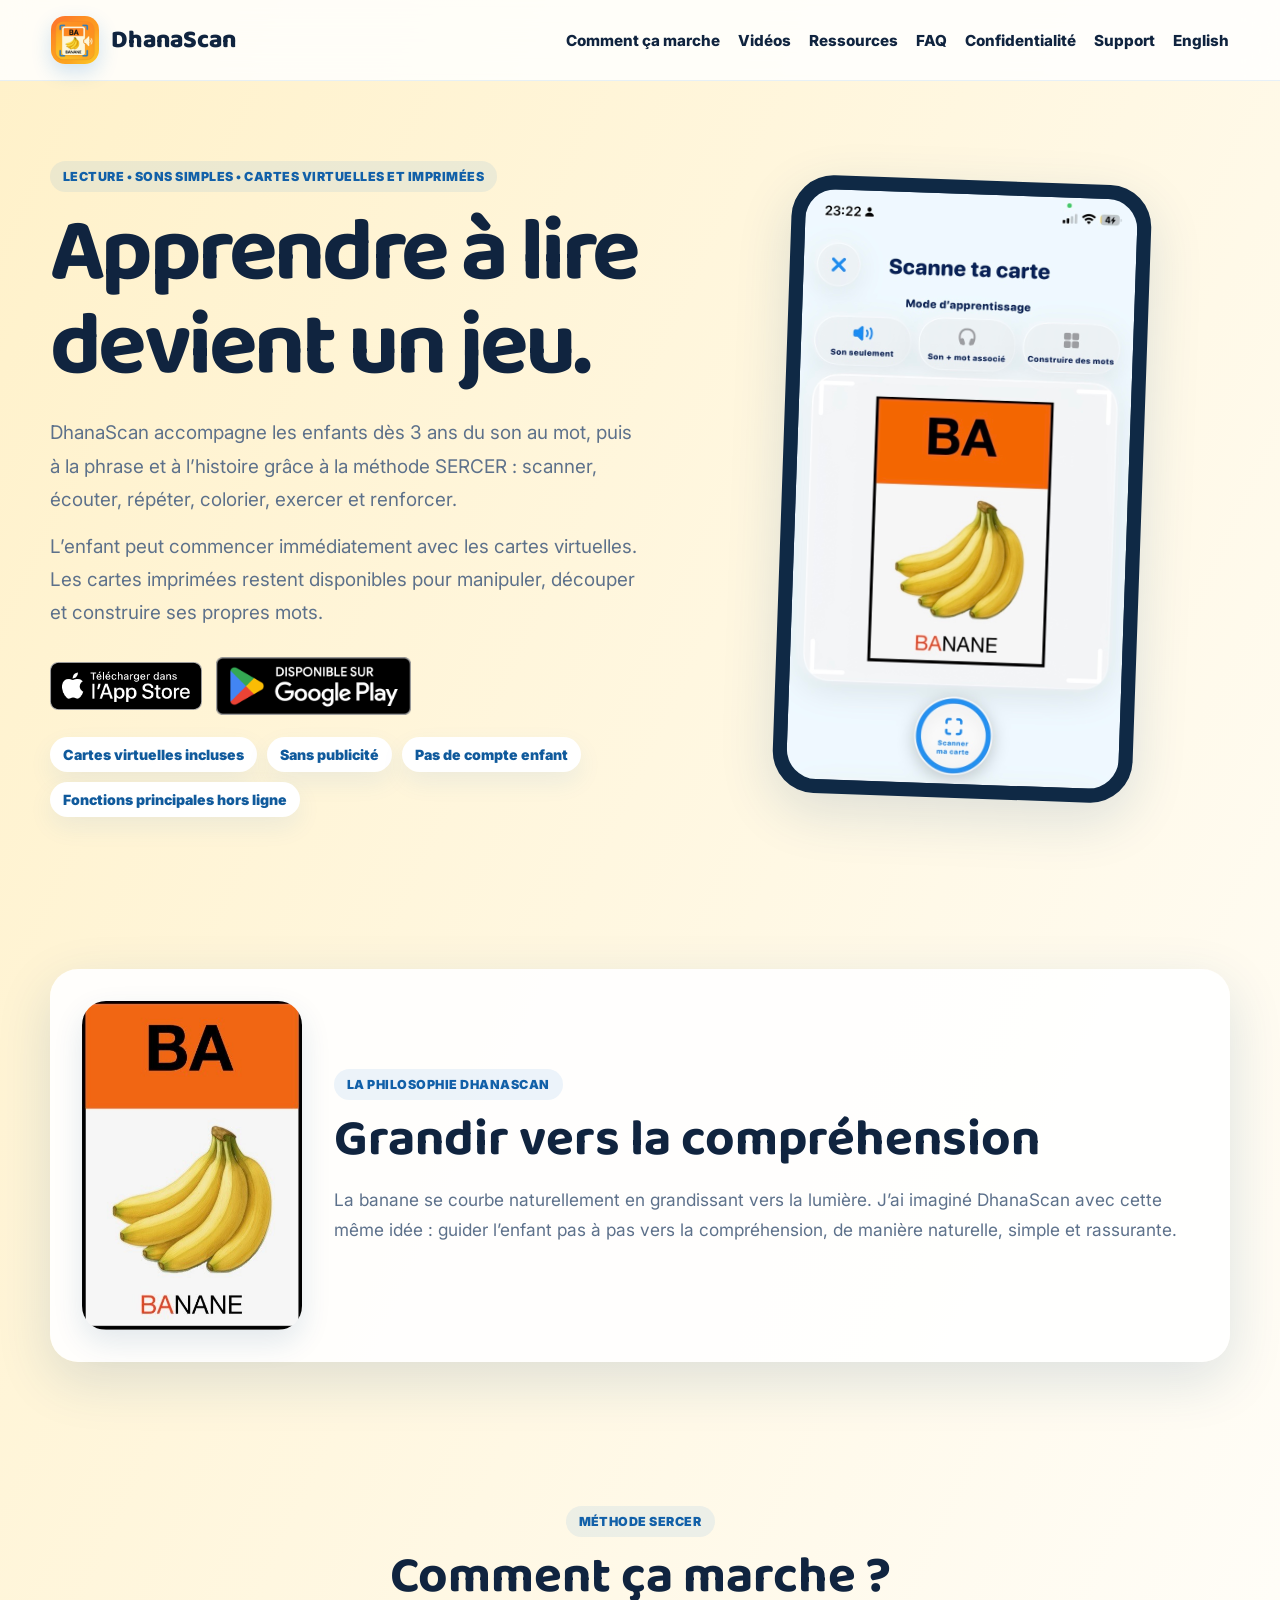
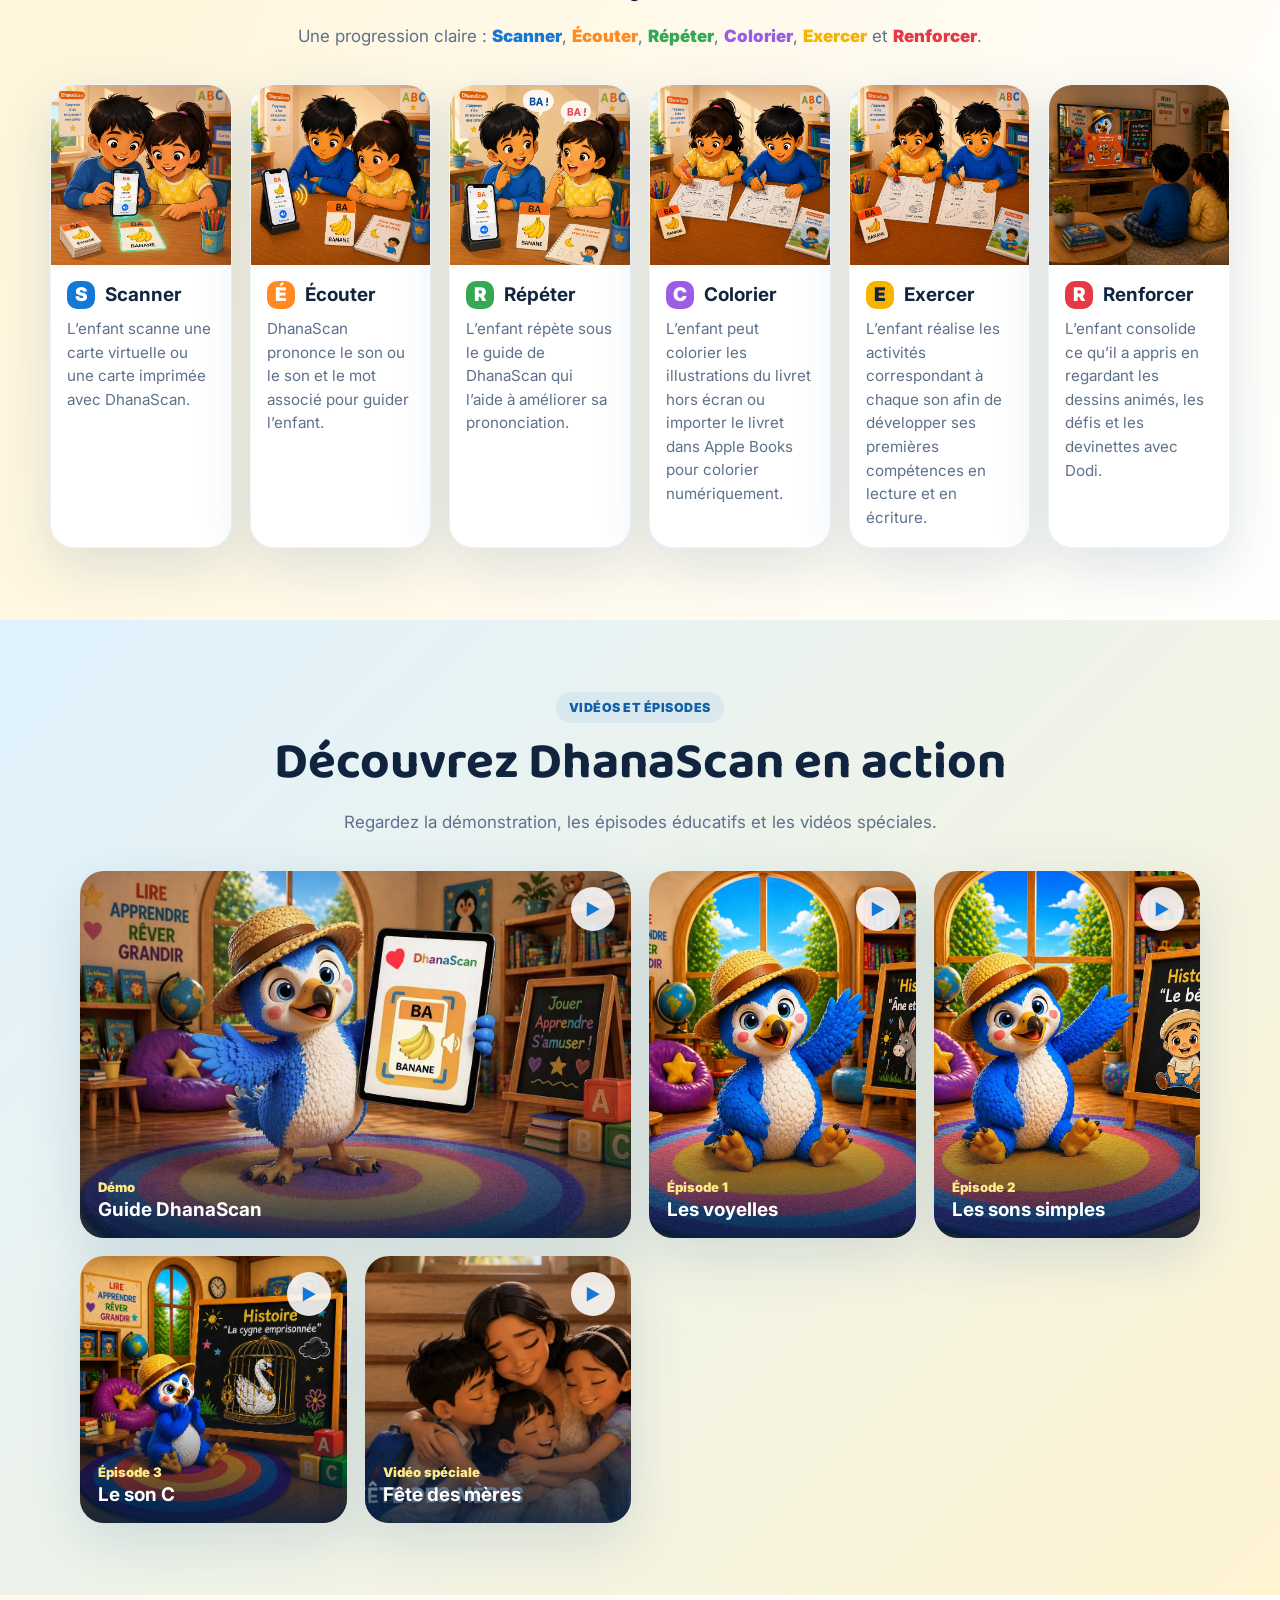
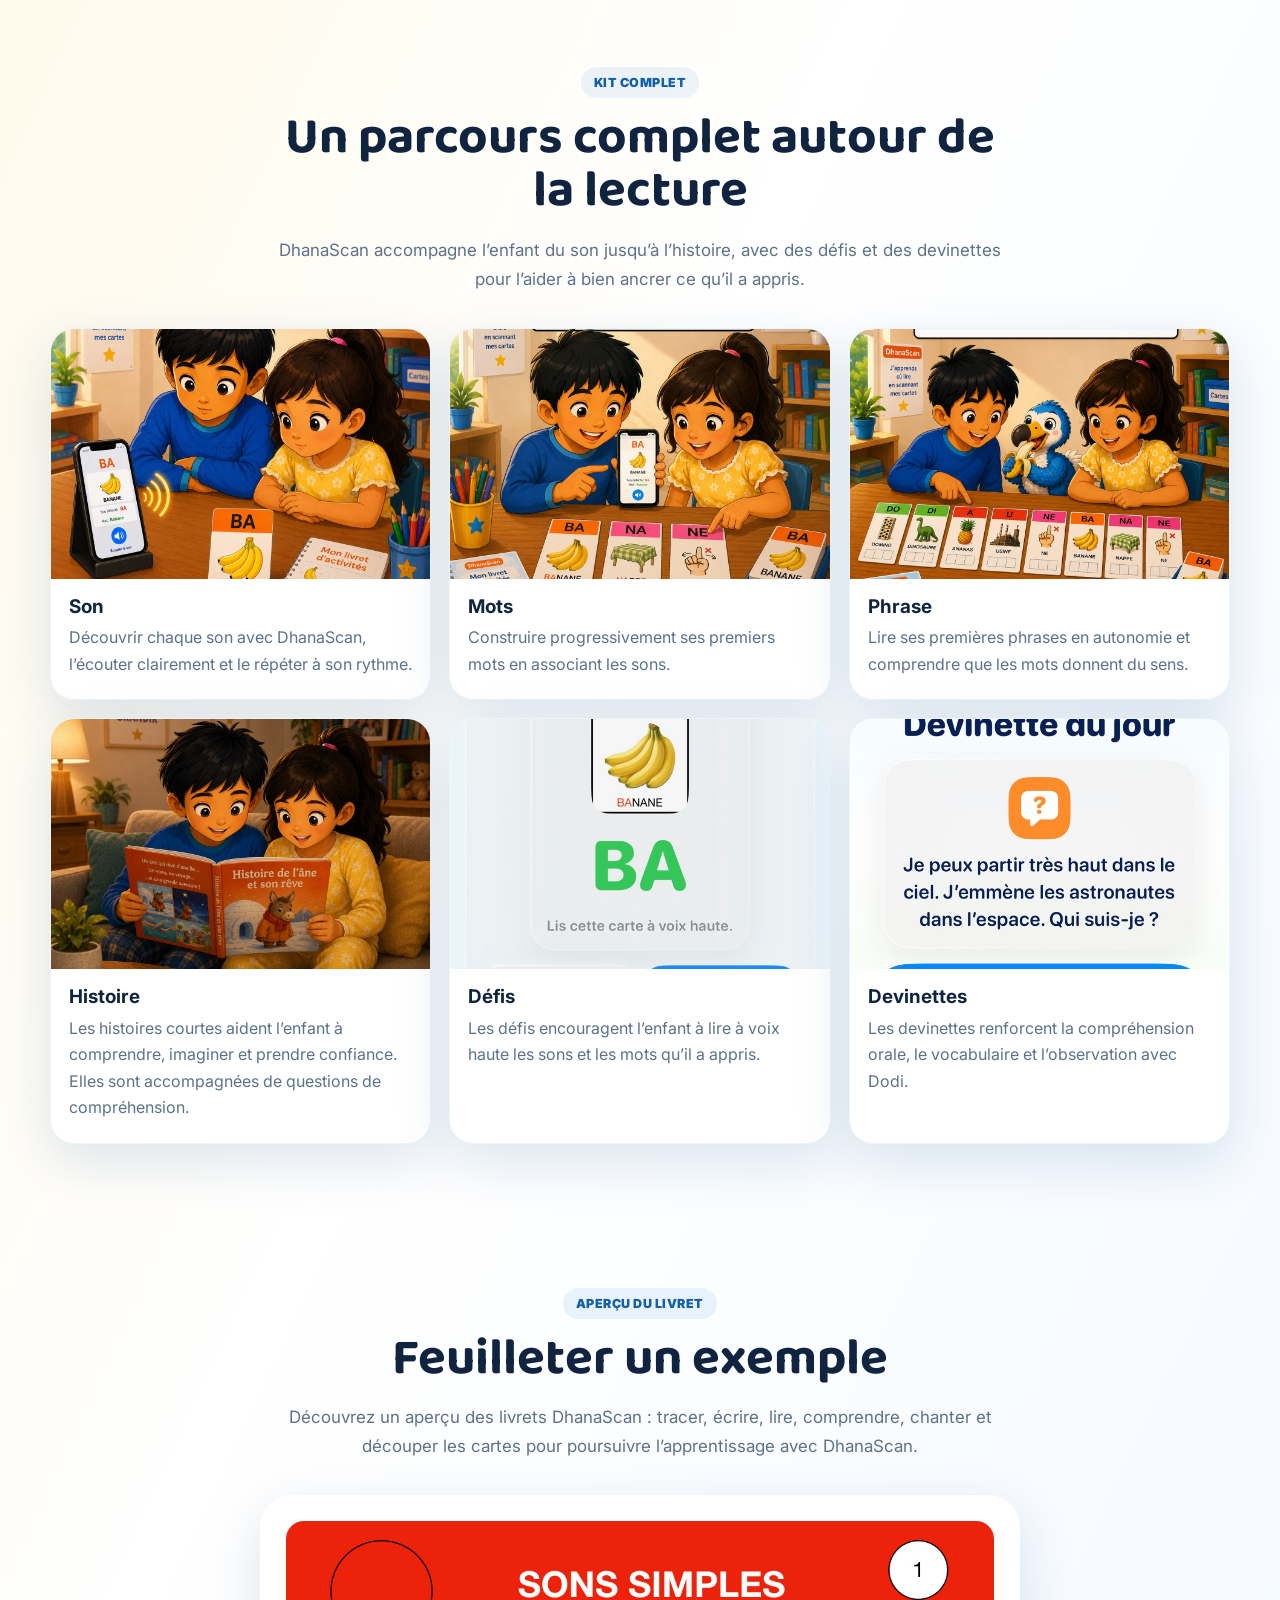
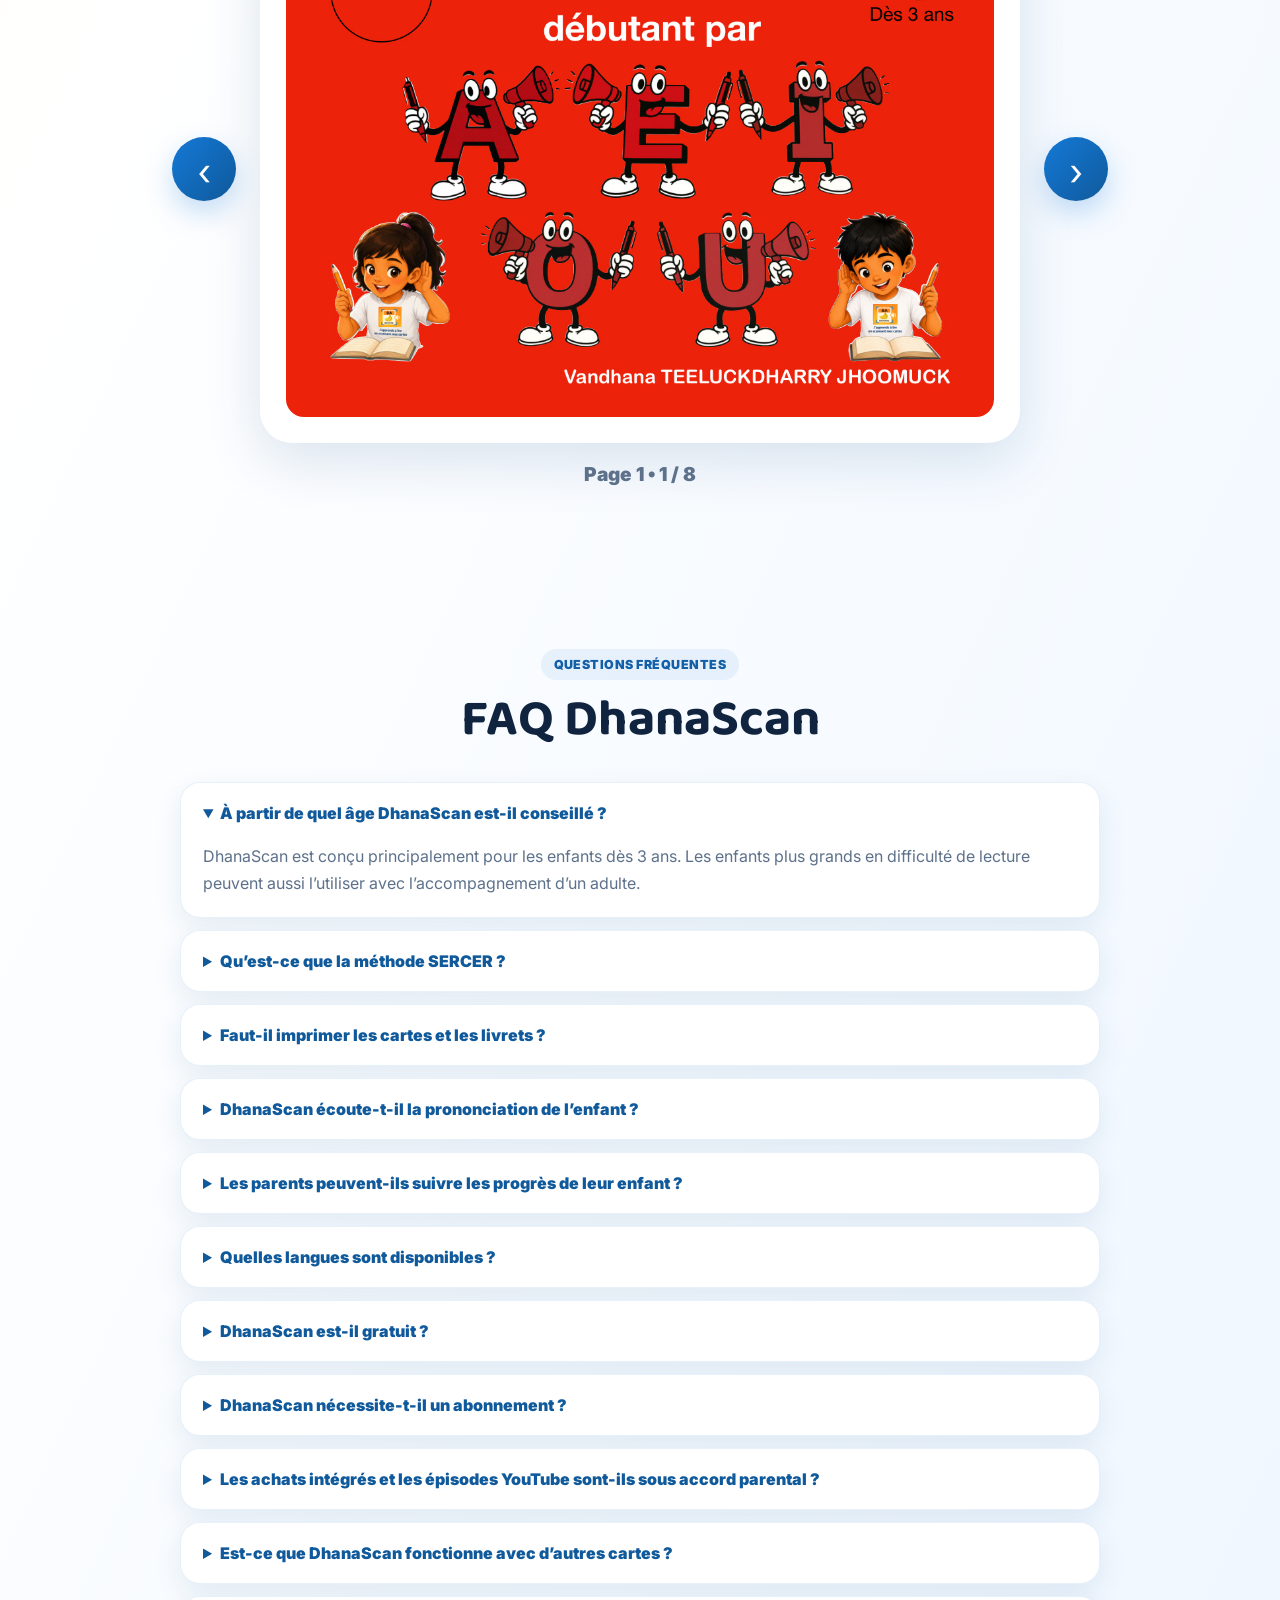
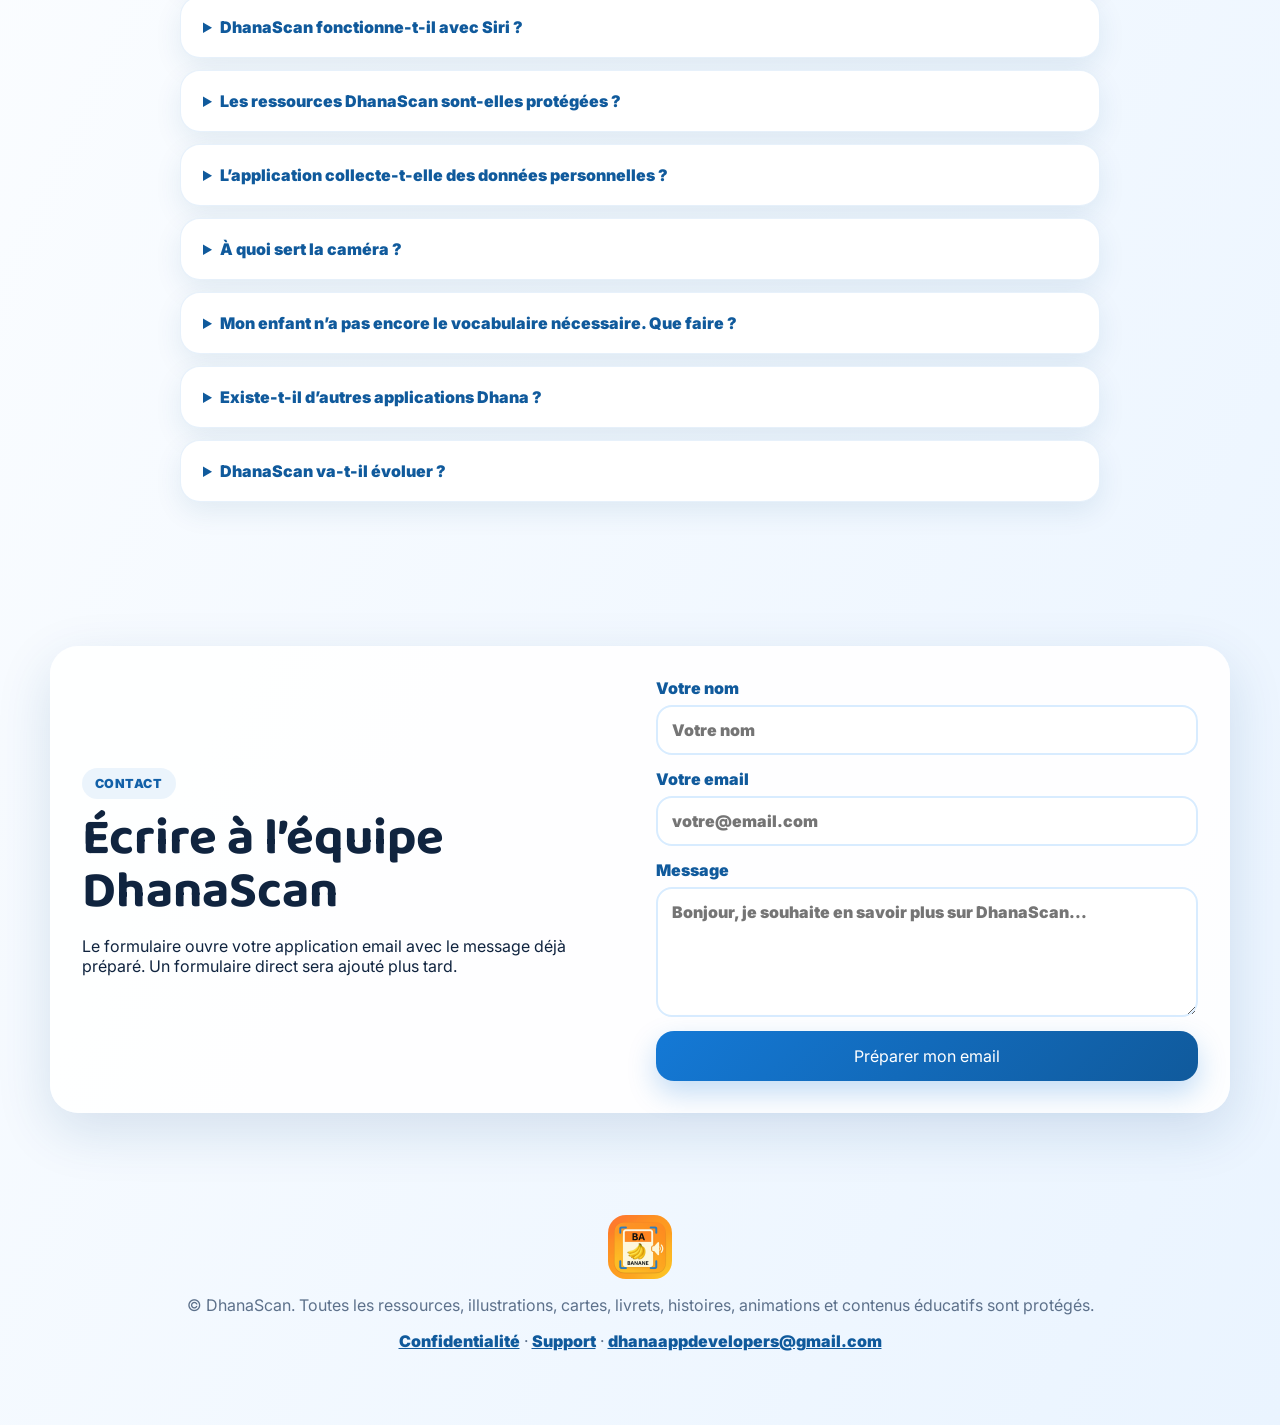
<file: index.html>
<!DOCTYPE html>
<html lang="fr">
<head>
<meta charset="UTF-8" />
<meta name="viewport" content="width=device-width, initial-scale=1.0" />
<title>DhanaScan — Apprendre à lire dès 3 ans</title>
<meta name="description" content="DhanaScan aide les enfants à apprendre à lire progressivement, du son au mot, puis à la phrase et à l’histoire, avec la méthode SERCER." />
<link rel="stylesheet" href="style.css" />
</head>
<body>
<header class="site-header">
  <a class="brand" href="index.html">
    <img src="assets/logo.png" alt="Logo DhanaScan">
    <span>DhanaScan</span>
  </a>
  <button class="menu-button" aria-label="Ouvrir le menu" aria-expanded="false">☰</button>
  <nav class="site-nav">
    <a href="#comment-ca-marche">Comment ça marche</a>
    <a href="#videos">Vidéos</a>
    <a href="#ressources">Ressources</a>
    <a href="#faq">FAQ</a>
    <a href="privacy.html">Confidentialité</a>
    <a href="support.html">Support</a>
    <a href="english.html">English</a>
  </nav>
</header>

<main>
  <section class="hero section">
    <div class="hero-copy">
      <p class="eyebrow">Lecture • Sons simples • Cartes virtuelles et imprimées</p>
      <h1>Apprendre à lire devient un jeu.</h1>
      <p class="lead">DhanaScan accompagne les enfants dès 3 ans du son au mot, puis à la phrase et à l’histoire grâce à la méthode SERCER : scanner, écouter, répéter, colorier, exercer et renforcer.</p>
      <p class="lead compact-lead">L’enfant peut commencer immédiatement avec les cartes virtuelles. Les cartes imprimées restent disponibles pour manipuler, découper et construire ses propres mots.</p>
      <div class="hero-actions">
        <a href="https://apps.apple.com/fr/app/dhanascan/id6754569638?l=en-GBDhanaScan" target="_blank" rel="noopener" class="store-badge">
          <img src="assets/appstore-badge.png" alt="Télécharger dans l’App Store">
        </a>
        <a href="https://play.google.com/store/apps/details?id=com.jhoomuck.dhanascan&pcampaignid=web_share" target="_blank" rel="noopener" class="store-badge google">
          <img src="assets/googleplay-badge.png" alt="Disponible sur Google Play">
        </a>
      </div>
      <div class="trust-list">
        <span>Cartes virtuelles incluses</span>
        <span>Sans publicité</span>
        <span>Pas de compte enfant</span>
        <span>Fonctions principales hors ligne</span>
      </div>
    </div>
    <div class="hero-visual">
      <div class="phone-frame">
        <img src="assets/app-screen.jpg" alt="Capture d’écran DhanaScan avec la carte BA Banane">
      </div>
    </div>
  </section>

  <section class="section philosophy">
    <div class="quote-card">
      <img src="assets/carte-ba.jpg" alt="Carte BA Banane DhanaScan">
      <div>
        <p class="eyebrow">La philosophie DhanaScan</p>
        <h2>Grandir vers la compréhension</h2>
        <p>La banane se courbe naturellement en grandissant vers la lumière. J’ai imaginé DhanaScan avec cette même idée : guider l’enfant pas à pas vers la compréhension, de manière naturelle, simple et rassurante.</p>
      </div>
    </div>
  </section>

  <section id="comment-ca-marche" class="section how-section">
    <div class="section-heading">
      <p class="eyebrow">Méthode SERCER</p>
      <h2>Comment ça marche ?</h2>
      <p>Une progression claire : <span class="sercer-word scan">Scanner</span>, <span class="sercer-word listen">Écouter</span>, <span class="sercer-word repeat">Répéter</span>, <span class="sercer-word colour">Colorier</span>, <span class="sercer-word exercise">Exercer</span> et <span class="sercer-word reinforce">Renforcer</span>.</p>
    </div>

    <div class="steps-row sercer-row">
      <article class="step-mini-card">
        <img src="assets/guide-scanner-sercer.jpg" alt="Scanner avec DhanaScan">
        <h3><span class="sercer-letter scan">S</span> Scanner</h3>
        <p>L’enfant scanne une carte virtuelle ou une carte imprimée avec DhanaScan.</p>
      </article>
      <article class="step-mini-card">
        <img src="assets/guide-listen.jpg" alt="Écouter le son">
        <h3><span class="sercer-letter listen">É</span> Écouter</h3>
        <p>DhanaScan prononce le son ou le son et le mot associé pour guider l’enfant.</p>
      </article>
      <article class="step-mini-card">
        <img src="assets/guide-repeat.jpg" alt="Répéter le son sous le guide de DhanaScan">
        <h3><span class="sercer-letter repeat">R</span> Répéter</h3>
        <p>L’enfant répète sous le guide de DhanaScan qui l’aide à améliorer sa prononciation.</p>
      </article>
      <article class="step-mini-card">
        <img src="assets/guide-colour.jpg" alt="Colorier le livret DhanaScan">
        <h3><span class="sercer-letter colour">C</span> Colorier</h3>
        <p>L’enfant peut colorier les illustrations du livret hors écran ou importer le livret dans Apple Books pour colorier numériquement.</p>
      </article>
      <article class="step-mini-card">
        <img src="assets/guide-exercise-new.jpg" alt="Exercer les activités DhanaScan">
        <h3><span class="sercer-letter exercise">E</span> Exercer</h3>
        <p>L’enfant réalise les activités correspondant à chaque son afin de développer ses premières compétences en lecture et en écriture.</p>
      </article>
      <article class="step-mini-card">
        <img src="assets/guide-reinforce.jpg" alt="Renforcer avec les épisodes de Dodi">
        <h3><span class="sercer-letter reinforce">R</span> Renforcer</h3>
        <p>L’enfant consolide ce qu’il a appris en regardant les dessins animés, les défis et les devinettes avec Dodi.</p>
      </article>
    </div>
  </section>

  <section id="videos" class="section blue-section">
    <div class="section-heading">
      <p class="eyebrow">Vidéos et épisodes</p>
      <h2>Découvrez DhanaScan en action</h2>
      <p>Regardez la démonstration, les épisodes éducatifs et les vidéos spéciales.</p>
    </div>

    <div class="video-grid">
      <a class="video-card featured" href="https://youtu.be/ShxHFeh6p10" target="_blank" rel="noopener">
        <img src="assets/demo-thumb.jpg" alt="Miniature de la vidéo démo DhanaScan">
        <div><span>Démo</span><h3>Guide DhanaScan</h3></div>
      </a>
      <a class="video-card" href="https://youtu.be/DUyugPJpC98?si=YldKGDni1vHO0HAK" target="_blank" rel="noopener">
        <img src="assets/episode-1.jpg" alt="Épisode 1 DhanaScan">
        <div><span>Épisode 1</span><h3>Les voyelles</h3></div>
      </a>
      <a class="video-card" href="https://youtu.be/LQjaQuN5zHQ?si=RwSG2Dj_6SN6zhyK" target="_blank" rel="noopener">
        <img src="assets/episode-2.jpg" alt="Épisode 2 DhanaScan">
        <div><span>Épisode 2</span><h3>Les sons simples</h3></div>
      </a>
      <a class="video-card" href="https://youtu.be/Hh1DCTqOA80?si=nwmlUrmBn483NsmO" target="_blank" rel="noopener">
        <img src="assets/episode-3.jpg" alt="Épisode 3 DhanaScan">
        <div><span>Épisode 3</span><h3>Le son C</h3></div>
      </a>
      <a class="video-card" href="https://youtu.be/RFBoHSsyTNc?si=egQP6giWbLI-6aT-" target="_blank" rel="noopener">
        <img src="assets/fete-meres.jpg" alt="Vidéo spéciale fête des mères">
        <div><span>Vidéo spéciale</span><h3>Fête des mères</h3></div>
      </a>
    </div>
  </section>

  <section id="ressources" class="section">
    <div class="section-heading">
      <p class="eyebrow">Kit complet</p>
      <h2>Un parcours complet autour de la lecture</h2>
      <p>DhanaScan accompagne l’enfant du son jusqu’à l’histoire, avec des défis et des devinettes pour l’aider à bien ancrer ce qu’il a appris.</p>
    </div>

    <div class="resource-grid learning-grid">
      <article class="resource-card">
        <img src="assets/sound-listen.jpg" alt="Découvrir les sons avec DhanaScan">
        <h3>Son</h3>
        <p>Découvrir chaque son avec DhanaScan, l’écouter clairement et le répéter à son rythme.</p>
      </article>
      <article class="resource-card">
        <img src="assets/words.jpg" alt="Construire les premiers mots avec les cartes">
        <h3>Mots</h3>
        <p>Construire progressivement ses premiers mots en associant les sons.</p>
      </article>
      <article class="resource-card">
        <img src="assets/sentence.jpg" alt="Lire une première phrase avec Dodi">
        <h3>Phrase</h3>
        <p>Lire ses premières phrases en autonomie et comprendre que les mots donnent du sens.</p>
      </article>
      <article class="resource-card">
        <img src="assets/story.jpg" alt="Histoire DhanaScan avec questions de compréhension">
        <h3>Histoire</h3>
        <p>Les histoires courtes aident l’enfant à comprendre, imaginer et prendre confiance. Elles sont accompagnées de questions de compréhension.</p>
      </article>
      <article class="resource-card">
        <img src="assets/challenge.jpg" alt="Défi DhanaScan pour lire à voix haute">
        <h3>Défis</h3>
        <p>Les défis encouragent l’enfant à lire à voix haute les sons et les mots qu’il a appris.</p>
      </article>
      <article class="resource-card">
        <img src="assets/riddle.jpg" alt="Devinette avec Dodi">
        <h3>Devinettes</h3>
        <p>Les devinettes renforcent la compréhension orale, le vocabulaire et l’observation avec Dodi.</p>
      </article>
    </div>
  </section>

  <section class="section booklet-section">
    <div class="section-heading">
      <p class="eyebrow">Aperçu du livret</p>
      <h2>Feuilleter un exemple</h2>
      <p>Découvrez un aperçu des livrets DhanaScan : tracer, écrire, lire, comprendre, chanter et découper les cartes pour poursuivre l’apprentissage avec DhanaScan.</p>
    </div>
    <div class="booklet-viewer">
      <button class="booklet-btn" id="prevPage">‹</button>
      <div class="booklet-page">
        <img id="bookletImage" src="assets/livret-aeiou-page-1.jpg" alt="Aperçu du livret DhanaScan">
      </div>
      <button class="booklet-btn" id="nextPage">›</button>
    </div>
    <p class="booklet-caption" id="bookletCaption">Page 1 / 8</p>
  </section>

  <section id="faq" class="section">
    <div class="section-heading">
      <p class="eyebrow">Questions fréquentes</p>
      <h2>FAQ DhanaScan</h2>
    </div>

    <div class="faq-list">
      <details open><summary>À partir de quel âge DhanaScan est-il conseillé ?</summary><p>DhanaScan est conçu principalement pour les enfants dès 3 ans. Les enfants plus grands en difficulté de lecture peuvent aussi l’utiliser avec l’accompagnement d’un adulte.</p></details>
      <details><summary>Qu’est-ce que la méthode SERCER ?</summary><p><strong>SERCER</strong> signifie <strong class="scan-text">S</strong>canner, <strong class="listen-text">É</strong>couter, <strong class="repeat-text">R</strong>épéter, <strong class="colour-text">C</strong>olorier, <strong class="exercise-text">E</strong>xercer et <strong class="reinforce-text">R</strong>enforcer. L’enfant scanne une carte, écoute le son, répète avec le guide de DhanaScan, colorie les illustrations des livrets, exerce les activités de chaque son, puis renforce ses apprentissages grâce aux dessins animés, aux défis et aux devinettes.</p></details>
      <details><summary>Faut-il imprimer les cartes et les livrets ?</summary><p>Non, il n’est plus nécessaire d’imprimer les cartes pour commencer. L’enfant peut apprendre avec les cartes virtuelles directement dans l’application. Les cartes imprimées restent disponibles pour manipuler, découper et construire ses propres mots. Les livrets peuvent être imprimés pour colorier et faire les exercices hors écran, ou importés dans Apple Books pour une utilisation numérique.</p></details>
      <details><summary>DhanaScan écoute-t-il la prononciation de l’enfant ?</summary><p>Oui. Dans les activités guidées, DhanaScan peut écouter lorsque l’enfant répète afin de l’aider à pratiquer sa prononciation. L’objectif est d’encourager l’enfant, pas de le mettre en échec. Si l’enfant dit une syllabe plusieurs fois et que l’app ne comprend pas, il peut essayer de dire un mot qui commence par cette syllabe, ou ajouter <strong>le</strong>, <strong>la</strong>, <strong>un</strong> ou <strong>une</strong> devant le mot. Par exemple : <strong>banane</strong>, <strong>la banane</strong>, <strong>un ballon</strong>.</p></details>
      <details><summary>Les parents peuvent-ils suivre les progrès de leur enfant ?</summary><p>Oui. Les parents peuvent voir la progression de l’enfant et les badges acquis. Ils peuvent aussi imprimer les badges depuis la section Cartes, les découper et les coller dans les livrets lorsque l’enfant a terminé son travail. Les badges valorisent les progrès réalisés sans encourager plus de temps d’écran.</p></details>
      <details><summary>Quelles langues sont disponibles ?</summary><p>Le français, l’anglais et l’hindi sont actuellement disponibles dans DhanaScan. D’autres contenus en anglais et en hindi sont en préparation et seront ajoutés progressivement.</p></details>
      <details><summary>DhanaScan est-il gratuit ?</summary><p>Oui. L’application DhanaScan peut être téléchargée gratuitement. Certaines ressources complémentaires dans l’application, comme des livrets, cartes ou contenus éducatifs, sont proposées en achats intégrés à des prix abordables afin de soutenir le développement du projet et la création de nouveaux contenus.</p></details>
      <details><summary>DhanaScan nécessite-t-il un abonnement ?</summary><p>Non. DhanaScan ne fonctionne pas avec un abonnement mensuel.</p></details>
      <details><summary>Les achats intégrés et les épisodes YouTube sont-ils sous accord parental ?</summary><p>Oui. Les ressources payantes et les épisodes YouTube doivent être utilisés avec l’accord et la supervision d’un parent ou d’un adulte responsable.</p></details>
      <details><summary>Est-ce que DhanaScan fonctionne avec d’autres cartes ?</summary><p>Non. DhanaScan fonctionne avec les cartes éducatives Dhana conçues spécialement pour l’application, y compris les cartes virtuelles intégrées et les cartes imprimées.</p></details>
      <details><summary>DhanaScan fonctionne-t-il avec Siri ?</summary><p>Oui. Grâce aux App Intents, les familles peuvent ouvrir directement certains packs de sons. Exemples : « Scanne la carte B avec DhanaScan », « Ouvre les cartes B dans DhanaScan », ou en anglais : “Scan card B with DhanaScan”.</p></details>
      <details><summary>Les ressources DhanaScan sont-elles protégées ?</summary><p>Oui. Toutes les ressources proposées sur DhanaScan, comme les cartes, livrets, histoires, illustrations, animations et contenus éducatifs, sont protégées par le droit d’auteur et restent la propriété de DhanaScan.</p></details>
      <details><summary>L’application collecte-t-elle des données personnelles ?</summary><p>Non. DhanaScan ne collecte pas de données personnelles des enfants. Il n’y a pas de compte enfant et pas de publicité.</p></details>
      <details><summary>À quoi sert la caméra ?</summary><p>La caméra est utilisée uniquement pour scanner les cartes éducatives Dhana. Les images ne sont pas envoyées sur un serveur.</p></details>
      <details><summary>Mon enfant n’a pas encore le vocabulaire nécessaire. Que faire ?</summary><p>Vous pouvez compléter l’apprentissage avec DhanaMoriah, une application conçue pour enrichir le vocabulaire des enfants à travers des images, des mots et des activités simples.</p></details>
      <details><summary>Existe-t-il d’autres applications Dhana ?</summary><p>Oui. L’univers Dhana comprend également :</p><ul><li>DhanaStories — histoires éducatives pour enfants</li><li>DhanaTaleStories — histoires racontées et activités de coloriage</li><li>DhanaVerbeFrançais — apprentissage des verbes français</li><li>DhanaRangDe — activités créatives pour enfants</li><li>DhanaMathSmart — apprentissage des mathématiques à travers des activités simples et ludiques</li></ul></details>
      <details><summary>DhanaScan va-t-il évoluer ?</summary><p>Oui. Le projet DhanaScan évolue régulièrement avec de nouvelles fonctionnalités, histoires, cartes, animations et ressources éducatives afin d’accompagner les enfants dans leur découverte de la lecture de manière ludique et progressive.</p></details>
    </div>
  </section>

  <section id="contact" class="section contact-section">
    <div class="contact-card">
      <div>
        <p class="eyebrow">Contact</p>
        <h2>Écrire à l’équipe DhanaScan</h2>
        <p>Le formulaire ouvre votre application email avec le message déjà préparé. Un formulaire direct sera ajouté plus tard.</p>
      </div>
      <form id="contactForm" class="contact-form">
        <label>Votre nom<input id="name" type="text" placeholder="Votre nom"></label>
        <label>Votre email<input id="email" type="email" placeholder="votre@email.com"></label>
        <label>Message<textarea id="message" rows="5" placeholder="Bonjour, je souhaite en savoir plus sur DhanaScan..."></textarea></label>
        <button type="submit">Préparer mon email</button>
      </form>
    </div>
  </section>
</main>

<footer class="footer">
  <img src="assets/logo.png" alt="Logo DhanaScan">
  <p>© DhanaScan. Toutes les ressources, illustrations, cartes, livrets, histoires, animations et contenus éducatifs sont protégés.</p>
  <p><a href="privacy.html">Confidentialité</a> · <a href="support.html">Support</a> · <a href="mailto:dhanaappdevelopers@gmail.com">dhanaappdevelopers@gmail.com</a></p>
</footer>

<script src="script.js"></script>
</body>
</html>
</file>
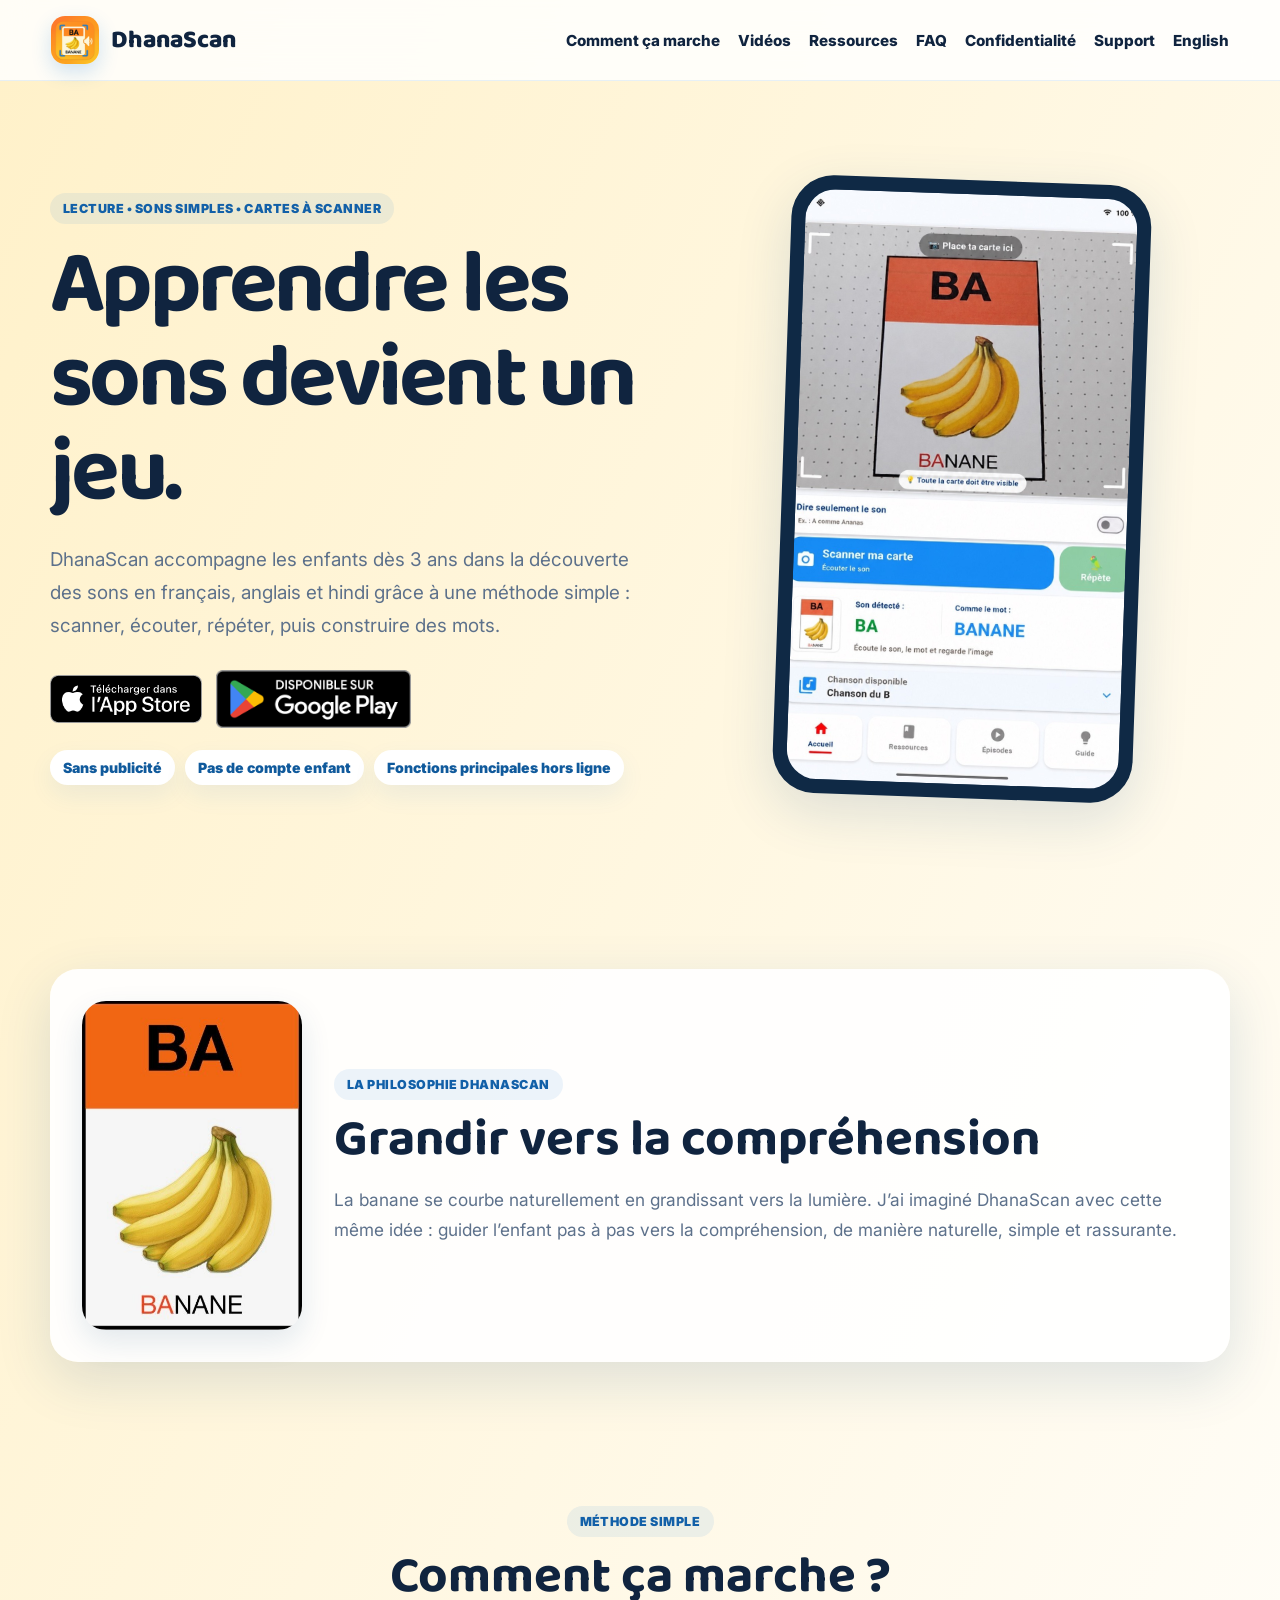
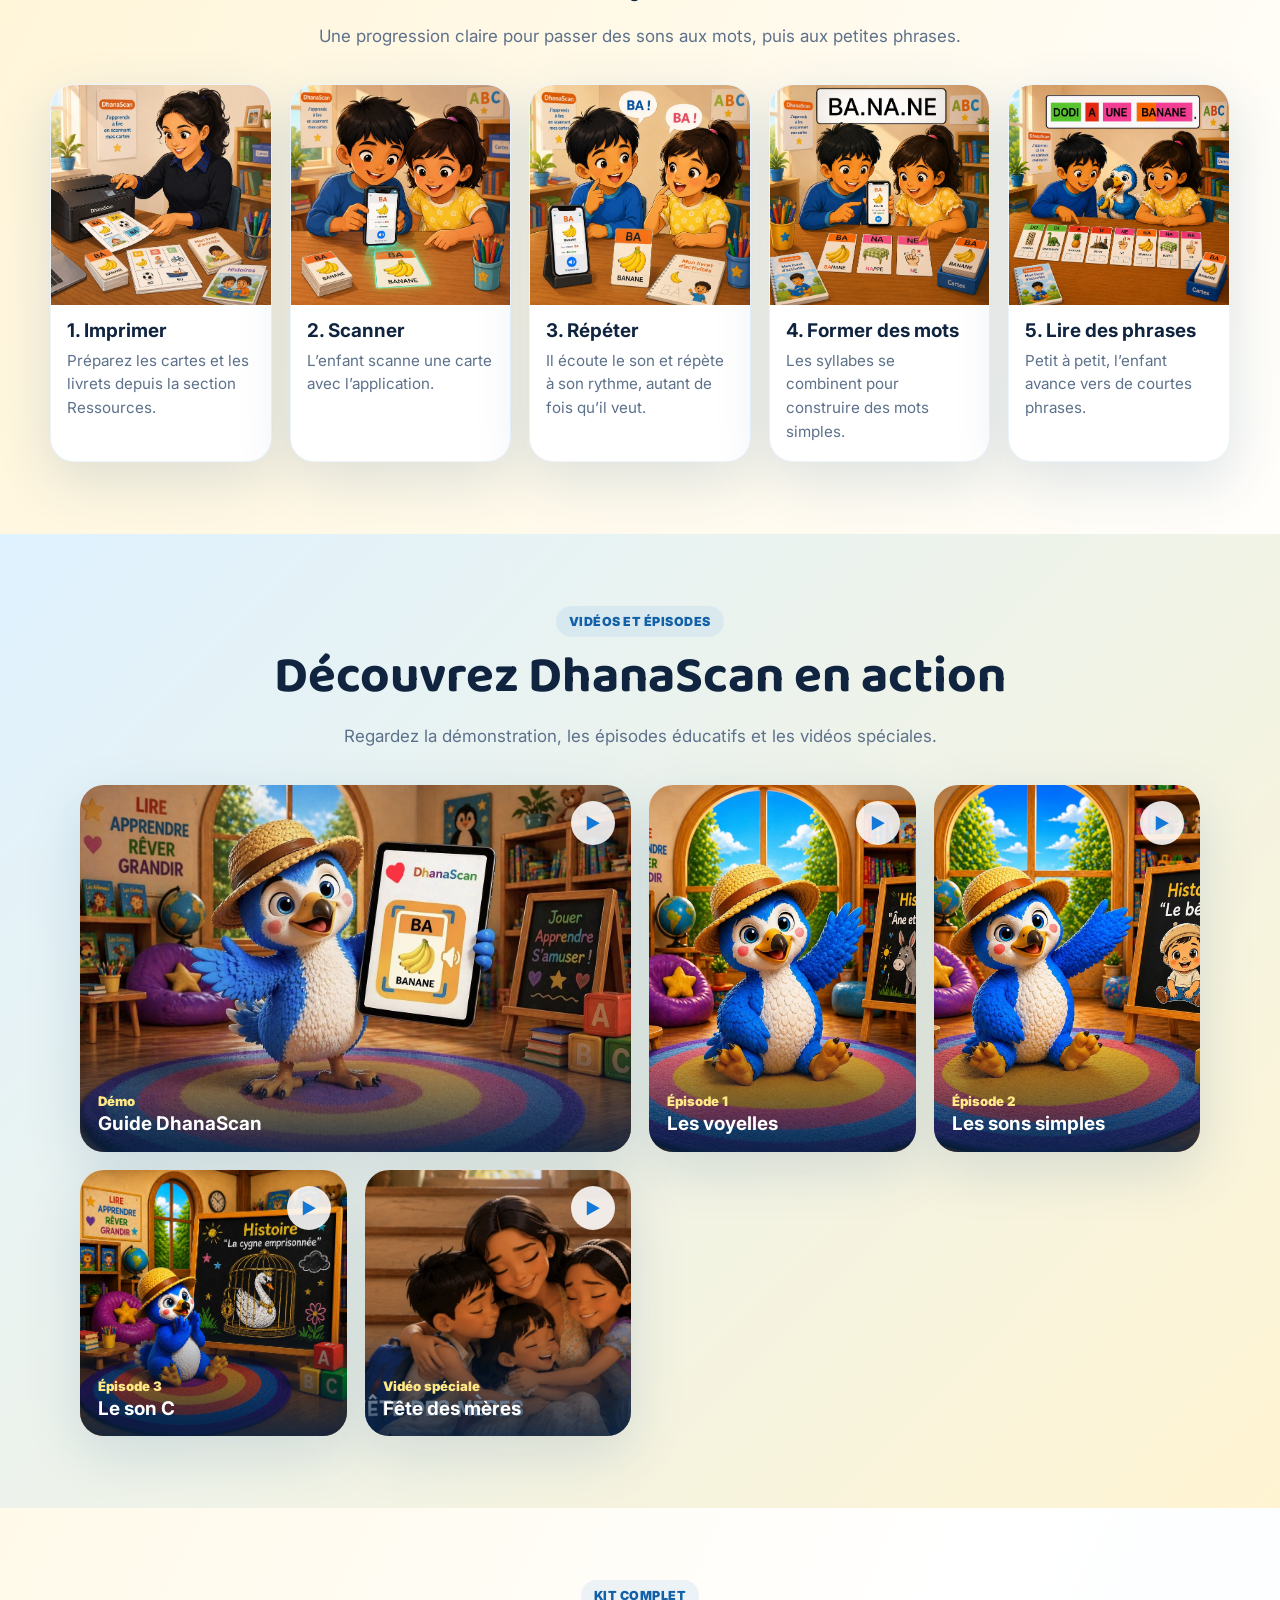
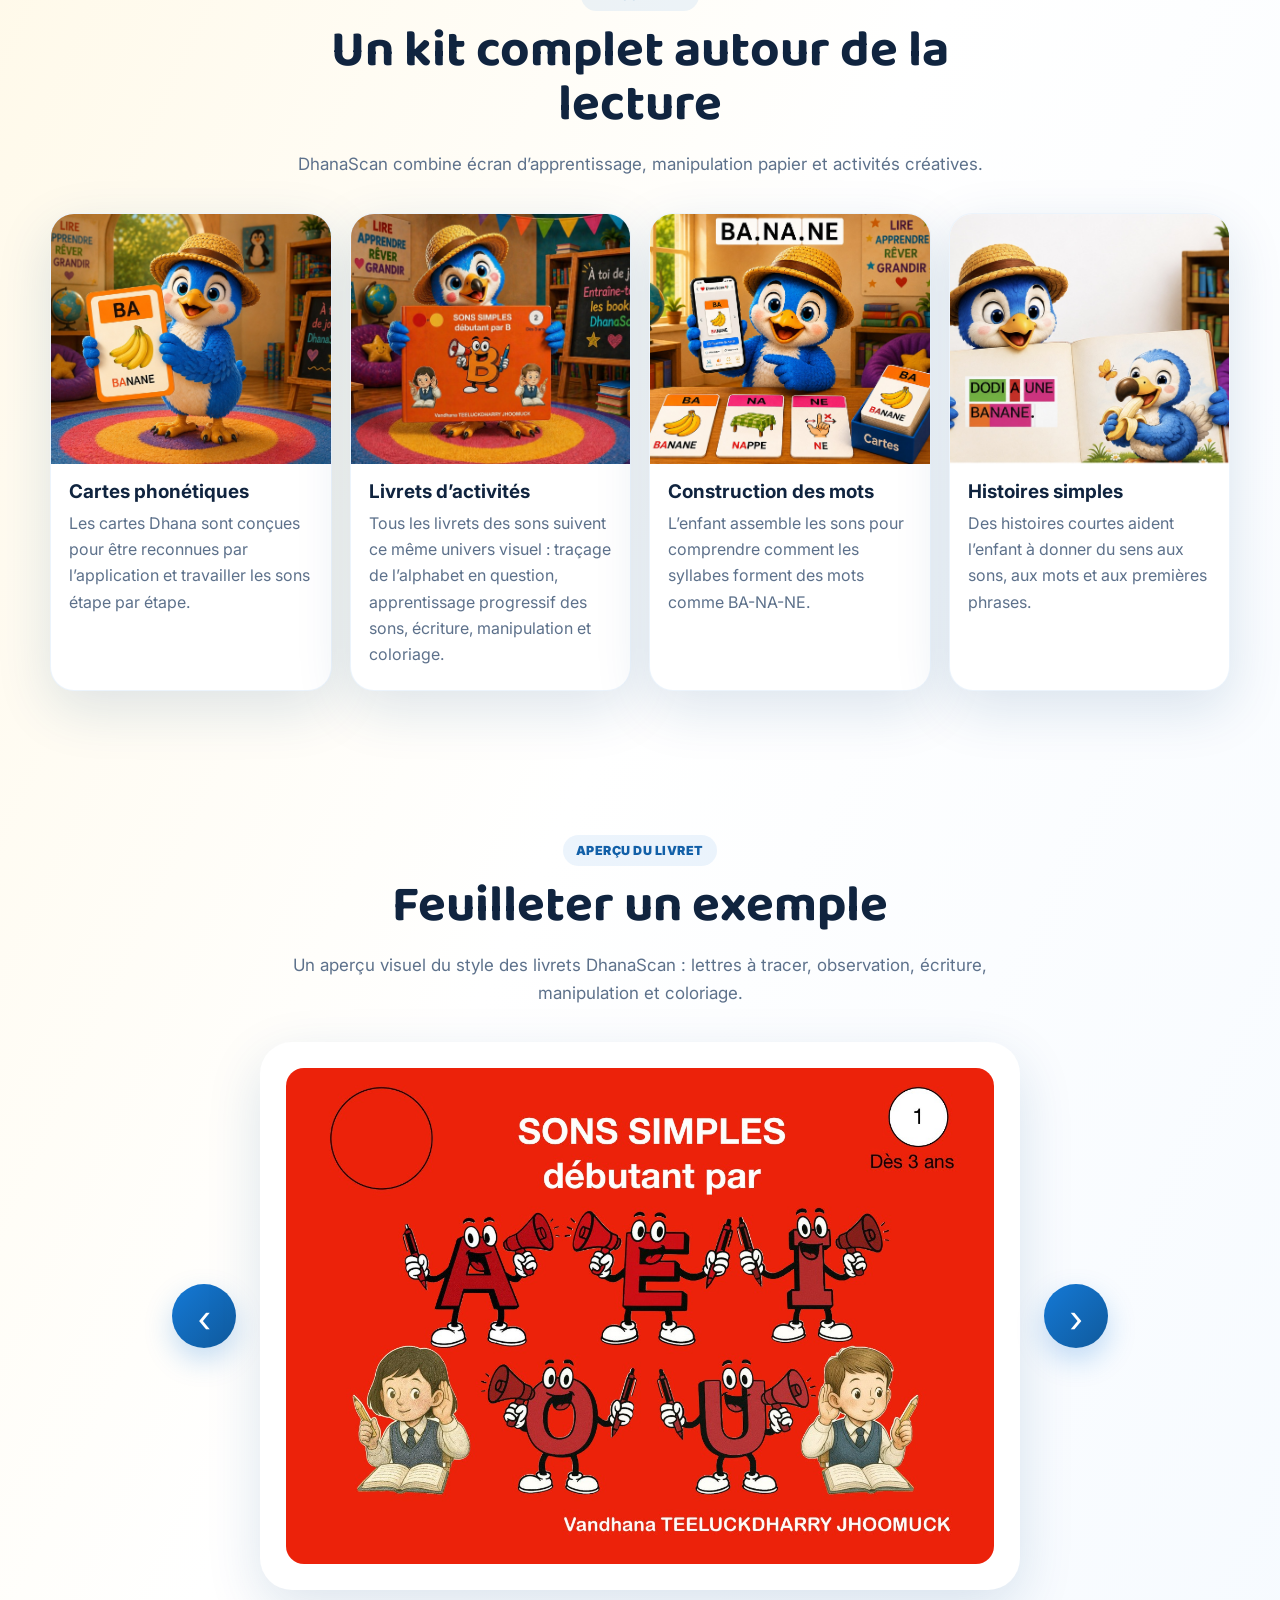
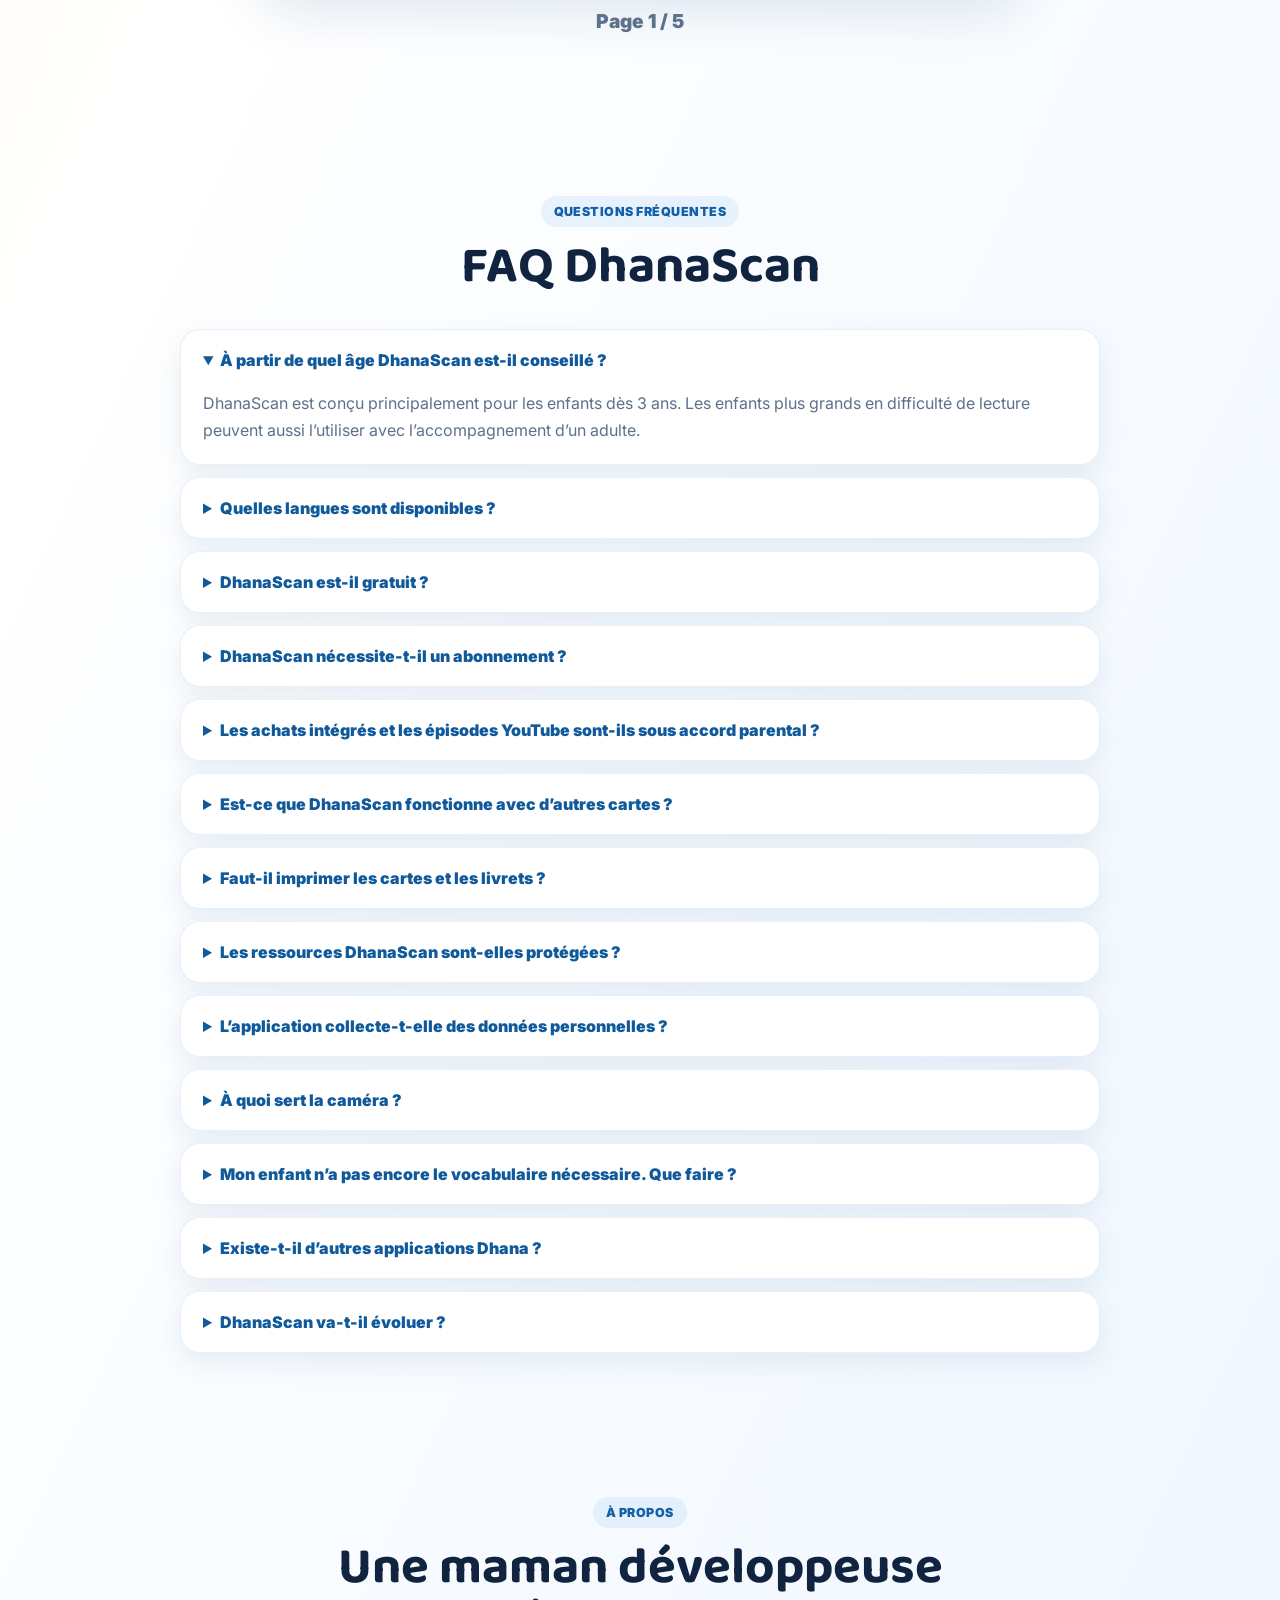
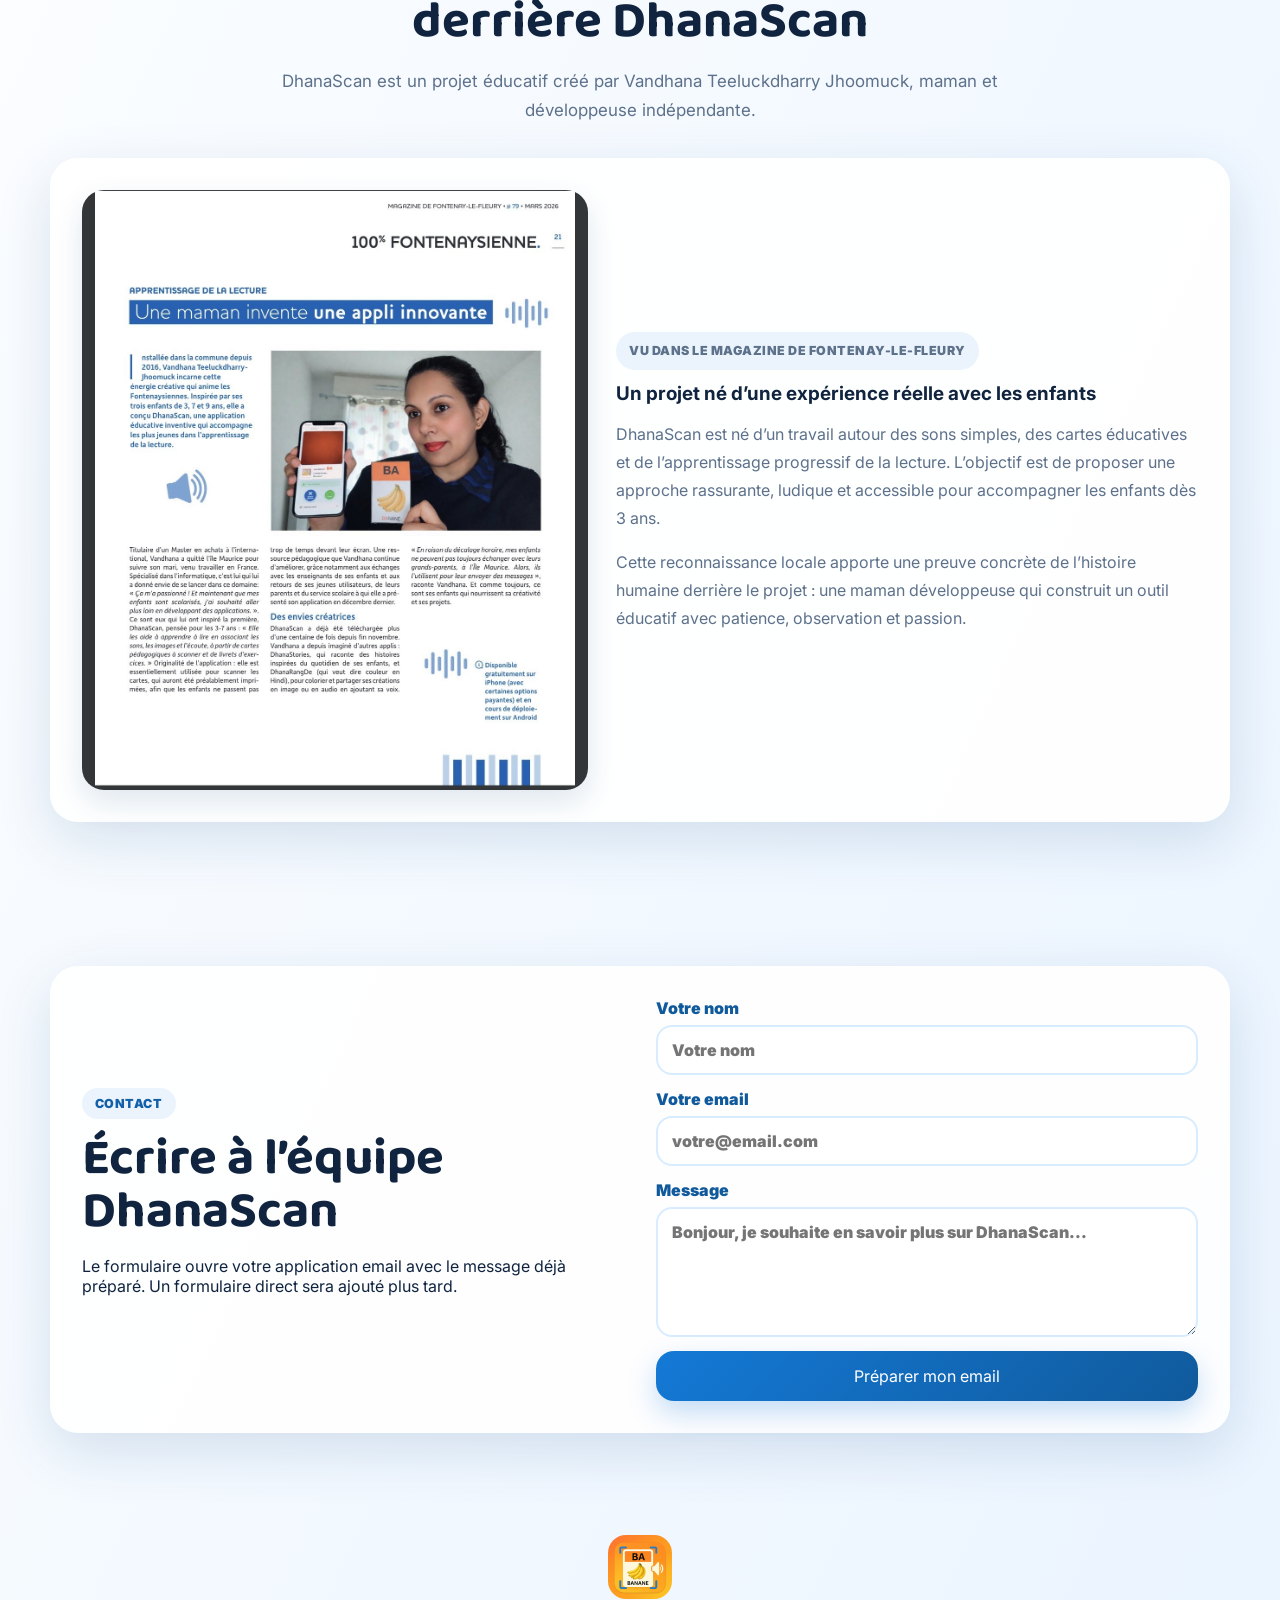
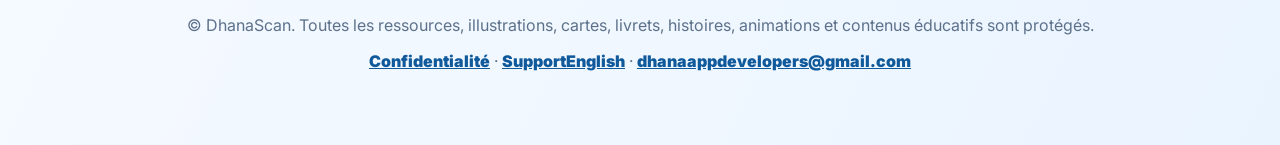
<file: dhanascan-site-final-pro-v3-bilingual/index.html>
<!DOCTYPE html>
<html lang="fr">
<head>
<meta charset="UTF-8" />
<meta name="viewport" content="width=device-width, initial-scale=1.0" />
<title>DhanaScan — Apprendre les sons dès 3 ans</title>
<meta name="description" content="DhanaScan aide les enfants à apprendre les sons simples grâce aux cartes à scanner, aux livrets, aux histoires et aux vidéos éducatives." />
<link rel="stylesheet" href="style.css" />
</head>
<body>
<header class="site-header">
  <a class="brand" href="index.html">
    <img src="assets/logo.png" alt="Logo DhanaScan">
    <span>DhanaScan</span>
  </a>
  <button class="menu-button" aria-label="Ouvrir le menu" aria-expanded="false">☰</button>
  <nav class="site-nav">
    <a href="#comment-ca-marche">Comment ça marche</a>
    <a href="#videos">Vidéos</a>
    <a href="#ressources">Ressources</a>
    <a href="#faq">FAQ</a>
    <a href="privacy.html">Confidentialité</a>
    <a href="support.html">Support</a><a href="index-en.html">English</a>
  </nav>
</header>

<main>
  <section class="hero section">
    <div class="hero-copy">
      <p class="eyebrow">Lecture • Sons simples • Cartes à scanner</p>
      <h1>Apprendre les sons devient un jeu.</h1>
      <p class="lead">DhanaScan accompagne les enfants dès 3 ans dans la découverte des sons en français, anglais et hindi grâce à une méthode simple : scanner, écouter, répéter, puis construire des mots.</p>
      <div class="hero-actions">
        <a href="https://apps.apple.com/fr/app/dhanascan/id6754569638?l=en-GBDhanaScan" target="_blank" rel="noopener" class="store-badge">
          <img src="assets/appstore-badge.png" alt="Télécharger dans l’App Store">
        </a>
        <a href="https://play.google.com/store/apps/details?id=com.jhoomuck.dhanascan&pcampaignid=web_share" target="_blank" rel="noopener" class="store-badge google">
          <img src="assets/googleplay-badge.png" alt="Disponible sur Google Play">
        </a>
      </div>
      <div class="trust-list">
        <span>Sans publicité</span>
        <span>Pas de compte enfant</span>
        <span>Fonctions principales hors ligne</span>
      </div>
    </div>
    <div class="hero-visual">
      <div class="phone-frame">
        <img src="assets/app-screen.jpg" alt="Capture d’écran du nouveau design de DhanaScan">
      </div>
    </div>
  </section>

  <section class="section philosophy">
    <div class="quote-card">
      <img src="assets/carte-ba.jpg" alt="Carte BA Banane DhanaScan">
      <div>
        <p class="eyebrow">La philosophie DhanaScan</p>
        <h2>Grandir vers la compréhension</h2>
        <p>La banane se courbe naturellement en grandissant vers la lumière. J’ai imaginé DhanaScan avec cette même idée : guider l’enfant pas à pas vers la compréhension, de manière naturelle, simple et rassurante.</p>
      </div>
    </div>
  </section>

  <section id="comment-ca-marche" class="section how-section">
    <div class="section-heading">
      <p class="eyebrow">Méthode simple</p>
      <h2>Comment ça marche ?</h2>
      <p>Une progression claire pour passer des sons aux mots, puis aux petites phrases.</p>
    </div>

    <div class="steps-row">
      <article class="step-mini-card">
        <img src="assets/guide-imprimer.jpg" alt="Imprimer les ressources">
        <h3>1. Imprimer</h3>
        <p>Préparez les cartes et les livrets depuis la section Ressources.</p>
      </article>
      <article class="step-mini-card">
        <img src="assets/guide-scanner.jpg" alt="Scanner une carte">
        <h3>2. Scanner</h3>
        <p>L’enfant scanne une carte avec l’application.</p>
      </article>
      <article class="step-mini-card">
        <img src="assets/guide-repeter.jpg" alt="Répéter le son">
        <h3>3. Répéter</h3>
        <p>Il écoute le son et répète à son rythme, autant de fois qu’il veut.</p>
      </article>
      <article class="step-mini-card">
        <img src="assets/guide-mots.jpg" alt="Former des mots">
        <h3>4. Former des mots</h3>
        <p>Les syllabes se combinent pour construire des mots simples.</p>
      </article>
      <article class="step-mini-card">
        <img src="assets/guide-phrases.jpg" alt="Lire des phrases">
        <h3>5. Lire des phrases</h3>
        <p>Petit à petit, l’enfant avance vers de courtes phrases.</p>
      </article>
    </div>
  </section>

  <section id="videos" class="section blue-section">
    <div class="section-heading">
      <p class="eyebrow">Vidéos et épisodes</p>
      <h2>Découvrez DhanaScan en action</h2>
      <p>Regardez la démonstration, les épisodes éducatifs et les vidéos spéciales.</p>
    </div>

    <div class="video-grid">
      <a class="video-card featured" href="https://youtu.be/ZSFHcjskR-E?si=ZbO4rYyItl2yKCLQ" target="_blank" rel="noopener">
        <img src="assets/demo-thumb.jpg" alt="Miniature de la vidéo démo DhanaScan">
        <div><span>Démo</span><h3>Guide DhanaScan</h3></div>
      </a>
      <a class="video-card" href="https://youtu.be/DUyugPJpC98?si=YldKGDni1vHO0HAK" target="_blank" rel="noopener">
        <img src="assets/episode-1.jpg" alt="Épisode 1 DhanaScan">
        <div><span>Épisode 1</span><h3>Les voyelles</h3></div>
      </a>
      <a class="video-card" href="https://youtu.be/LQjaQuN5zHQ?si=RwSG2Dj_6SN6zhyK" target="_blank" rel="noopener">
        <img src="assets/episode-2.jpg" alt="Épisode 2 DhanaScan">
        <div><span>Épisode 2</span><h3>Les sons simples</h3></div>
      </a>
      <a class="video-card" href="https://youtu.be/Hh1DCTqOA80?si=nwmlUrmBn483NsmO" target="_blank" rel="noopener">
        <img src="assets/episode-3.jpg" alt="Épisode 3 DhanaScan">
        <div><span>Épisode 3</span><h3>Le son C</h3></div>
      </a>
      <a class="video-card" href="https://youtu.be/RFBoHSsyTNc?si=egQP6giWbLI-6aT-" target="_blank" rel="noopener">
        <img src="assets/fete-meres.jpg" alt="Vidéo spéciale fête des mères">
        <div><span>Vidéo spéciale</span><h3>Fête des mères</h3></div>
      </a>
    </div>
  </section>

  <section id="ressources" class="section">
    <div class="section-heading">
      <p class="eyebrow">Kit complet</p>
      <h2>Un kit complet autour de la lecture</h2>
      <p>DhanaScan combine écran d’apprentissage, manipulation papier et activités créatives.</p>
    </div>

    <div class="resource-grid">
      <article class="resource-card">
        <img src="assets/dodi-carte-ba.jpg" alt="Dodi tient une carte BA Banane">
        <h3>Cartes phonétiques</h3>
        <p>Les cartes Dhana sont conçues pour être reconnues par l’application et travailler les sons étape par étape.</p>
      </article>
      <article class="resource-card">
        <img src="assets/dodi-livret.jpg" alt="Dodi tient un livret d’activités">
        <h3>Livrets d’activités</h3>
        <p>Tous les livrets des sons suivent ce même univers visuel : traçage de l’alphabet en question, apprentissage progressif des sons, écriture, manipulation et coloriage.</p>
      </article>
      <article class="resource-card">
        <img src="assets/construction-mots.jpg" alt="Dodi construit le mot BA NA NE avec les cartes">
        <h3>Construction des mots</h3>
        <p>L’enfant assemble les sons pour comprendre comment les syllabes forment des mots comme BA-NA-NE.</p>
      </article>
      <article class="resource-card">
        <img src="assets/histoire-banane.jpg" alt="Livre ouvert : Dodi a une banane">
        <h3>Histoires simples</h3>
        <p>Des histoires courtes aident l’enfant à donner du sens aux sons, aux mots et aux premières phrases.</p>
      </article>
    </div>
  </section>

  <section class="section booklet-section">
    <div class="section-heading">
      <p class="eyebrow">Aperçu du livret</p>
      <h2>Feuilleter un exemple</h2>
      <p>Un aperçu visuel du style des livrets DhanaScan : lettres à tracer, observation, écriture, manipulation et coloriage.</p>
    </div>
    <div class="booklet-viewer">
      <button class="booklet-btn" id="prevPage">‹</button>
      <div class="booklet-page">
        <img id="bookletImage" src="assets/livret-page-1.jpg" alt="Aperçu du livret DhanaScan">
      </div>
      <button class="booklet-btn" id="nextPage">›</button>
    </div>
    <p class="booklet-caption" id="bookletCaption">Page 1 / 5</p>
  </section>

  <section id="faq" class="section">
    <div class="section-heading">
      <p class="eyebrow">Questions fréquentes</p>
      <h2>FAQ DhanaScan</h2>
    </div>

    <div class="faq-list">
      <details open><summary>À partir de quel âge DhanaScan est-il conseillé ?</summary><p>DhanaScan est conçu principalement pour les enfants dès 3 ans. Les enfants plus grands en difficulté de lecture peuvent aussi l’utiliser avec l’accompagnement d’un adulte.</p></details>
      <details><summary>Quelles langues sont disponibles ?</summary><p>Le français, l’anglais et l’hindi sont actuellement disponibles dans DhanaScan. D’autres contenus en anglais et en hindi sont en préparation et seront ajoutés progressivement.</p></details>
      <details><summary>DhanaScan est-il gratuit ?</summary><p>Oui. L’application DhanaScan peut être téléchargée gratuitement. Certaines ressources complémentaires dans l’application, comme des livrets, cartes ou contenus éducatifs, sont proposées en achats intégrés à des prix abordables afin de soutenir le développement du projet et la création de nouveaux contenus.</p></details>
      <details><summary>DhanaScan nécessite-t-il un abonnement ?</summary><p>Non. DhanaScan ne fonctionne pas avec un abonnement mensuel.</p></details>
      <details><summary>Les achats intégrés et les épisodes YouTube sont-ils sous accord parental ?</summary><p>Oui. Les ressources payantes et les épisodes YouTube doivent être utilisés avec l’accord et la supervision d’un parent ou d’un adulte responsable.</p></details>
      <details><summary>Est-ce que DhanaScan fonctionne avec d’autres cartes ?</summary><p>Non. DhanaScan fonctionne uniquement avec les cartes éducatives Dhana conçues spécialement pour l’application.</p></details>
      <details><summary>Faut-il imprimer les cartes et les livrets ?</summary><p>L’expérience est meilleure avec les cartes et livrets imprimés. Les livrets achetés peuvent être imprimés jusqu’à 3 fois pour un usage familial ou éducatif personnel.</p></details>
      <details><summary>Les ressources DhanaScan sont-elles protégées ?</summary><p>Oui. Toutes les ressources proposées sur DhanaScan, comme les cartes, livrets, histoires, illustrations, animations et contenus éducatifs, sont protégées par le droit d’auteur et restent la propriété de DhanaScan.</p></details>
      <details><summary>L’application collecte-t-elle des données personnelles ?</summary><p>Non. DhanaScan ne collecte pas de données personnelles des enfants. Il n’y a pas de compte enfant et pas de publicité.</p></details>
      <details><summary>À quoi sert la caméra ?</summary><p>La caméra est utilisée uniquement pour scanner les cartes éducatives Dhana. Les images ne sont pas envoyées sur un serveur.</p></details>
      <details><summary>Mon enfant n’a pas encore le vocabulaire nécessaire. Que faire ?</summary><p>Vous pouvez compléter l’apprentissage avec DhanaMoriah, une application conçue pour enrichir le vocabulaire des enfants à travers des images, des mots et des activités simples.</p></details>
      <details><summary>Existe-t-il d’autres applications Dhana ?</summary><p>Oui. L’univers Dhana comprend également :</p><ul><li>DhanaStories — histoires éducatives pour enfants</li><li>DhanaTaleStories — histoires racontées et activités de coloriage</li><li>DhanaVerbeFrançais — apprentissage des verbes français</li><li>DhanaRangDe — activités créatives pour enfants</li><li>DhanaMathSmart — apprentissage des mathématiques à travers des activités simples et ludiques</li></ul></details>
      <details><summary>DhanaScan va-t-il évoluer ?</summary><p>Oui. Le projet DhanaScan évolue régulièrement avec de nouvelles fonctionnalités, histoires, cartes, animations et ressources éducatives afin d’accompagner les enfants dans leur découverte de la lecture de manière ludique et progressive.</p></details>
    </div>
  </section>


  <section id="apropos" class="section">
    <div class="section-heading">
      <p class="eyebrow">À propos</p>
      <h2>Une maman développeuse derrière DhanaScan</h2>
      <p>DhanaScan est un projet éducatif créé par Vandhana Teeluckdharry Jhoomuck, maman et développeuse indépendante.</p>
    </div>

    <div class="about-article">
      <img src="assets/article-fontenay.jpg" alt="Article du magazine de Fontenay-le-Fleury présentant DhanaScan">
      <div>
        <p class="eyebrow">Vu dans le magazine de Fontenay-le-Fleury</p>
        <h3>Un projet né d’une expérience réelle avec les enfants</h3>
        <p>DhanaScan est né d’un travail autour des sons simples, des cartes éducatives et de l’apprentissage progressif de la lecture. L’objectif est de proposer une approche rassurante, ludique et accessible pour accompagner les enfants dès 3 ans.</p>
        <p>Cette reconnaissance locale apporte une preuve concrète de l’histoire humaine derrière le projet : une maman développeuse qui construit un outil éducatif avec patience, observation et passion.</p>
      </div>
    </div>
  </section>

  <section id="contact" class="section contact-section">
    <div class="contact-card">
      <div>
        <p class="eyebrow">Contact</p>
        <h2>Écrire à l’équipe DhanaScan</h2>
        <p>Le formulaire ouvre votre application email avec le message déjà préparé. Un formulaire direct sera ajouté plus tard.</p>
      </div>
      <form id="contactForm" class="contact-form">
        <label>Votre nom<input id="name" type="text" placeholder="Votre nom"></label>
        <label>Votre email<input id="email" type="email" placeholder="votre@email.com"></label>
        <label>Message<textarea id="message" rows="5" placeholder="Bonjour, je souhaite en savoir plus sur DhanaScan..."></textarea></label>
        <button type="submit">Préparer mon email</button>
      </form>
    </div>
  </section>
</main>

<footer class="footer">
  <img src="assets/logo.png" alt="Logo DhanaScan">
  <p>© DhanaScan. Toutes les ressources, illustrations, cartes, livrets, histoires, animations et contenus éducatifs sont protégés.</p>
  <p><a href="privacy.html">Confidentialité</a> · <a href="support.html">Support</a><a href="index-en.html">English</a> · <a href="mailto:dhanaappdevelopers@gmail.com">dhanaappdevelopers@gmail.com</a></p>
</footer>

<script src="script.js"></script>
</body>
</html>
</file>
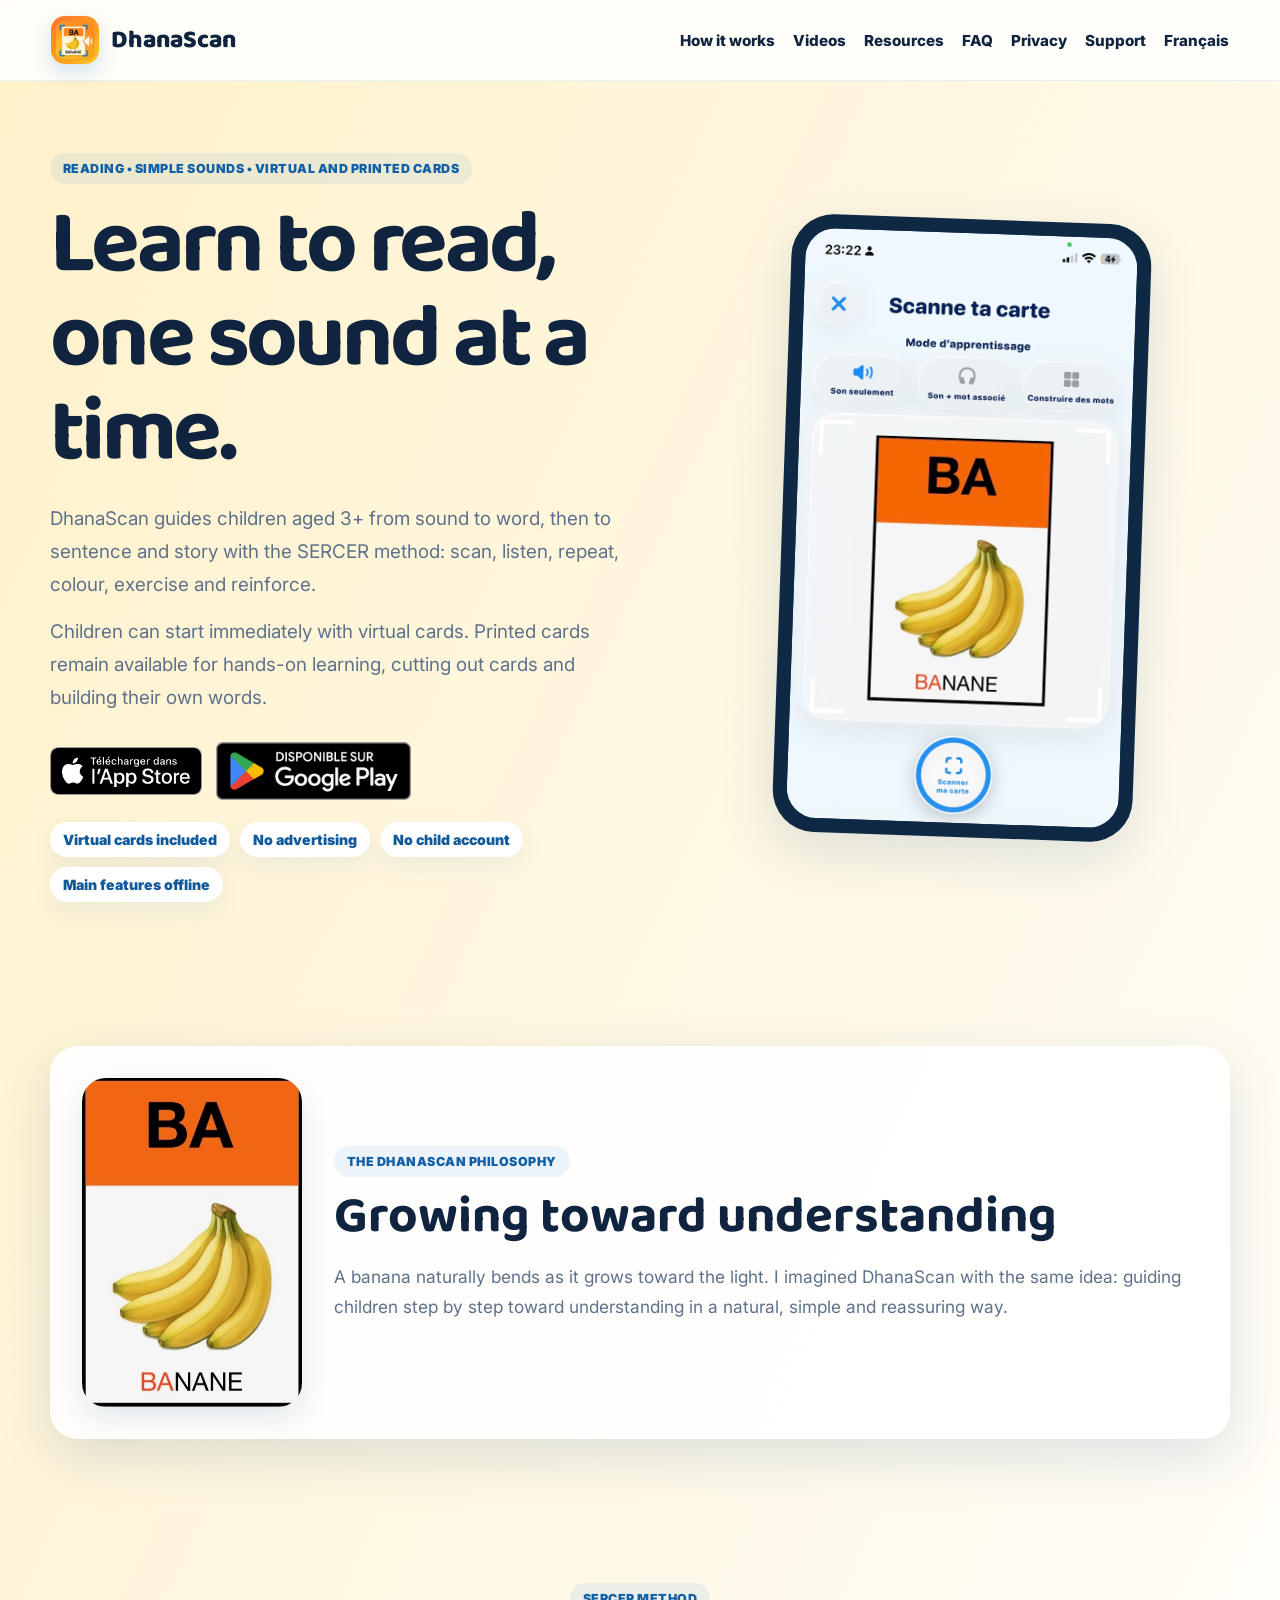
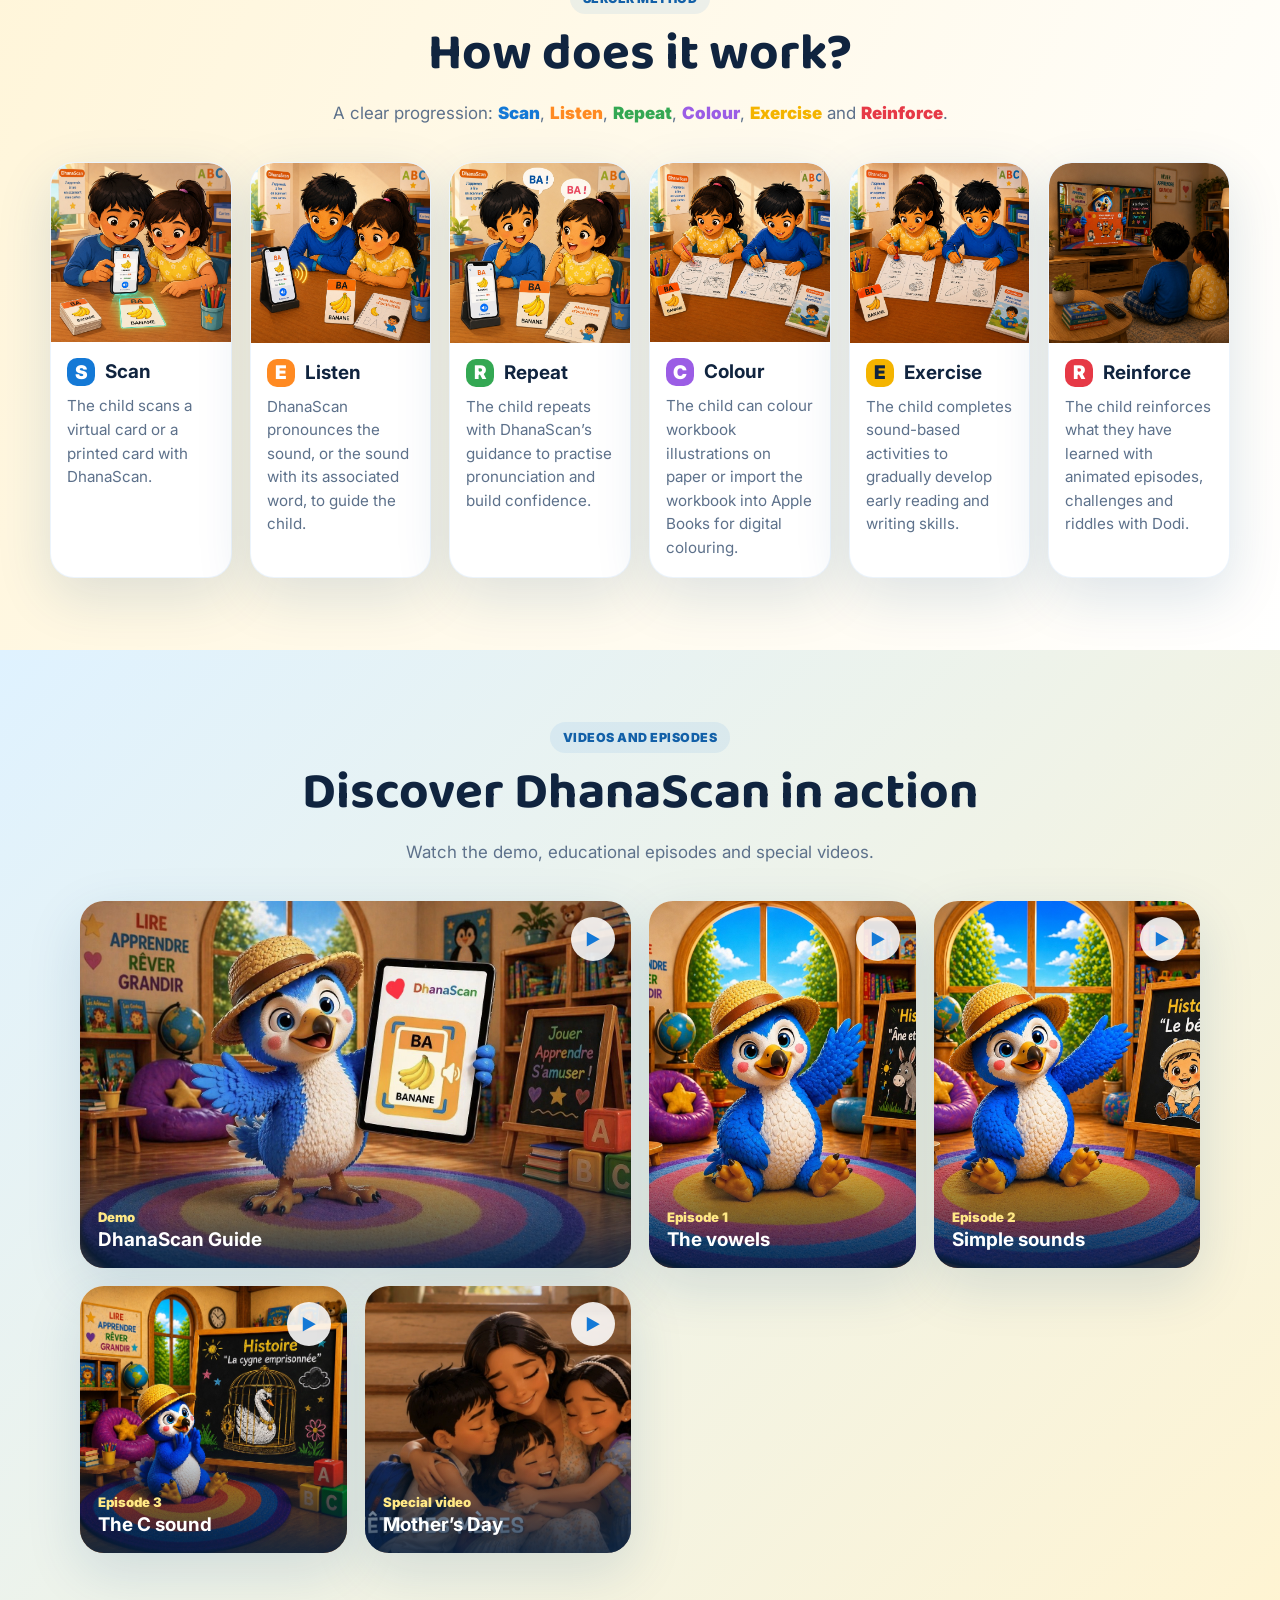
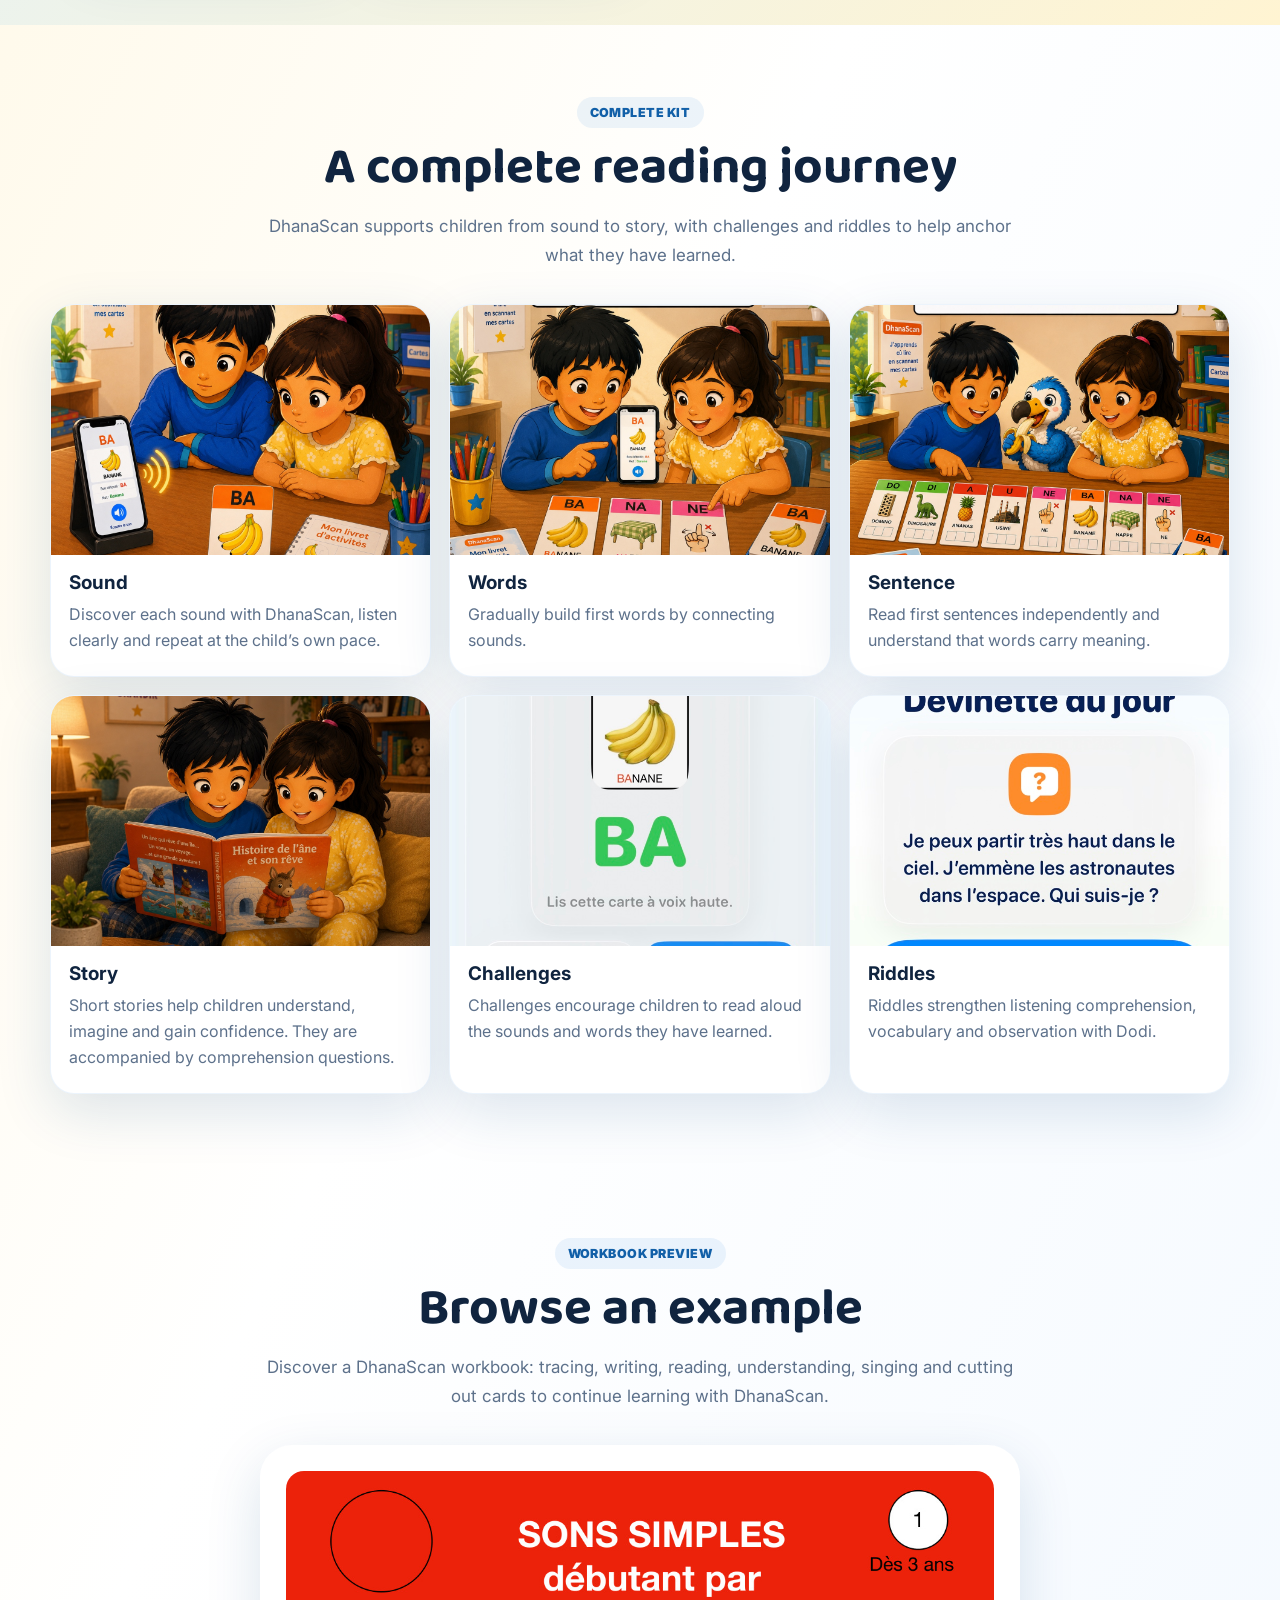
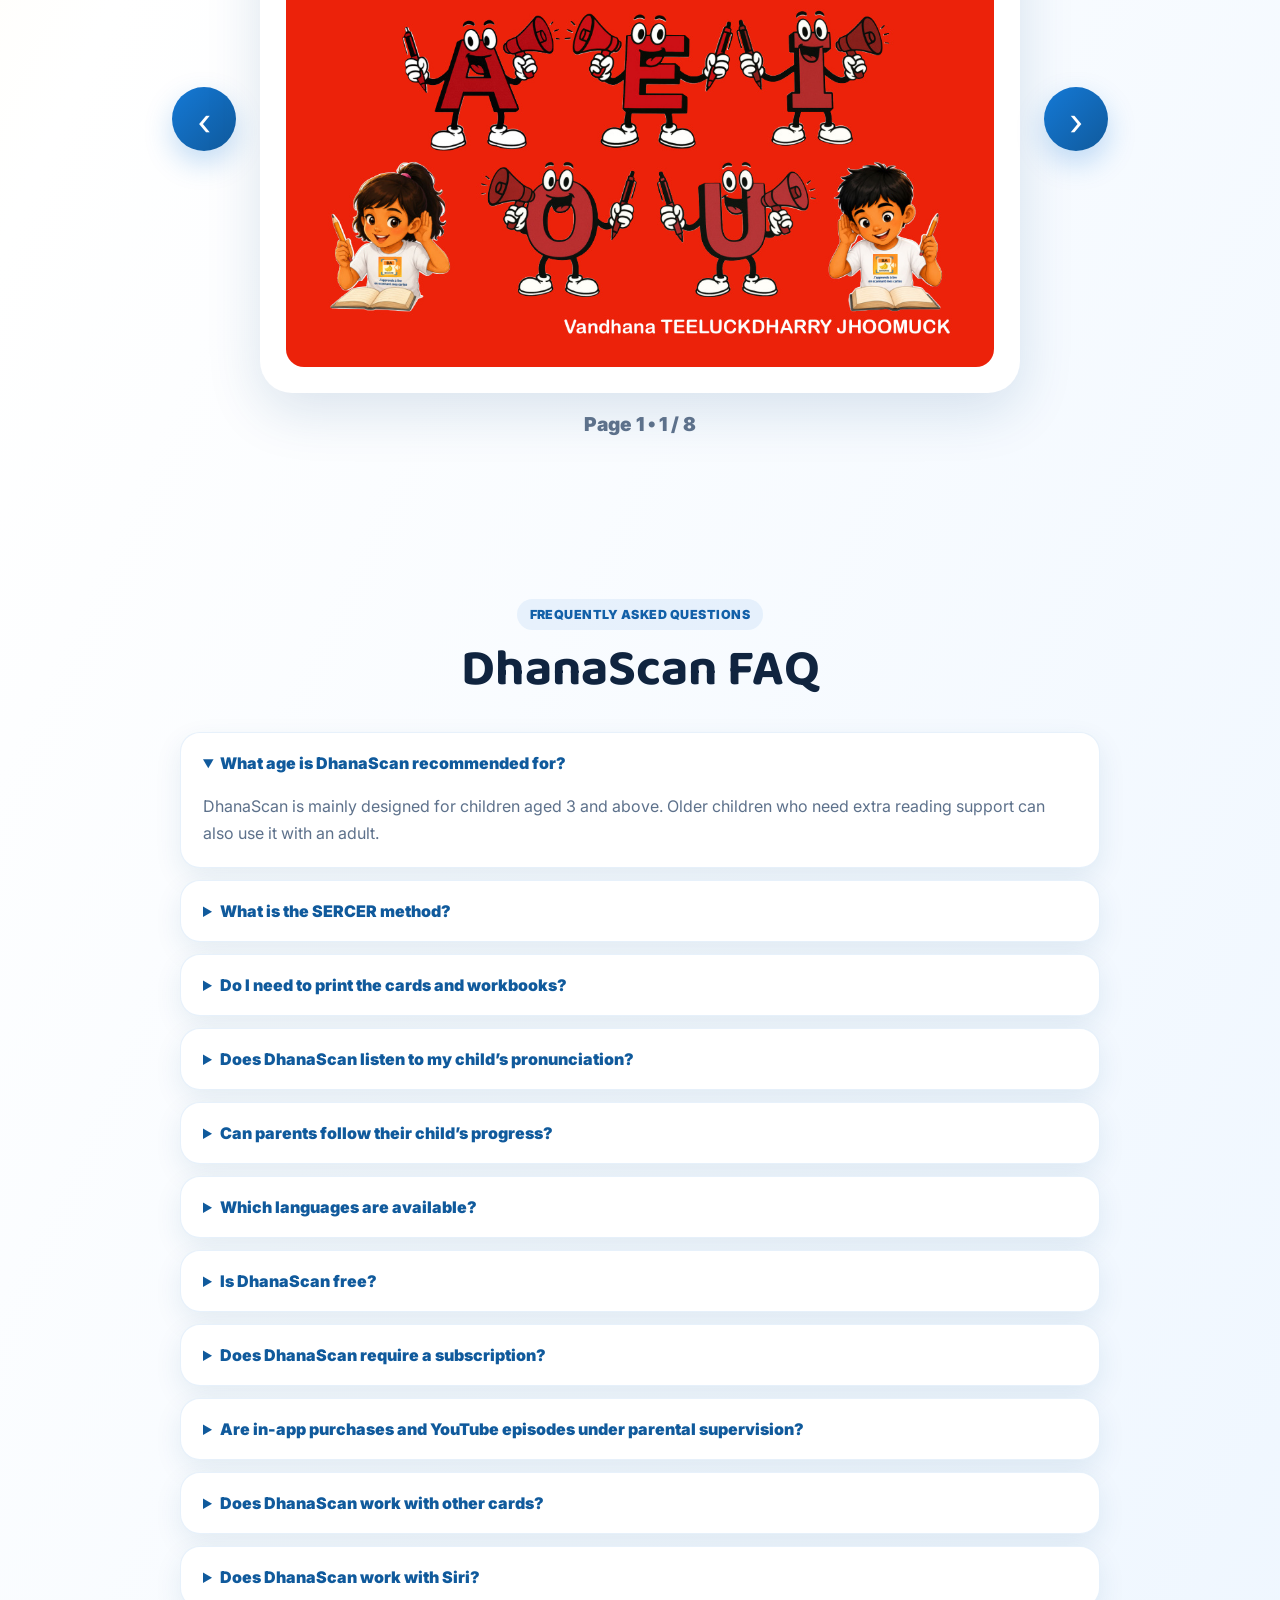
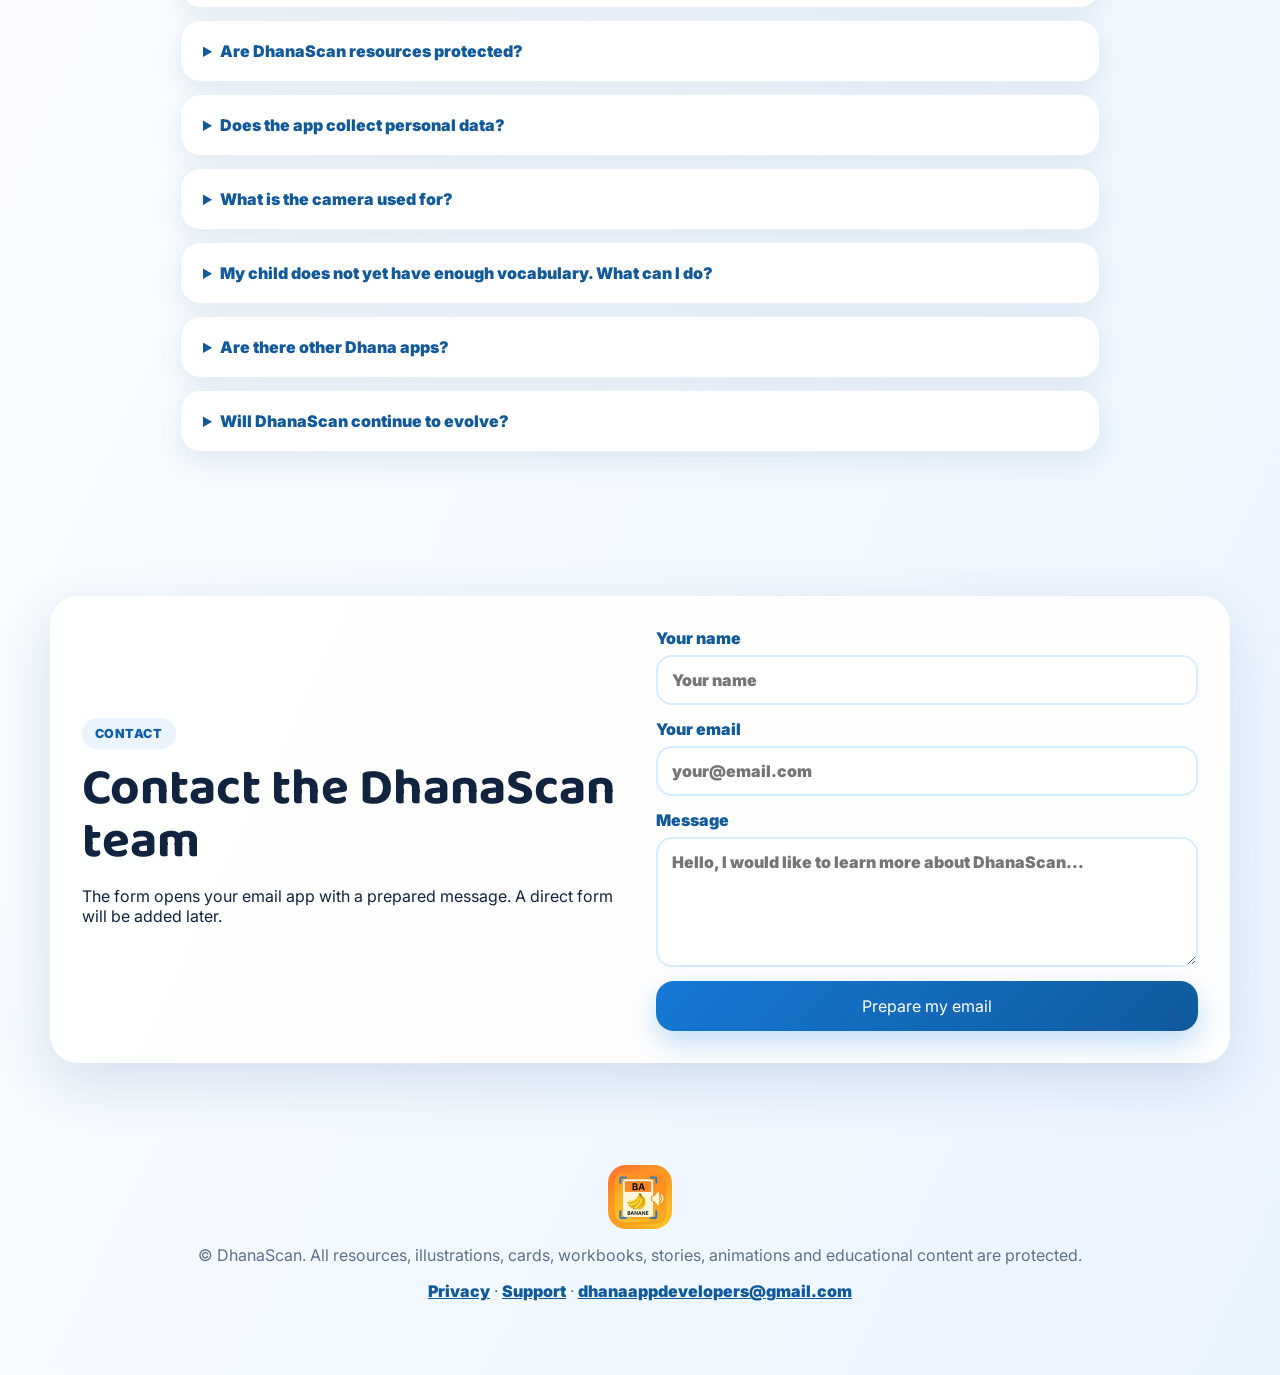
<file: english.html>
<!DOCTYPE html>
<html lang="en">
<head>
<meta charset="UTF-8" />
<meta name="viewport" content="width=device-width, initial-scale=1.0" />
<title>DhanaScan — Learn to read from age 3</title>
<meta name="description" content="DhanaScan helps children learn to read progressively, from sound to word, sentence and story, with the SERCER method." />
<link rel="stylesheet" href="style.css" />
</head>
<body>
<header class="site-header">
  <a class="brand" href="english.html">
    <img src="assets/logo.png" alt="DhanaScan logo">
    <span>DhanaScan</span>
  </a>
  <button class="menu-button" aria-label="Open menu" aria-expanded="false">☰</button>
  <nav class="site-nav">
    <a href="#how-it-works">How it works</a>
    <a href="#videos">Videos</a>
    <a href="#resources">Resources</a>
    <a href="#faq">FAQ</a>
    <a href="privacy-en.html">Privacy</a>
    <a href="support-en.html">Support</a>
    <a href="index.html">Français</a>
  </nav>
</header>

<main>
  <section class="hero section">
    <div class="hero-copy">
      <p class="eyebrow">Reading • Simple sounds • Virtual and printed cards</p>
      <h1>Learn to read, one sound at a time.</h1>
      <p class="lead">DhanaScan guides children aged 3+ from sound to word, then to sentence and story with the SERCER method: scan, listen, repeat, colour, exercise and reinforce.</p>
      <p class="lead compact-lead">Children can start immediately with virtual cards. Printed cards remain available for hands-on learning, cutting out cards and building their own words.</p>
      <div class="hero-actions">
        <a href="https://apps.apple.com/fr/app/dhanascan/id6754569638?l=en-GBDhanaScan" target="_blank" rel="noopener" class="store-badge">
          <img src="assets/appstore-badge.png" alt="Download on the App Store">
        </a>
        <a href="https://play.google.com/store/apps/details?id=com.jhoomuck.dhanascan&pcampaignid=web_share" target="_blank" rel="noopener" class="store-badge google">
          <img src="assets/googleplay-badge.png" alt="Get it on Google Play">
        </a>
      </div>
      <div class="trust-list">
        <span>Virtual cards included</span>
        <span>No advertising</span>
        <span>No child account</span>
        <span>Main features offline</span>
      </div>
    </div>
    <div class="hero-visual">
      <div class="phone-frame">
        <img src="assets/app-screen.jpg" alt="DhanaScan app screen with BA Banana card">
      </div>
    </div>
  </section>

  <section class="section philosophy">
    <div class="quote-card">
      <img src="assets/carte-ba.jpg" alt="DhanaScan BA Banana card">
      <div>
        <p class="eyebrow">The DhanaScan philosophy</p>
        <h2>Growing toward understanding</h2>
        <p>A banana naturally bends as it grows toward the light. I imagined DhanaScan with the same idea: guiding children step by step toward understanding in a natural, simple and reassuring way.</p>
      </div>
    </div>
  </section>

  <section id="how-it-works" class="section how-section">
    <div class="section-heading">
      <p class="eyebrow">SERCER Method</p>
      <h2>How does it work?</h2>
      <p>A clear progression: <span class="sercer-word scan">Scan</span>, <span class="sercer-word listen">Listen</span>, <span class="sercer-word repeat">Repeat</span>, <span class="sercer-word colour">Colour</span>, <span class="sercer-word exercise">Exercise</span> and <span class="sercer-word reinforce">Reinforce</span>.</p>
    </div>

    <div class="steps-row sercer-row">
      <article class="step-mini-card">
        <img src="assets/guide-scanner-sercer.jpg" alt="Scan with DhanaScan">
        <h3><span class="sercer-letter scan">S</span> Scan</h3>
        <p>The child scans a virtual card or a printed card with DhanaScan.</p>
      </article>
      <article class="step-mini-card">
        <img src="assets/guide-listen.jpg" alt="Listen to the sound">
        <h3><span class="sercer-letter listen">E</span> Listen</h3>
        <p>DhanaScan pronounces the sound, or the sound with its associated word, to guide the child.</p>
      </article>
      <article class="step-mini-card">
        <img src="assets/guide-repeat.jpg" alt="Repeat with DhanaScan guidance">
        <h3><span class="sercer-letter repeat">R</span> Repeat</h3>
        <p>The child repeats with DhanaScan’s guidance to practise pronunciation and build confidence.</p>
      </article>
      <article class="step-mini-card">
        <img src="assets/guide-colour.jpg" alt="Colour DhanaScan workbook">
        <h3><span class="sercer-letter colour">C</span> Colour</h3>
        <p>The child can colour workbook illustrations on paper or import the workbook into Apple Books for digital colouring.</p>
      </article>
      <article class="step-mini-card">
        <img src="assets/guide-exercise-new.jpg" alt="Exercise with DhanaScan activities">
        <h3><span class="sercer-letter exercise">E</span> Exercise</h3>
        <p>The child completes sound-based activities to gradually develop early reading and writing skills.</p>
      </article>
      <article class="step-mini-card">
        <img src="assets/guide-reinforce.jpg" alt="Reinforce with Dodi episodes">
        <h3><span class="sercer-letter reinforce">R</span> Reinforce</h3>
        <p>The child reinforces what they have learned with animated episodes, challenges and riddles with Dodi.</p>
      </article>
    </div>
  </section>

  <section id="videos" class="section blue-section">
    <div class="section-heading">
      <p class="eyebrow">Videos and episodes</p>
      <h2>Discover DhanaScan in action</h2>
      <p>Watch the demo, educational episodes and special videos.</p>
    </div>

    <div class="video-grid">
      <a class="video-card featured" href="https://youtu.be/ShxHFeh6p10" target="_blank" rel="noopener">
        <img src="assets/demo-thumb.jpg" alt="DhanaScan demo video thumbnail">
        <div><span>Demo</span><h3>DhanaScan Guide</h3></div>
      </a>
      <a class="video-card" href="https://youtu.be/DUyugPJpC98?si=YldKGDni1vHO0HAK" target="_blank" rel="noopener">
        <img src="assets/episode-1.jpg" alt="DhanaScan Episode 1">
        <div><span>Episode 1</span><h3>The vowels</h3></div>
      </a>
      <a class="video-card" href="https://youtu.be/LQjaQuN5zHQ?si=RwSG2Dj_6SN6zhyK" target="_blank" rel="noopener">
        <img src="assets/episode-2.jpg" alt="DhanaScan Episode 2">
        <div><span>Episode 2</span><h3>Simple sounds</h3></div>
      </a>
      <a class="video-card" href="https://youtu.be/Hh1DCTqOA80?si=nwmlUrmBn483NsmO" target="_blank" rel="noopener">
        <img src="assets/episode-3.jpg" alt="DhanaScan Episode 3">
        <div><span>Episode 3</span><h3>The C sound</h3></div>
      </a>
      <a class="video-card" href="https://youtu.be/RFBoHSsyTNc?si=egQP6giWbLI-6aT-" target="_blank" rel="noopener">
        <img src="assets/fete-meres.jpg" alt="Mother’s Day special video">
        <div><span>Special video</span><h3>Mother’s Day</h3></div>
      </a>
    </div>
  </section>

  <section id="resources" class="section">
    <div class="section-heading">
      <p class="eyebrow">Complete kit</p>
      <h2>A complete reading journey</h2>
      <p>DhanaScan supports children from sound to story, with challenges and riddles to help anchor what they have learned.</p>
    </div>

    <div class="resource-grid learning-grid">
      <article class="resource-card">
        <img src="assets/sound-listen.jpg" alt="Discover sounds with DhanaScan">
        <h3>Sound</h3>
        <p>Discover each sound with DhanaScan, listen clearly and repeat at the child’s own pace.</p>
      </article>
      <article class="resource-card">
        <img src="assets/words.jpg" alt="Build first words with cards">
        <h3>Words</h3>
        <p>Gradually build first words by connecting sounds.</p>
      </article>
      <article class="resource-card">
        <img src="assets/sentence.jpg" alt="Read a first sentence with Dodi">
        <h3>Sentence</h3>
        <p>Read first sentences independently and understand that words carry meaning.</p>
      </article>
      <article class="resource-card">
        <img src="assets/story.jpg" alt="DhanaScan story with comprehension questions">
        <h3>Story</h3>
        <p>Short stories help children understand, imagine and gain confidence. They are accompanied by comprehension questions.</p>
      </article>
      <article class="resource-card">
        <img src="assets/challenge.jpg" alt="DhanaScan read-aloud challenge">
        <h3>Challenges</h3>
        <p>Challenges encourage children to read aloud the sounds and words they have learned.</p>
      </article>
      <article class="resource-card">
        <img src="assets/riddle.jpg" alt="Riddle with Dodi">
        <h3>Riddles</h3>
        <p>Riddles strengthen listening comprehension, vocabulary and observation with Dodi.</p>
      </article>
    </div>
  </section>

  <section class="section booklet-section">
    <div class="section-heading">
      <p class="eyebrow">Workbook preview</p>
      <h2>Browse an example</h2>
      <p>Discover a DhanaScan workbook: tracing, writing, reading, understanding, singing and cutting out cards to continue learning with DhanaScan.</p>
    </div>
    <div class="booklet-viewer">
      <button class="booklet-btn" id="prevPage">‹</button>
      <div class="booklet-page">
        <img id="bookletImage" src="assets/livret-aeiou-page-1.jpg" alt="DhanaScan workbook preview">
      </div>
      <button class="booklet-btn" id="nextPage">›</button>
    </div>
    <p class="booklet-caption" id="bookletCaption">Page 1 / 8</p>
  </section>

  <section id="faq" class="section">
    <div class="section-heading">
      <p class="eyebrow">Frequently asked questions</p>
      <h2>DhanaScan FAQ</h2>
    </div>

    <div class="faq-list">
      <details open><summary>What age is DhanaScan recommended for?</summary><p>DhanaScan is mainly designed for children aged 3 and above. Older children who need extra reading support can also use it with an adult.</p></details>
      <details><summary>What is the SERCER method?</summary><p><strong>SERCER</strong> means <strong class="scan-text">S</strong>can, <strong class="listen-text">E</strong>couter / Listen, <strong class="repeat-text">R</strong>epeat, <strong class="colour-text">C</strong>olour, <strong class="exercise-text">E</strong>xercise and <strong class="reinforce-text">R</strong>einforce. The acronym remains <strong>SERCER</strong>: children scan a card, listen to the sound, repeat with DhanaScan’s guidance, colour workbook illustrations, complete sound-based activities, then reinforce learning with animated episodes, challenges and riddles.</p></details>
      <details><summary>Do I need to print the cards and workbooks?</summary><p>No. Children can start immediately with virtual cards directly in the app. Printed cards remain available for hands-on learning, cutting out cards and building their own words. Workbooks can be printed for offline colouring and exercises, or imported into Apple Books for digital use.</p></details>
      <details><summary>Does DhanaScan listen to my child’s pronunciation?</summary><p>Yes. In guided activities, DhanaScan can listen when the child repeats to help them practise pronunciation. The goal is to encourage the child, not to make them feel they failed. If a syllable is not recognised after several tries, the child can try saying a word that starts with that syllable, or add words such as <strong>the</strong>, <strong>a</strong> or <strong>an</strong> before the word.</p></details>
      <details><summary>Can parents follow their child’s progress?</summary><p>Yes. Parents can see the child’s progress and earned badges. They can also print badges from the Cards section, cut them out and stick them in the workbooks when the child finishes their work. Badges celebrate progress without encouraging more screen time.</p></details>
      <details><summary>Which languages are available?</summary><p>French, English and Hindi are currently available in DhanaScan. More English and Hindi content is being prepared and will be added gradually.</p></details>
      <details><summary>Is DhanaScan free?</summary><p>Yes. DhanaScan can be downloaded for free. Some additional educational resources, such as workbooks, cards or learning content, are available as affordable in-app purchases to support the project and the creation of new content.</p></details>
      <details><summary>Does DhanaScan require a subscription?</summary><p>No. DhanaScan does not use a monthly subscription model.</p></details>
      <details><summary>Are in-app purchases and YouTube episodes under parental supervision?</summary><p>Yes. Paid resources and YouTube episodes should be used with the agreement and supervision of a parent or responsible adult.</p></details>
      <details><summary>Does DhanaScan work with other cards?</summary><p>No. DhanaScan works with Dhana educational cards designed specifically for the app, including built-in virtual cards and printed cards.</p></details>
      <details><summary>Does DhanaScan work with Siri?</summary><p>Yes. With App Intents, families can directly open certain sound packs. Examples: “Scan card B with DhanaScan”, “Open B cards in DhanaScan”.</p></details>
      <details><summary>Are DhanaScan resources protected?</summary><p>Yes. All DhanaScan resources, including cards, workbooks, stories, illustrations, animations and educational content, are protected by copyright and remain the property of DhanaScan.</p></details>
      <details><summary>Does the app collect personal data?</summary><p>No. DhanaScan does not collect children’s personal data. There is no child account and no advertising.</p></details>
      <details><summary>What is the camera used for?</summary><p>The camera is used only to scan Dhana educational cards. Images are not sent to a server.</p></details>
      <details><summary>My child does not yet have enough vocabulary. What can I do?</summary><p>You can complete the learning experience with DhanaMoriah, an app designed to enrich children’s vocabulary through images, words and simple activities.</p></details>
      <details><summary>Are there other Dhana apps?</summary><p>Yes. The Dhana universe also includes DhanaStories, DhanaTaleStories, DhanaVerbeFrançais, DhanaRangDe and DhanaMathSmart.</p></details>
      <details><summary>Will DhanaScan continue to evolve?</summary><p>Yes. DhanaScan regularly evolves with new features, stories, cards, animations and educational resources.</p></details>
    </div>
  </section>

  <section id="contact" class="section contact-section">
    <div class="contact-card">
      <div>
        <p class="eyebrow">Contact</p>
        <h2>Contact the DhanaScan team</h2>
        <p>The form opens your email app with a prepared message. A direct form will be added later.</p>
      </div>
      <form id="contactForm" class="contact-form">
        <label>Your name<input id="name" type="text" placeholder="Your name"></label>
        <label>Your email<input id="email" type="email" placeholder="your@email.com"></label>
        <label>Message<textarea id="message" rows="5" placeholder="Hello, I would like to learn more about DhanaScan..."></textarea></label>
        <button type="submit">Prepare my email</button>
      </form>
    </div>
  </section>
</main>

<footer class="footer">
  <img src="assets/logo.png" alt="DhanaScan logo">
  <p>© DhanaScan. All resources, illustrations, cards, workbooks, stories, animations and educational content are protected.</p>
  <p><a href="privacy-en.html">Privacy</a> · <a href="support-en.html">Support</a> · <a href="mailto:dhanaappdevelopers@gmail.com">dhanaappdevelopers@gmail.com</a></p>
</footer>

<script src="script.js"></script>
</body>
</html>
</file>
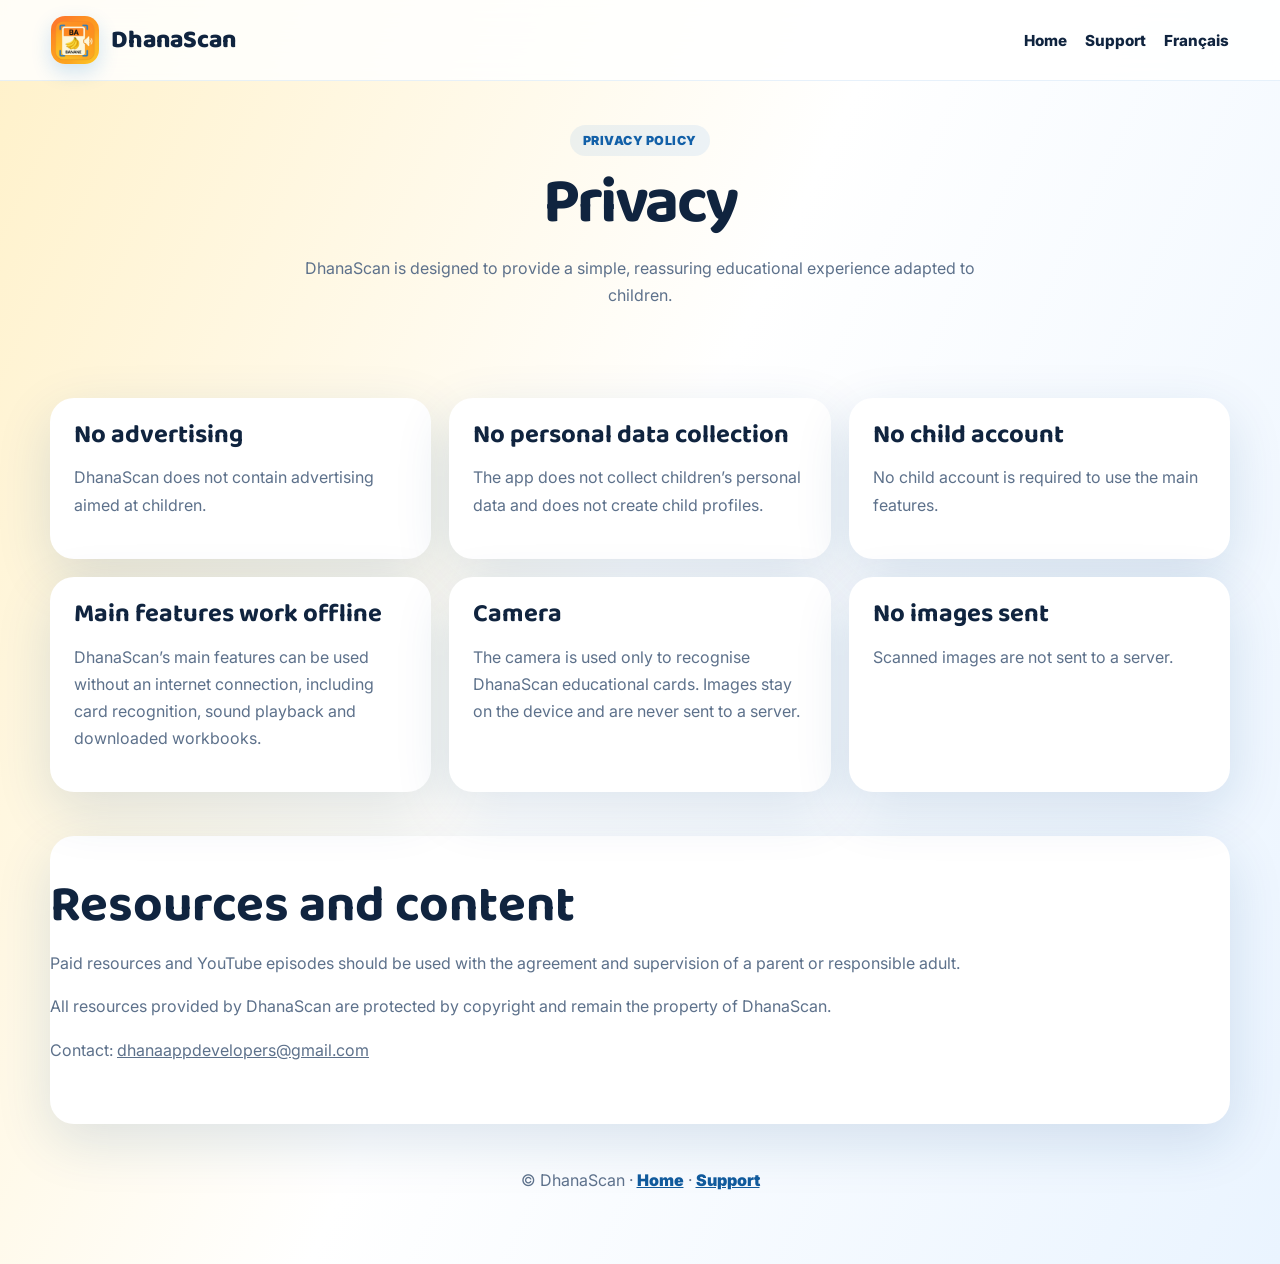
<file: privacy-en.html>
<!DOCTYPE html>
<html lang="en">
<head><meta charset="UTF-8"><meta name="viewport" content="width=device-width, initial-scale=1.0"><title>Privacy — DhanaScan</title><link rel="stylesheet" href="style.css"></head>
<body>
<header class="site-header"><a class="brand" href="english.html"><img src="assets/logo.png" alt="DhanaScan logo"><span>DhanaScan</span></a><nav class="site-nav static"><a href="english.html">Home</a><a href="support-en.html">Support</a><a href="privacy.html">Français</a></nav></header>
<main class="page-main">
<section class="section page-hero"><p class="eyebrow">Privacy policy</p><h1>Privacy</h1><p>DhanaScan is designed to provide a simple, reassuring educational experience adapted to children.</p></section>
<section class="section info-grid">
<article class="info-card"><h2>No advertising</h2><p>DhanaScan does not contain advertising aimed at children.</p></article>
<article class="info-card"><h2>No personal data collection</h2><p>The app does not collect children’s personal data and does not create child profiles.</p></article>
<article class="info-card"><h2>No child account</h2><p>No child account is required to use the main features.</p></article>
<article class="info-card"><h2>Main features work offline</h2><p>DhanaScan’s main features can be used without an internet connection, including card recognition, sound playback and downloaded workbooks.</p></article>
<article class="info-card"><h2>Camera</h2><p>The camera is used only to recognise DhanaScan educational cards. Images stay on the device and are never sent to a server.</p></article>
<article class="info-card"><h2>No images sent</h2><p>Scanned images are not sent to a server.</p></article>
</section>
<section class="section card-text"><h2>Resources and content</h2><p>Paid resources and YouTube episodes should be used with the agreement and supervision of a parent or responsible adult.</p><p>All resources provided by DhanaScan are protected by copyright and remain the property of DhanaScan.</p><p>Contact: <a href="mailto:dhanaappdevelopers@gmail.com">dhanaappdevelopers@gmail.com</a></p></section>
</main>
<footer class="footer"><p>© DhanaScan · <a href="english.html">Home</a> · <a href="support-en.html">Support</a></p></footer>
</body></html>
</file>
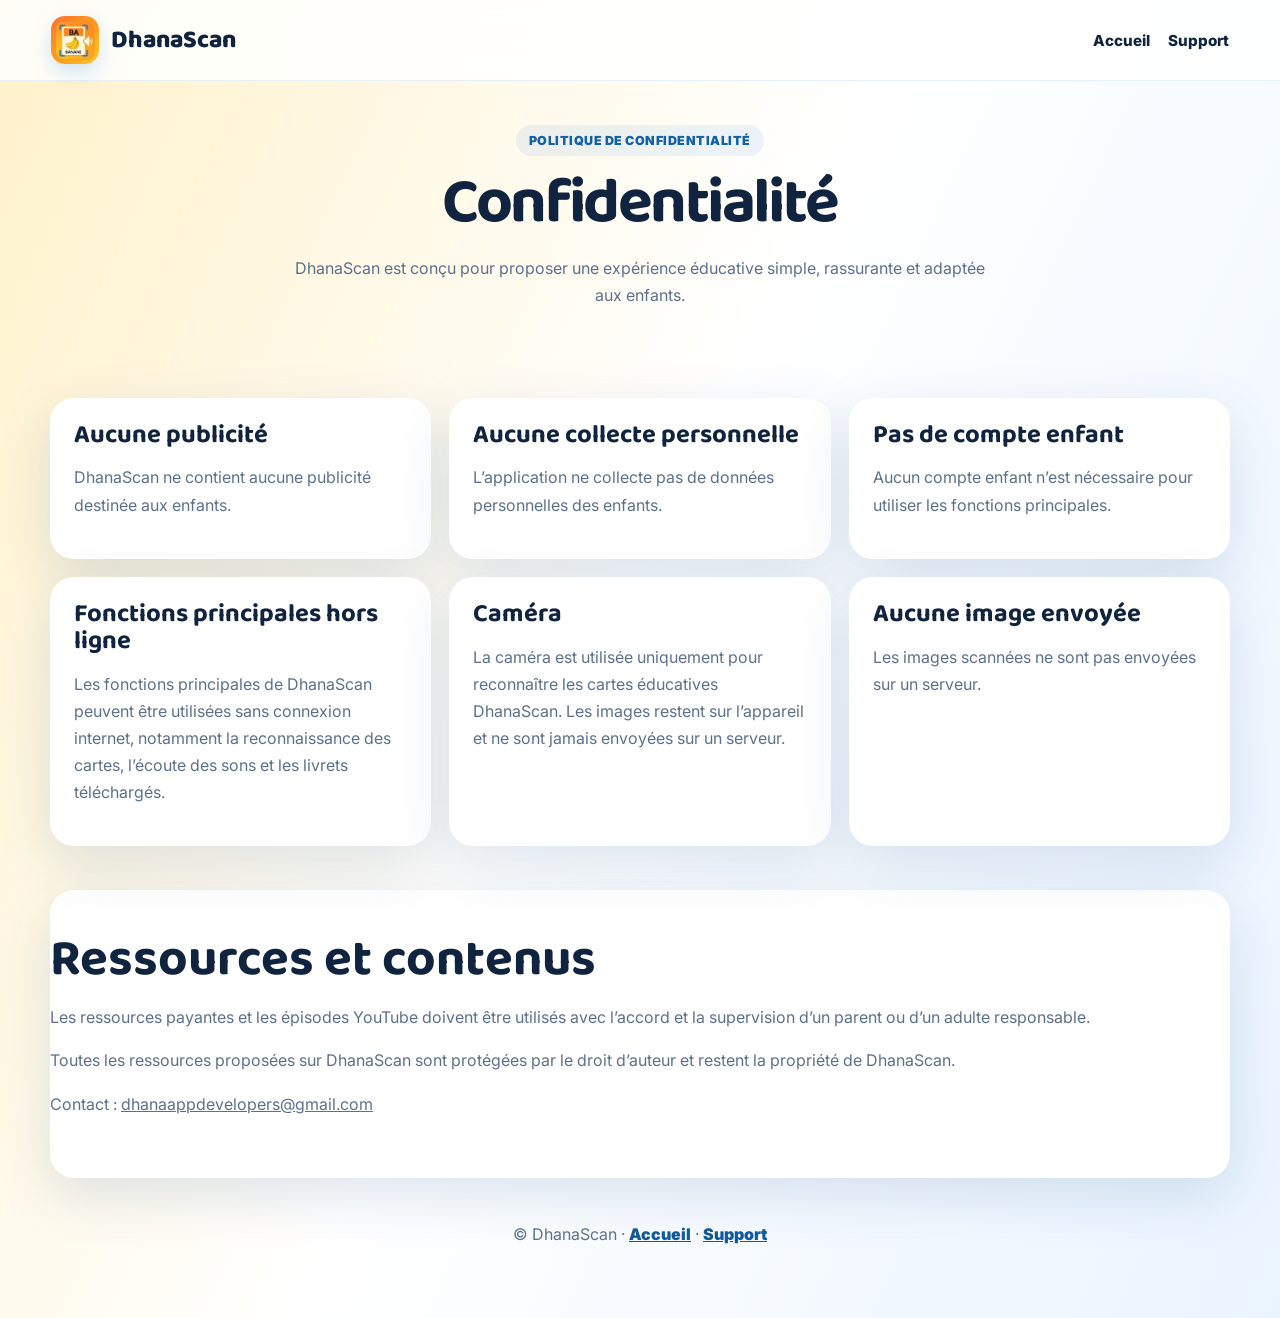
<file: privacy.html>
<!DOCTYPE html>
<html lang="fr">
<head><meta charset="UTF-8"><meta name="viewport" content="width=device-width, initial-scale=1.0"><title>Confidentialité — DhanaScan</title><link rel="stylesheet" href="style.css"></head>
<body>
<header class="site-header"><a class="brand" href="index.html"><img src="assets/logo.png" alt="Logo DhanaScan"><span>DhanaScan</span></a><nav class="site-nav static"><a href="index.html">Accueil</a><a href="support.html">Support</a></nav></header>
<main class="page-main">
<section class="section page-hero"><p class="eyebrow">Politique de confidentialité</p><h1>Confidentialité</h1><p>DhanaScan est conçu pour proposer une expérience éducative simple, rassurante et adaptée aux enfants.</p></section>
<section class="section info-grid">
<article class="info-card"><h2>Aucune publicité</h2><p>DhanaScan ne contient aucune publicité destinée aux enfants.</p></article>
<article class="info-card"><h2>Aucune collecte personnelle</h2><p>L’application ne collecte pas de données personnelles des enfants.</p></article>
<article class="info-card"><h2>Pas de compte enfant</h2><p>Aucun compte enfant n’est nécessaire pour utiliser les fonctions principales.</p></article>
<article class="info-card"><h2>Fonctions principales hors ligne</h2><p>Les fonctions principales de DhanaScan peuvent être utilisées sans connexion internet, notamment la reconnaissance des cartes, l’écoute des sons et les livrets téléchargés.</p></article>
<article class="info-card"><h2>Caméra</h2><p>La caméra est utilisée uniquement pour reconnaître les cartes éducatives DhanaScan. Les images restent sur l’appareil et ne sont jamais envoyées sur un serveur.</p></article>
<article class="info-card"><h2>Aucune image envoyée</h2><p>Les images scannées ne sont pas envoyées sur un serveur.</p></article>
</section>
<section class="section card-text"><h2>Ressources et contenus</h2><p>Les ressources payantes et les épisodes YouTube doivent être utilisés avec l’accord et la supervision d’un parent ou d’un adulte responsable.</p><p>Toutes les ressources proposées sur DhanaScan sont protégées par le droit d’auteur et restent la propriété de DhanaScan.</p><p>Contact : <a href="mailto:dhanaappdevelopers@gmail.com">dhanaappdevelopers@gmail.com</a></p></section>
</main>
<footer class="footer"><p>© DhanaScan · <a href="index.html">Accueil</a> · <a href="support.html">Support</a></p></footer>
</body></html>
</file>
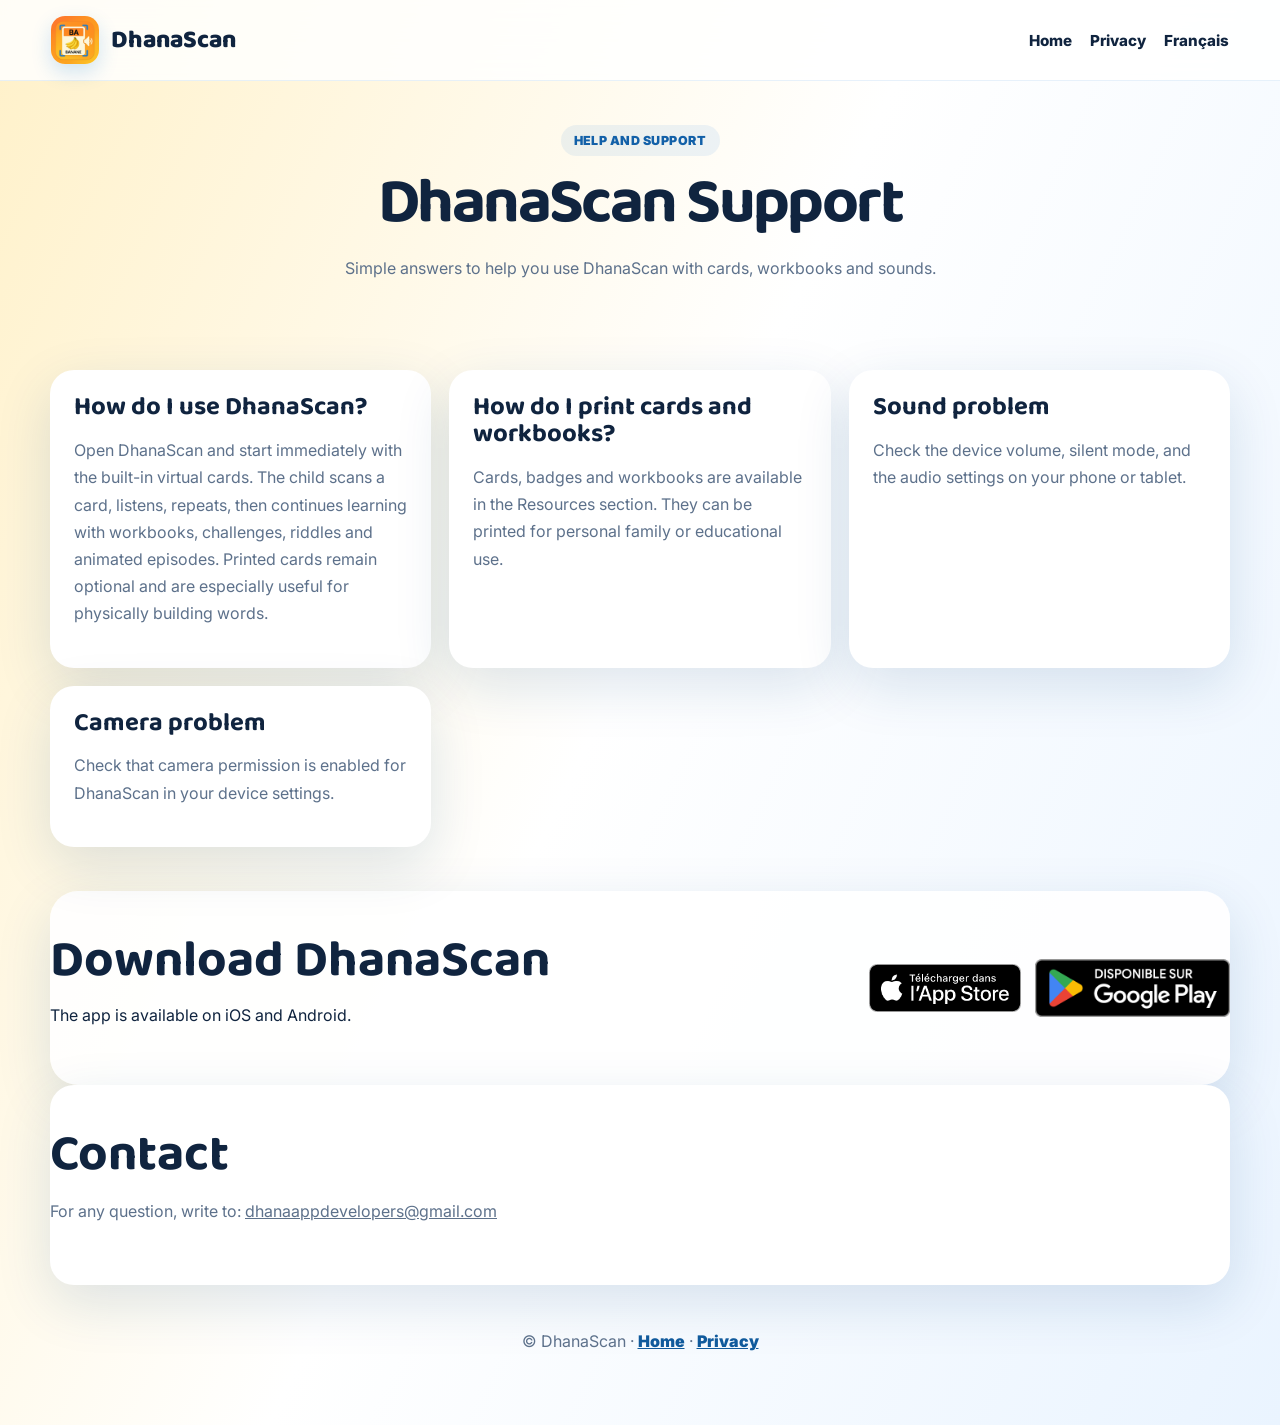
<file: support-en.html>
<!DOCTYPE html>
<html lang="en">
<head><meta charset="UTF-8"><meta name="viewport" content="width=device-width, initial-scale=1.0"><title>Support — DhanaScan</title><link rel="stylesheet" href="style.css"></head>
<body>
<header class="site-header"><a class="brand" href="english.html"><img src="assets/logo.png" alt="DhanaScan logo"><span>DhanaScan</span></a><nav class="site-nav static"><a href="english.html">Home</a><a href="privacy-en.html">Privacy</a><a href="support.html">Français</a></nav></header>
<main class="page-main">
<section class="section page-hero"><p class="eyebrow">Help and support</p><h1>DhanaScan Support</h1><p>Simple answers to help you use DhanaScan with cards, workbooks and sounds.</p></section>
<section class="section info-grid">
<article class="info-card"><h2>How do I use DhanaScan?</h2><p>Open DhanaScan and start immediately with the built-in virtual cards. The child scans a card, listens, repeats, then continues learning with workbooks, challenges, riddles and animated episodes. Printed cards remain optional and are especially useful for physically building words.</p></article>
<article class="info-card"><h2>How do I print cards and workbooks?</h2><p>Cards, badges and workbooks are available in the Resources section. They can be printed for personal family or educational use.</p></article>
<article class="info-card"><h2>Sound problem</h2><p>Check the device volume, silent mode, and the audio settings on your phone or tablet.</p></article>
<article class="info-card"><h2>Camera problem</h2><p>Check that camera permission is enabled for DhanaScan in your device settings.</p></article>
</section>
<section class="section download-card"><div><h2>Download DhanaScan</h2><p>The app is available on iOS and Android.</p></div><div class="hero-actions"><a href="https://apps.apple.com/fr/app/dhanascan/id6754569638?l=en-GBDhanaScan" target="_blank" rel="noopener" class="store-badge"><img src="assets/appstore-badge.png" alt="Download on the App Store"></a><a href="https://play.google.com/store/apps/details?id=com.jhoomuck.dhanascan&pcampaignid=web_share" target="_blank" rel="noopener" class="store-badge google"><img src="assets/googleplay-badge.png" alt="Get it on Google Play"></a></div></section>
<section class="section card-text"><h2>Contact</h2><p>For any question, write to: <a href="mailto:dhanaappdevelopers@gmail.com">dhanaappdevelopers@gmail.com</a></p></section>
</main>
<footer class="footer"><p>© DhanaScan · <a href="english.html">Home</a> · <a href="privacy-en.html">Privacy</a></p></footer>
</body></html>
</file>
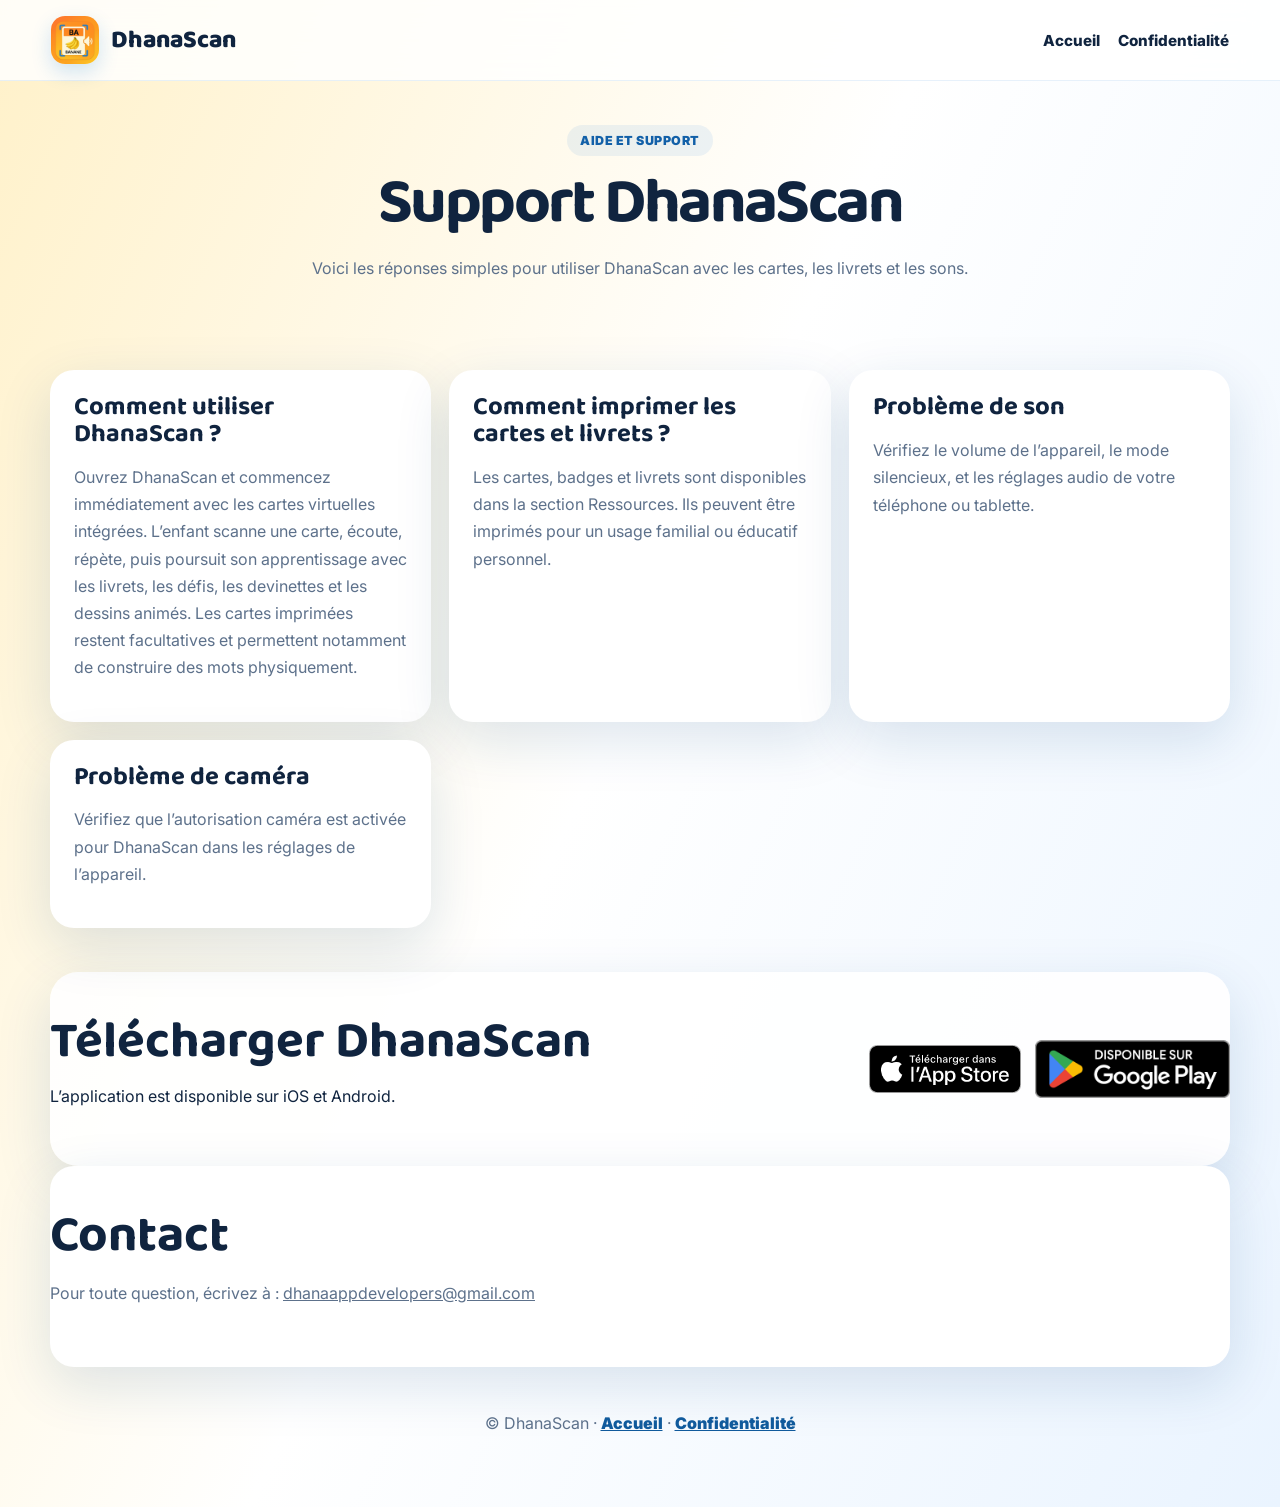
<file: support.html>
<!DOCTYPE html>
<html lang="fr">
<head><meta charset="UTF-8"><meta name="viewport" content="width=device-width, initial-scale=1.0"><title>Support — DhanaScan</title><link rel="stylesheet" href="style.css"></head>
<body>
<header class="site-header"><a class="brand" href="index.html"><img src="assets/logo.png" alt="Logo DhanaScan"><span>DhanaScan</span></a><nav class="site-nav static"><a href="index.html">Accueil</a><a href="privacy.html">Confidentialité</a></nav></header>
<main class="page-main">
<section class="section page-hero"><p class="eyebrow">Aide et support</p><h1>Support DhanaScan</h1><p>Voici les réponses simples pour utiliser DhanaScan avec les cartes, les livrets et les sons.</p></section>
<section class="section info-grid">
<article class="info-card"><h2>Comment utiliser DhanaScan ?</h2><p>Ouvrez DhanaScan et commencez immédiatement avec les cartes virtuelles intégrées. L’enfant scanne une carte, écoute, répète, puis poursuit son apprentissage avec les livrets, les défis, les devinettes et les dessins animés. Les cartes imprimées restent facultatives et permettent notamment de construire des mots physiquement.</p></article>
<article class="info-card"><h2>Comment imprimer les cartes et livrets ?</h2><p>Les cartes, badges et livrets sont disponibles dans la section Ressources. Ils peuvent être imprimés pour un usage familial ou éducatif personnel.</p></article>
<article class="info-card"><h2>Problème de son</h2><p>Vérifiez le volume de l’appareil, le mode silencieux, et les réglages audio de votre téléphone ou tablette.</p></article>
<article class="info-card"><h2>Problème de caméra</h2><p>Vérifiez que l’autorisation caméra est activée pour DhanaScan dans les réglages de l’appareil.</p></article>
</section>
<section class="section download-card"><div><h2>Télécharger DhanaScan</h2><p>L’application est disponible sur iOS et Android.</p></div><div class="hero-actions"><a href="https://apps.apple.com/fr/app/dhanascan/id6754569638?l=en-GBDhanaScan" target="_blank" rel="noopener" class="store-badge"><img src="assets/appstore-badge.png" alt="Télécharger dans l’App Store"></a><a href="https://play.google.com/store/apps/details?id=com.jhoomuck.dhanascan&pcampaignid=web_share" target="_blank" rel="noopener" class="store-badge google"><img src="assets/googleplay-badge.png" alt="Disponible sur Google Play"></a></div></section>
<section class="section card-text"><h2>Contact</h2><p>Pour toute question, écrivez à : <a href="mailto:dhanaappdevelopers@gmail.com">dhanaappdevelopers@gmail.com</a></p></section>
</main>
<footer class="footer"><p>© DhanaScan · <a href="index.html">Accueil</a> · <a href="privacy.html">Confidentialité</a></p></footer>
</body></html>
</file>
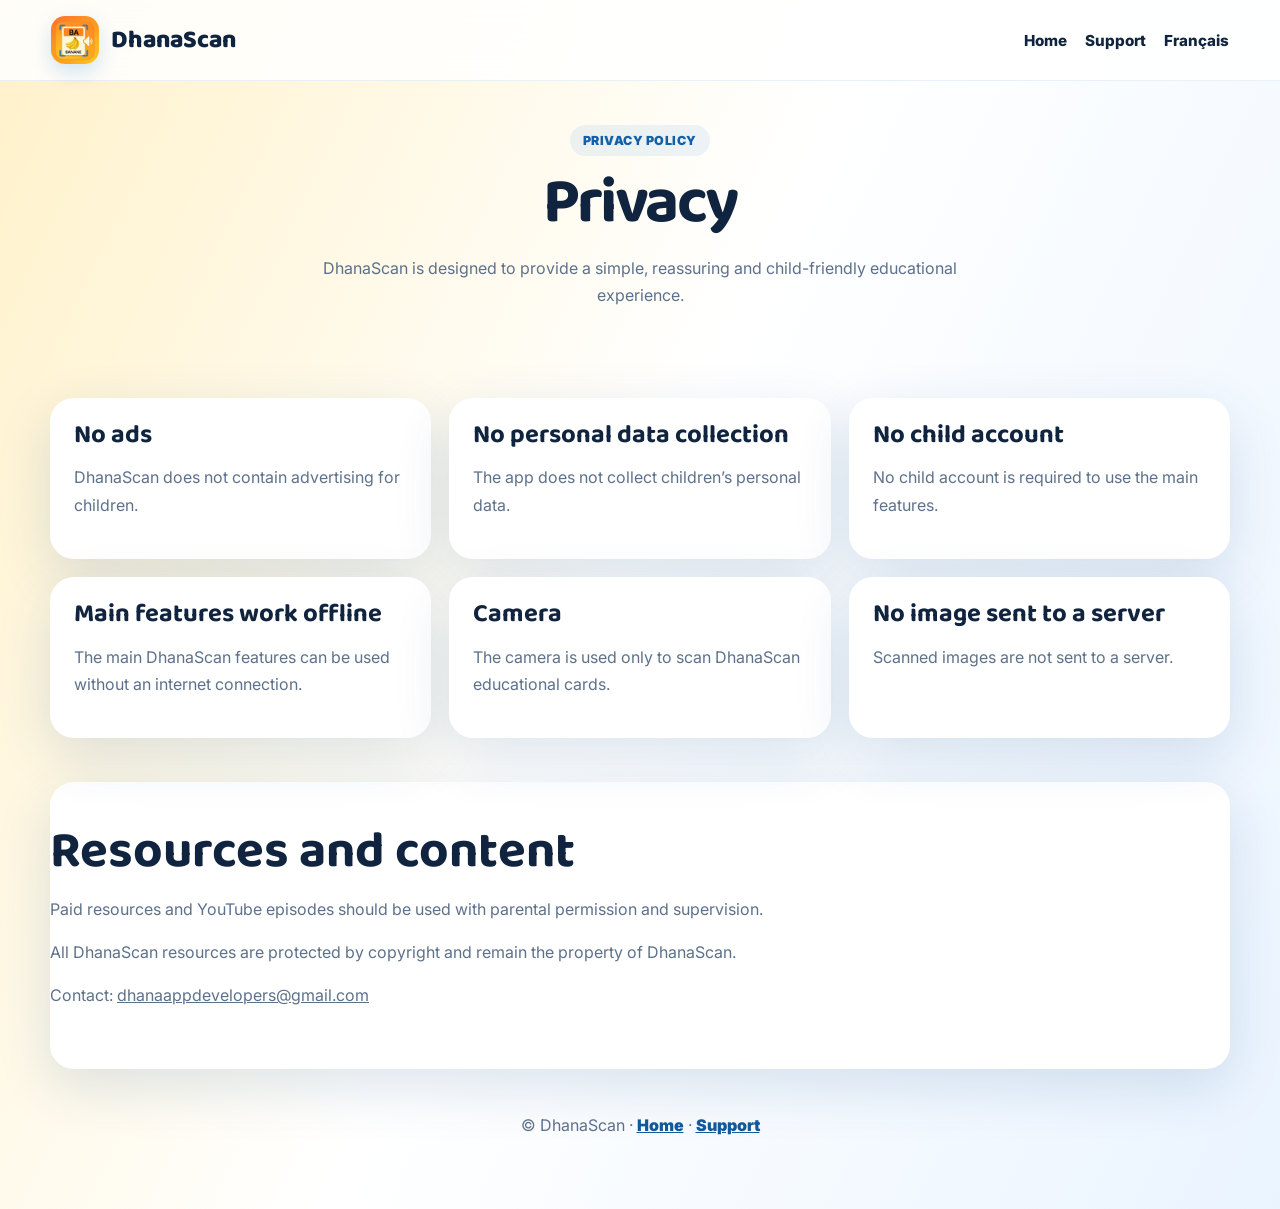
<file: dhanascan-site-final-pro-v3-bilingual/privacy-en.html>
<!DOCTYPE html>
<html lang="en">
<head><meta charset="UTF-8"><meta name="viewport" content="width=device-width, initial-scale=1.0"><title>Privacy — DhanaScan</title><link rel="stylesheet" href="style.css"></head>
<body>
<header class="site-header"><a class="brand" href="index-en.html"><img src="assets/logo.png" alt="DhanaScan logo"><span>DhanaScan</span></a><nav class="site-nav static"><a href="index-en.html">Home</a><a href="support-en.html">Support</a><a href="privacy.html">Français</a></nav></header>
<main class="page-main">
<section class="section page-hero"><p class="eyebrow">Privacy Policy</p><h1>Privacy</h1><p>DhanaScan is designed to provide a simple, reassuring and child-friendly educational experience.</p></section>
<section class="section info-grid">
<article class="info-card"><h2>No ads</h2><p>DhanaScan does not contain advertising for children.</p></article>
<article class="info-card"><h2>No personal data collection</h2><p>The app does not collect children’s personal data.</p></article>
<article class="info-card"><h2>No child account</h2><p>No child account is required to use the main features.</p></article>
<article class="info-card"><h2>Main features work offline</h2><p>The main DhanaScan features can be used without an internet connection.</p></article>
<article class="info-card"><h2>Camera</h2><p>The camera is used only to scan DhanaScan educational cards.</p></article>
<article class="info-card"><h2>No image sent to a server</h2><p>Scanned images are not sent to a server.</p></article>
</section>
<section class="section card-text"><h2>Resources and content</h2><p>Paid resources and YouTube episodes should be used with parental permission and supervision.</p><p>All DhanaScan resources are protected by copyright and remain the property of DhanaScan.</p><p>Contact: <a href="mailto:dhanaappdevelopers@gmail.com">dhanaappdevelopers@gmail.com</a></p></section>
</main>
<footer class="footer"><p>© DhanaScan · <a href="index-en.html">Home</a> · <a href="support-en.html">Support</a></p></footer>
</body></html>
</file>
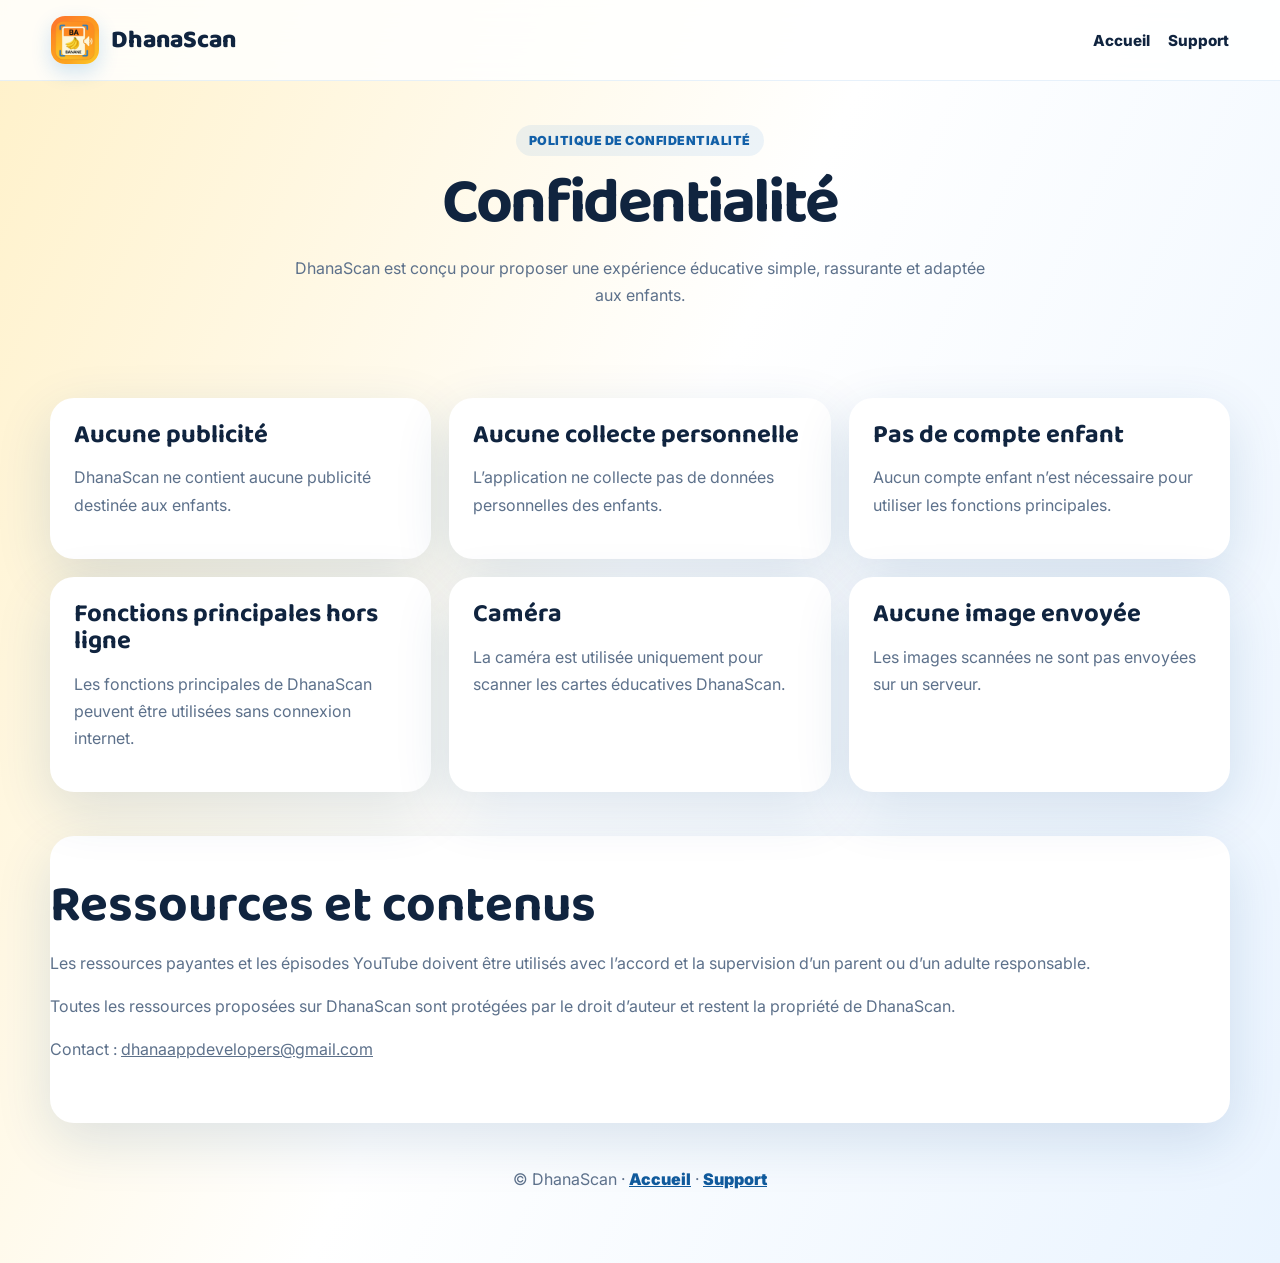
<file: dhanascan-site-final-pro-v3-bilingual/privacy.html>
<!DOCTYPE html>
<html lang="fr">
<head><meta charset="UTF-8"><meta name="viewport" content="width=device-width, initial-scale=1.0"><title>Confidentialité — DhanaScan</title><link rel="stylesheet" href="style.css"></head>
<body>
<header class="site-header"><a class="brand" href="index.html"><img src="assets/logo.png" alt="Logo DhanaScan"><span>DhanaScan</span></a><nav class="site-nav static"><a href="index.html">Accueil</a><a href="support.html">Support</a></nav></header>
<main class="page-main">
<section class="section page-hero"><p class="eyebrow">Politique de confidentialité</p><h1>Confidentialité</h1><p>DhanaScan est conçu pour proposer une expérience éducative simple, rassurante et adaptée aux enfants.</p></section>
<section class="section info-grid">
<article class="info-card"><h2>Aucune publicité</h2><p>DhanaScan ne contient aucune publicité destinée aux enfants.</p></article>
<article class="info-card"><h2>Aucune collecte personnelle</h2><p>L’application ne collecte pas de données personnelles des enfants.</p></article>
<article class="info-card"><h2>Pas de compte enfant</h2><p>Aucun compte enfant n’est nécessaire pour utiliser les fonctions principales.</p></article>
<article class="info-card"><h2>Fonctions principales hors ligne</h2><p>Les fonctions principales de DhanaScan peuvent être utilisées sans connexion internet.</p></article>
<article class="info-card"><h2>Caméra</h2><p>La caméra est utilisée uniquement pour scanner les cartes éducatives DhanaScan.</p></article>
<article class="info-card"><h2>Aucune image envoyée</h2><p>Les images scannées ne sont pas envoyées sur un serveur.</p></article>
</section>
<section class="section card-text"><h2>Ressources et contenus</h2><p>Les ressources payantes et les épisodes YouTube doivent être utilisés avec l’accord et la supervision d’un parent ou d’un adulte responsable.</p><p>Toutes les ressources proposées sur DhanaScan sont protégées par le droit d’auteur et restent la propriété de DhanaScan.</p><p>Contact : <a href="mailto:dhanaappdevelopers@gmail.com">dhanaappdevelopers@gmail.com</a></p></section>
</main>
<footer class="footer"><p>© DhanaScan · <a href="index.html">Accueil</a> · <a href="support.html">Support</a></p></footer>
</body></html>
</file>
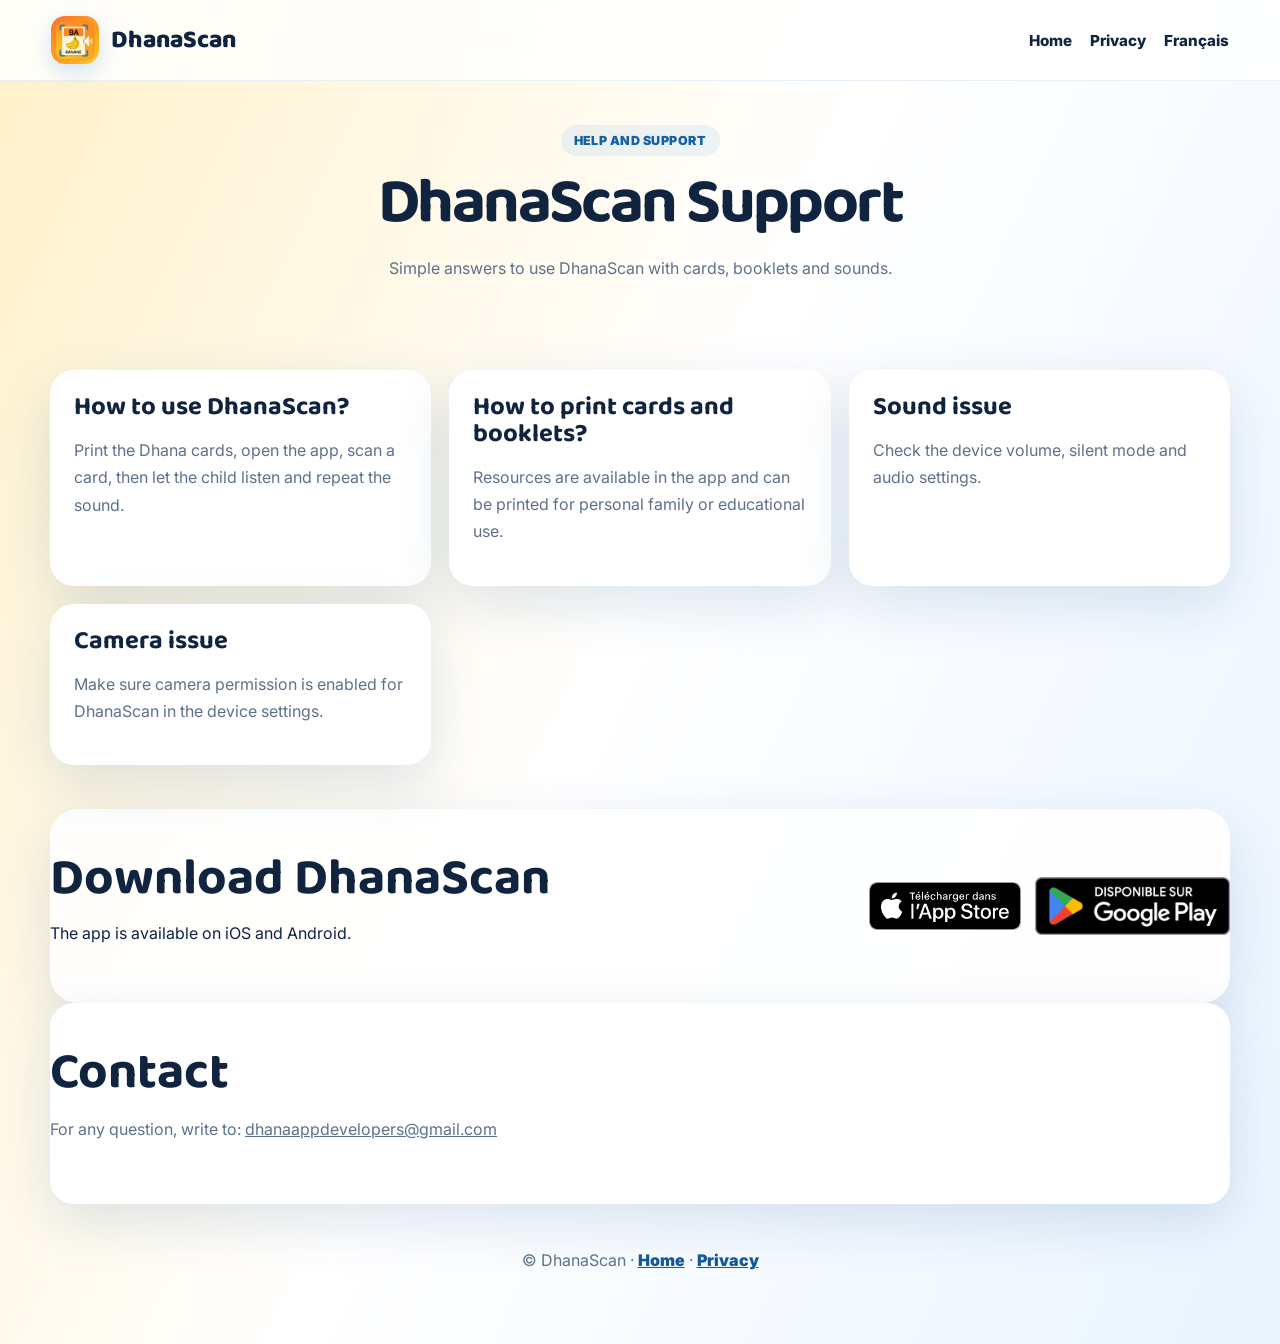
<file: dhanascan-site-final-pro-v3-bilingual/support-en.html>
<!DOCTYPE html>
<html lang="en">
<head><meta charset="UTF-8"><meta name="viewport" content="width=device-width, initial-scale=1.0"><title>Support — DhanaScan</title><link rel="stylesheet" href="style.css"></head>
<body>
<header class="site-header"><a class="brand" href="index-en.html"><img src="assets/logo.png" alt="DhanaScan logo"><span>DhanaScan</span></a><nav class="site-nav static"><a href="index-en.html">Home</a><a href="privacy-en.html">Privacy</a><a href="support.html">Français</a></nav></header>
<main class="page-main">
<section class="section page-hero"><p class="eyebrow">Help and support</p><h1>DhanaScan Support</h1><p>Simple answers to use DhanaScan with cards, booklets and sounds.</p></section>
<section class="section info-grid">
<article class="info-card"><h2>How to use DhanaScan?</h2><p>Print the Dhana cards, open the app, scan a card, then let the child listen and repeat the sound.</p></article>
<article class="info-card"><h2>How to print cards and booklets?</h2><p>Resources are available in the app and can be printed for personal family or educational use.</p></article>
<article class="info-card"><h2>Sound issue</h2><p>Check the device volume, silent mode and audio settings.</p></article>
<article class="info-card"><h2>Camera issue</h2><p>Make sure camera permission is enabled for DhanaScan in the device settings.</p></article>
</section>
<section class="section download-card"><div><h2>Download DhanaScan</h2><p>The app is available on iOS and Android.</p></div><div class="hero-actions"><a href="https://apps.apple.com/fr/app/dhanascan/id6754569638?l=en-GBDhanaScan" target="_blank" rel="noopener" class="store-badge"><img src="assets/appstore-badge.png" alt="Download on the App Store"></a><a href="https://play.google.com/store/apps/details?id=com.jhoomuck.dhanascan&pcampaignid=web_share" target="_blank" rel="noopener" class="store-badge google"><img src="assets/googleplay-badge.png" alt="Get it on Google Play"></a></div></section>
<section class="section card-text"><h2>Contact</h2><p>For any question, write to: <a href="mailto:dhanaappdevelopers@gmail.com">dhanaappdevelopers@gmail.com</a></p></section>
</main>
<footer class="footer"><p>© DhanaScan · <a href="index-en.html">Home</a> · <a href="privacy-en.html">Privacy</a></p></footer>
</body></html>
</file>
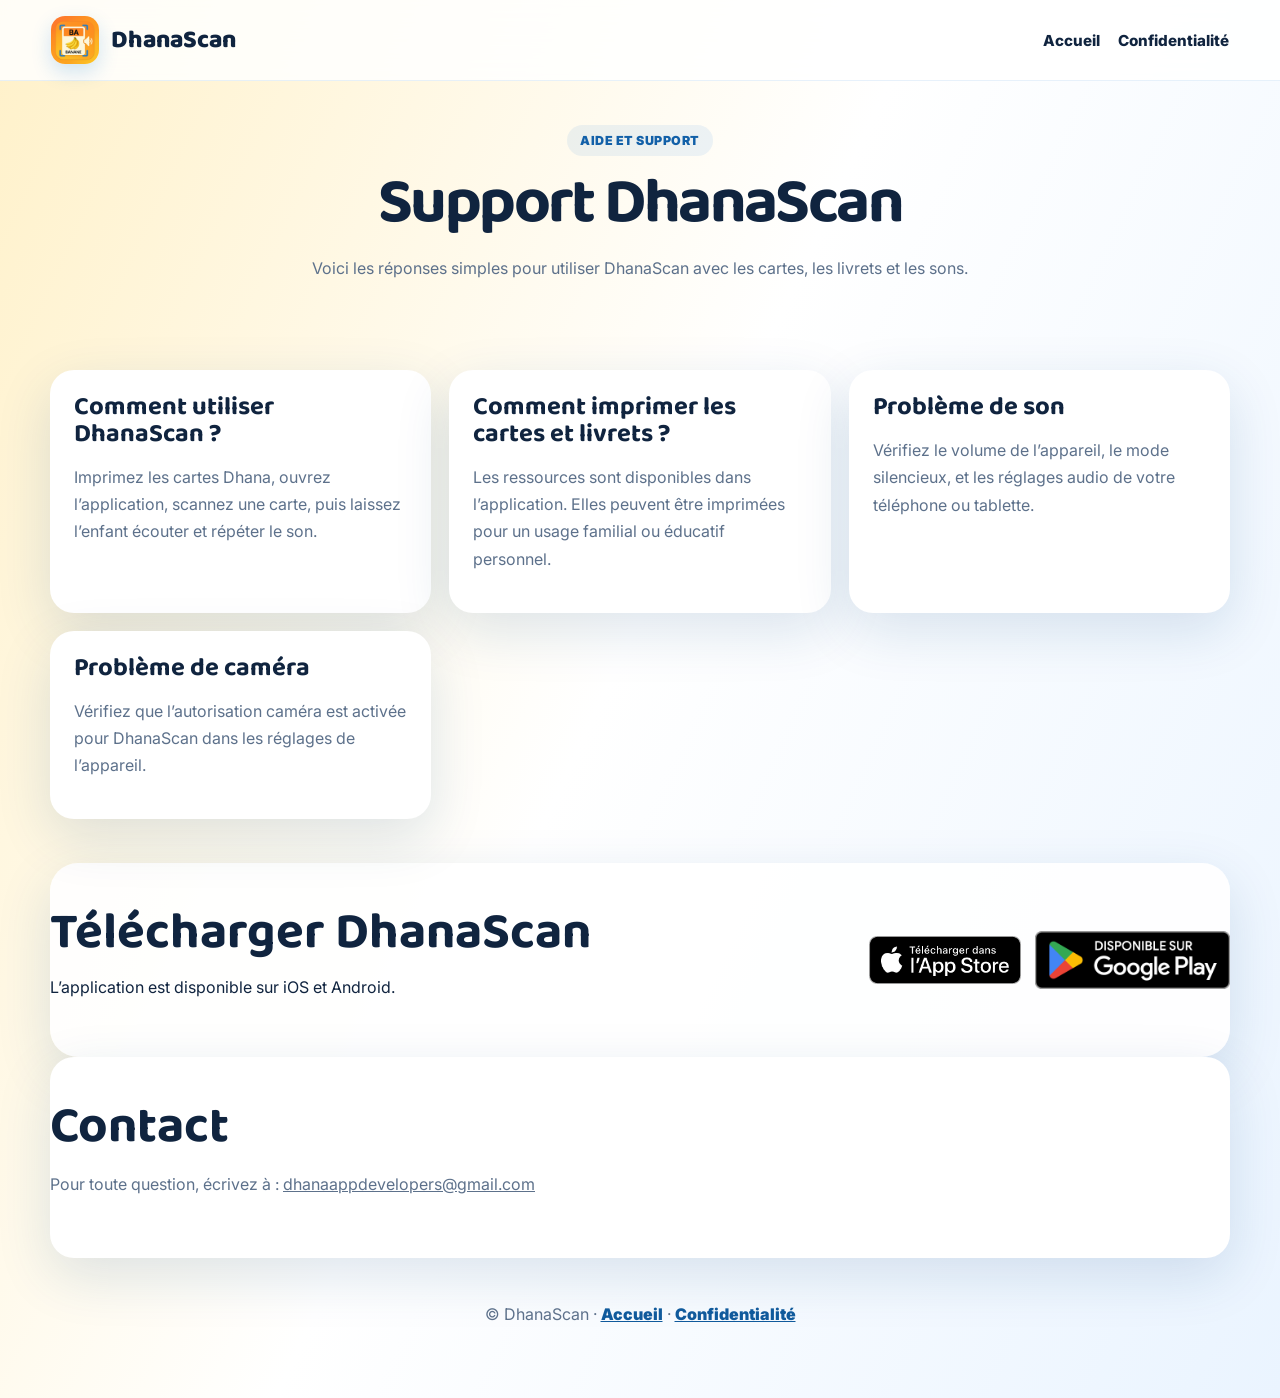
<file: dhanascan-site-final-pro-v3-bilingual/support.html>
<!DOCTYPE html>
<html lang="fr">
<head><meta charset="UTF-8"><meta name="viewport" content="width=device-width, initial-scale=1.0"><title>Support — DhanaScan</title><link rel="stylesheet" href="style.css"></head>
<body>
<header class="site-header"><a class="brand" href="index.html"><img src="assets/logo.png" alt="Logo DhanaScan"><span>DhanaScan</span></a><nav class="site-nav static"><a href="index.html">Accueil</a><a href="privacy.html">Confidentialité</a></nav></header>
<main class="page-main">
<section class="section page-hero"><p class="eyebrow">Aide et support</p><h1>Support DhanaScan</h1><p>Voici les réponses simples pour utiliser DhanaScan avec les cartes, les livrets et les sons.</p></section>
<section class="section info-grid">
<article class="info-card"><h2>Comment utiliser DhanaScan ?</h2><p>Imprimez les cartes Dhana, ouvrez l’application, scannez une carte, puis laissez l’enfant écouter et répéter le son.</p></article>
<article class="info-card"><h2>Comment imprimer les cartes et livrets ?</h2><p>Les ressources sont disponibles dans l’application. Elles peuvent être imprimées pour un usage familial ou éducatif personnel.</p></article>
<article class="info-card"><h2>Problème de son</h2><p>Vérifiez le volume de l’appareil, le mode silencieux, et les réglages audio de votre téléphone ou tablette.</p></article>
<article class="info-card"><h2>Problème de caméra</h2><p>Vérifiez que l’autorisation caméra est activée pour DhanaScan dans les réglages de l’appareil.</p></article>
</section>
<section class="section download-card"><div><h2>Télécharger DhanaScan</h2><p>L’application est disponible sur iOS et Android.</p></div><div class="hero-actions"><a href="https://apps.apple.com/fr/app/dhanascan/id6754569638?l=en-GBDhanaScan" target="_blank" rel="noopener" class="store-badge"><img src="assets/appstore-badge.png" alt="Télécharger dans l’App Store"></a><a href="https://play.google.com/store/apps/details?id=com.jhoomuck.dhanascan&pcampaignid=web_share" target="_blank" rel="noopener" class="store-badge google"><img src="assets/googleplay-badge.png" alt="Disponible sur Google Play"></a></div></section>
<section class="section card-text"><h2>Contact</h2><p>Pour toute question, écrivez à : <a href="mailto:dhanaappdevelopers@gmail.com">dhanaappdevelopers@gmail.com</a></p></section>
</main>
<footer class="footer"><p>© DhanaScan · <a href="index.html">Accueil</a> · <a href="privacy.html">Confidentialité</a></p></footer>
</body></html>
</file>
<file: style.css>
@import url('https://fonts.googleapis.com/css2?family=Baloo+2:wght@500;700;800&family=Inter:wght@400;500;600;700;800&display=swap');

:root{--blue:#1479d6;--blue-dark:#10243f;--ink:#10243f;--muted:#5d718b;--shadow:0 18px 55px rgba(15,73,125,.14);--radius:28px}
*{box-sizing:border-box}
html{scroll-behavior:smooth}
body{margin:0;font-family:Inter,system-ui,-apple-system,BlinkMacSystemFont,"Segoe UI",sans-serif;color:var(--ink);background:linear-gradient(115deg,#fff1c9 0%,#ffffff 48%,#eaf4ff 100%);overflow-x:hidden}
a{color:inherit}img{max-width:100%;display:block}
.site-header{position:sticky;top:0;z-index:20;display:flex;align-items:center;justify-content:space-between;gap:24px;padding:16px clamp(18px,4vw,64px);background:rgba(255,255,255,.84);backdrop-filter:blur(16px);border-bottom:1px solid rgba(20,121,214,.1)}
.brand{display:flex;align-items:center;gap:12px;text-decoration:none;font-family:"Baloo 2",Inter,sans-serif;font-size:1.55rem;font-weight:800;color:var(--blue-dark)}
.brand img{width:48px;height:48px;border-radius:14px;box-shadow:0 8px 20px rgba(20,121,214,.2)}
.site-nav{display:flex;align-items:center;gap:18px;font-size:.95rem;font-weight:800;color:var(--blue-dark)}
.site-nav a{text-decoration:none}.site-nav a:hover{color:var(--blue)}
.menu-button{display:none;border:0;border-radius:14px;background:#e7f5ff;color:var(--blue-dark);font-size:1.4rem;padding:8px 12px}
.section{width:min(1180px,calc(100% - 32px));margin:0 auto;padding:72px 0}
.hero{display:grid;grid-template-columns:1.05fr .95fr;align-items:center;gap:50px;min-height:calc(100vh - 84px)}
.eyebrow{display:inline-flex;margin:0 0 14px;color:#1260a8;font-weight:900;letter-spacing:.04em;text-transform:uppercase;font-size:.78rem;background:rgba(20,121,214,.08);padding:8px 13px;border-radius:999px}
h1,h2,h3{margin:0;line-height:1.05}
h1{font-family:"Baloo 2",Inter,sans-serif;font-size:clamp(2.8rem,7vw,5.8rem);color:var(--blue-dark);letter-spacing:-.04em}
h2{font-family:"Baloo 2",Inter,sans-serif;font-size:clamp(2rem,4vw,3.4rem);color:var(--blue-dark)}
h3{font-size:1.18rem}.lead{margin:22px 0 28px;font-size:1.18rem;line-height:1.75;color:var(--muted);max-width:660px}
.hero-actions{display:flex;align-items:center;flex-wrap:wrap;gap:14px;margin:22px 0}.store-badge img{height:48px;width:auto;object-fit:contain}.store-badge.google img{height:58px}
.trust-list{display:flex;flex-wrap:wrap;gap:10px;margin-top:18px}.trust-list span{padding:9px 13px;border-radius:999px;background:#fff;color:#105a9c;font-weight:900;font-size:.88rem;box-shadow:0 10px 25px rgba(20,121,214,.08)}
.hero-visual{display:flex;justify-content:center}.phone-frame{width:min(360px,90vw);padding:14px;border-radius:42px;background:#0f2945;box-shadow:var(--shadow);transform:rotate(2deg)}.phone-frame img{border-radius:30px;width:100%;aspect-ratio:9/16;object-fit:cover;object-position:top center}
.quote-card,.contact-card,.download-card{display:grid;grid-template-columns:220px 1fr;gap:32px;align-items:center;padding:32px;background:rgba(255,255,255,.92);border-radius:var(--radius);box-shadow:var(--shadow)}
.quote-card img{border-radius:24px;box-shadow:0 12px 30px rgba(15,73,125,.12)}.quote-card p:not(.eyebrow){font-size:1.08rem;line-height:1.75;color:var(--muted)}
.section-heading{text-align:center;max-width:760px;margin:0 auto 34px}.section-heading p:not(.eyebrow){color:var(--muted);line-height:1.7;font-size:1.06rem}
.steps-row{display:grid;grid-template-columns:repeat(5,1fr);gap:18px}.step-mini-card{background:#fff;border-radius:24px;box-shadow:var(--shadow);overflow:hidden;padding-bottom:18px;border:1px solid rgba(20,121,214,.08)}
.step-mini-card img{width:100%;aspect-ratio:1/1;object-fit:cover;border-radius:22px 22px 0 0}.step-mini-card h3{margin:16px 16px 8px}.step-mini-card p{margin:0 16px;color:var(--muted);line-height:1.55;font-size:.95rem}
.blue-section{width:100%;max-width:none;padding:72px max(16px,calc((100% - 1120px)/2));background:linear-gradient(135deg,#dff2ff 0%,#fff4d2 100%)}
.video-grid{display:grid;grid-template-columns:repeat(4,1fr);gap:18px}.video-card{position:relative;min-height:240px;text-decoration:none;color:#fff;overflow:hidden;background:#fff;border-radius:24px;box-shadow:var(--shadow)}
.video-card::after{content:"▶";position:absolute;top:16px;right:16px;width:44px;height:44px;display:grid;place-items:center;border-radius:50%;background:rgba(255,255,255,.88);color:var(--blue);font-weight:900}
.video-card img{width:100%;height:100%;min-height:240px;object-fit:cover}.video-card div{position:absolute;inset:auto 0 0 0;padding:58px 18px 18px;background:linear-gradient(180deg,transparent,rgba(6,34,67,.86))}.video-card span{font-weight:900;font-size:.82rem;color:#ffe885}.video-card h3{margin-top:4px}.video-card.featured{grid-column:span 2}
.resource-grid{display:grid;grid-template-columns:repeat(4,1fr);gap:18px}.resource-card{background:#fff;border-radius:24px;box-shadow:var(--shadow);overflow:hidden;border:1px solid rgba(20,121,214,.08)}
.resource-card img{width:100%;height:250px;object-fit:cover}.resource-card h3{margin:18px 18px 8px}.resource-card p{margin:0 18px 22px;color:var(--muted);line-height:1.65}

.booklet-viewer{display:grid;grid-template-columns:auto minmax(320px,760px) auto;gap:24px;align-items:center;justify-content:center;width:100%;margin:auto}
.booklet-page{background:#fff;border-radius:32px;padding:26px;box-shadow:var(--shadow);display:flex;justify-content:center;align-items:center;min-height:0;overflow:visible}
.booklet-page img{width:100%;height:auto;max-height:760px;object-fit:contain;border-radius:18px;background:#fff;display:block;margin:auto}
.booklet-btn{width:64px;height:64px;border:0;border-radius:50%;background:linear-gradient(135deg,#1479d6,#105a9c);color:#fff;font-size:2.4rem;line-height:1;cursor:pointer;box-shadow:0 12px 28px rgba(20,121,214,.25)}
.booklet-caption{text-align:center;color:var(--muted);font-weight:900;font-size:1.2rem}

.faq-list{max-width:920px;margin:0 auto;display:grid;gap:12px}details{background:#fff;border-radius:20px;box-shadow:0 10px 28px rgba(15,73,125,.09);border:1px solid rgba(20,121,214,.1);overflow:hidden}
summary{cursor:pointer;padding:20px 22px;font-weight:900;color:#105a9c}details p,details ul{margin:0;padding:0 22px 20px;color:var(--muted);line-height:1.7}details li{margin:6px 0}
.contact-card{grid-template-columns:1fr 1fr}.contact-form{display:grid;gap:14px}.contact-form label{display:grid;gap:7px;font-weight:900;color:#105a9c}
input,textarea{width:100%;border:2px solid #d8ecff;border-radius:16px;padding:13px 14px;font:inherit;outline:none;background:#fff}button{border:0;padding:15px 18px;border-radius:18px;background:linear-gradient(135deg,#1479d6,#105a9c);color:#fff;font-weight:900;font:inherit;cursor:pointer;box-shadow:0 12px 28px rgba(20,121,214,.25)}
.footer{text-align:center;width:min(1000px,calc(100% - 32px));margin:0 auto 28px;padding:30px;color:var(--muted)}.footer img{width:64px;height:64px;border-radius:18px;margin:0 auto 12px}.footer a{color:#105a9c;font-weight:900}
.page-main .section{padding:44px 0}.page-hero{text-align:center}.page-hero h1{font-size:clamp(2.4rem,6vw,4rem)}.page-hero p:not(.eyebrow){max-width:720px;margin:18px auto 0;color:var(--muted);line-height:1.7}
.info-grid{display:grid;grid-template-columns:repeat(3,1fr);gap:18px}.info-card,.card-text{background:#fff;border-radius:24px;box-shadow:var(--shadow);padding:24px}.info-card h2{font-size:1.6rem;margin-bottom:10px}.info-card p,.card-text p{color:var(--muted);line-height:1.7}.download-card{grid-template-columns:1fr auto}
@media(max-width:1050px){.steps-row{grid-template-columns:repeat(3,1fr)}.hero{grid-template-columns:1fr;text-align:center;padding-top:44px}.lead{margin-left:auto;margin-right:auto}.hero-actions,.trust-list{justify-content:center}.resource-grid{grid-template-columns:repeat(2,1fr)}.video-grid{grid-template-columns:repeat(2,1fr)}.info-grid{grid-template-columns:repeat(2,1fr)}.contact-card,.download-card,.quote-card{grid-template-columns:1fr}.quote-card img{max-width:220px;margin:auto}}
@media(max-width:760px){.menu-button{display:block}.site-nav{position:absolute;top:72px;left:16px;right:16px;display:none;flex-direction:column;align-items:flex-start;padding:18px;border-radius:20px;background:#fff;box-shadow:var(--shadow)}.site-nav.open{display:flex}.site-nav.static{position:static;display:flex;flex-direction:row;box-shadow:none;background:transparent;padding:0}.section{width:min(100% - 24px,1180px);padding:48px 0}.steps-row,.resource-grid,.video-grid,.info-grid{grid-template-columns:1fr}.video-card.featured{grid-column:auto}.resource-card img{height:230px}.store-badge img{height:42px}.store-badge.google img{height:52px}.booklet-viewer{grid-template-columns:1fr}.booklet-btn{margin:auto}.booklet-page{padding:14px}.booklet-page img{max-height:none;width:100%}.step-mini-card img{aspect-ratio:1.25/1}}

/* DhanaScan SERCER update */
.compact-lead{margin-top:-14px}
.sercer-row{grid-template-columns:repeat(6,1fr)}
.sercer-word{font-weight:900}.sercer-word.scan,.scan-text{color:#1479d6}.sercer-word.listen,.listen-text{color:#ff8a22}.sercer-word.repeat,.repeat-text{color:#34a853}.sercer-word.colour,.colour-text{color:#9b5de5}.sercer-word.exercise,.exercise-text{color:#f4b400}.sercer-word.reinforce,.reinforce-text{color:#e63946}
.sercer-letter{display:inline-grid;place-items:center;width:28px;height:28px;margin-right:6px;border-radius:10px;color:#fff;font-weight:900}.sercer-letter.scan{background:#1479d6}.sercer-letter.listen{background:#ff8a22}.sercer-letter.repeat{background:#34a853}.sercer-letter.colour{background:#9b5de5}.sercer-letter.exercise{background:#f4b400;color:#10243f}.sercer-letter.reinforce{background:#e63946}
.learning-grid{grid-template-columns:repeat(3,1fr)}
.english-section{border-top:1px solid rgba(20,121,214,.12)}
.english-card img{object-fit:cover;object-position:top center;max-height:420px;width:220px}
@media(max-width:1050px){.sercer-row{grid-template-columns:repeat(3,1fr)}.learning-grid{grid-template-columns:repeat(2,1fr)}}
@media(max-width:760px){.sercer-row,.learning-grid{grid-template-columns:1fr}.english-card img{width:100%;max-height:none}}
</file>
<file: dhanascan-site-final-pro-v3-bilingual/style.css>
@import url('https://fonts.googleapis.com/css2?family=Baloo+2:wght@500;700;800&family=Inter:wght@400;500;600;700;800&display=swap');

:root{--blue:#1479d6;--blue-dark:#10243f;--ink:#10243f;--muted:#5d718b;--shadow:0 18px 55px rgba(15,73,125,.14);--radius:28px}
*{box-sizing:border-box}
html{scroll-behavior:smooth}
body{margin:0;font-family:Inter,system-ui,-apple-system,BlinkMacSystemFont,"Segoe UI",sans-serif;color:var(--ink);background:linear-gradient(115deg,#fff1c9 0%,#ffffff 48%,#eaf4ff 100%);overflow-x:hidden}
a{color:inherit}img{max-width:100%;display:block}
.site-header{position:sticky;top:0;z-index:20;display:flex;align-items:center;justify-content:space-between;gap:24px;padding:16px clamp(18px,4vw,64px);background:rgba(255,255,255,.84);backdrop-filter:blur(16px);border-bottom:1px solid rgba(20,121,214,.1)}
.brand{display:flex;align-items:center;gap:12px;text-decoration:none;font-family:"Baloo 2",Inter,sans-serif;font-size:1.55rem;font-weight:800;color:var(--blue-dark)}
.brand img{width:48px;height:48px;border-radius:14px;box-shadow:0 8px 20px rgba(20,121,214,.2)}
.site-nav{display:flex;align-items:center;gap:18px;font-size:.95rem;font-weight:800;color:var(--blue-dark)}
.site-nav a{text-decoration:none}.site-nav a:hover{color:var(--blue)}
.menu-button{display:none;border:0;border-radius:14px;background:#e7f5ff;color:var(--blue-dark);font-size:1.4rem;padding:8px 12px}
.section{width:min(1180px,calc(100% - 32px));margin:0 auto;padding:72px 0}
.hero{display:grid;grid-template-columns:1.05fr .95fr;align-items:center;gap:50px;min-height:calc(100vh - 84px)}
.eyebrow{display:inline-flex;margin:0 0 14px;color:#1260a8;font-weight:900;letter-spacing:.04em;text-transform:uppercase;font-size:.78rem;background:rgba(20,121,214,.08);padding:8px 13px;border-radius:999px}
h1,h2,h3{margin:0;line-height:1.05}
h1{font-family:"Baloo 2",Inter,sans-serif;font-size:clamp(2.8rem,7vw,5.8rem);color:var(--blue-dark);letter-spacing:-.04em}
h2{font-family:"Baloo 2",Inter,sans-serif;font-size:clamp(2rem,4vw,3.4rem);color:var(--blue-dark)}
h3{font-size:1.18rem}.lead{margin:22px 0 28px;font-size:1.18rem;line-height:1.75;color:var(--muted);max-width:660px}
.hero-actions{display:flex;align-items:center;flex-wrap:wrap;gap:14px;margin:22px 0}.store-badge img{height:48px;width:auto;object-fit:contain}.store-badge.google img{height:58px}
.trust-list{display:flex;flex-wrap:wrap;gap:10px;margin-top:18px}.trust-list span{padding:9px 13px;border-radius:999px;background:#fff;color:#105a9c;font-weight:900;font-size:.88rem;box-shadow:0 10px 25px rgba(20,121,214,.08)}
.hero-visual{display:flex;justify-content:center}.phone-frame{width:min(360px,90vw);padding:14px;border-radius:42px;background:#0f2945;box-shadow:var(--shadow);transform:rotate(2deg)}.phone-frame img{border-radius:30px;width:100%;aspect-ratio:9/16;object-fit:cover;object-position:top center}
.quote-card,.contact-card,.download-card{display:grid;grid-template-columns:220px 1fr;gap:32px;align-items:center;padding:32px;background:rgba(255,255,255,.92);border-radius:var(--radius);box-shadow:var(--shadow)}
.quote-card img{border-radius:24px;box-shadow:0 12px 30px rgba(15,73,125,.12)}.quote-card p:not(.eyebrow){font-size:1.08rem;line-height:1.75;color:var(--muted)}
.section-heading{text-align:center;max-width:760px;margin:0 auto 34px}.section-heading p:not(.eyebrow){color:var(--muted);line-height:1.7;font-size:1.06rem}
.steps-row{display:grid;grid-template-columns:repeat(5,1fr);gap:18px}.step-mini-card{background:#fff;border-radius:24px;box-shadow:var(--shadow);overflow:hidden;padding-bottom:18px;border:1px solid rgba(20,121,214,.08)}
.step-mini-card img{width:100%;aspect-ratio:1/1;object-fit:cover;border-radius:22px 22px 0 0}.step-mini-card h3{margin:16px 16px 8px}.step-mini-card p{margin:0 16px;color:var(--muted);line-height:1.55;font-size:.95rem}
.blue-section{width:100%;max-width:none;padding:72px max(16px,calc((100% - 1120px)/2));background:linear-gradient(135deg,#dff2ff 0%,#fff4d2 100%)}
.video-grid{display:grid;grid-template-columns:repeat(4,1fr);gap:18px}.video-card{position:relative;min-height:240px;text-decoration:none;color:#fff;overflow:hidden;background:#fff;border-radius:24px;box-shadow:var(--shadow)}
.video-card::after{content:"▶";position:absolute;top:16px;right:16px;width:44px;height:44px;display:grid;place-items:center;border-radius:50%;background:rgba(255,255,255,.88);color:var(--blue);font-weight:900}
.video-card img{width:100%;height:100%;min-height:240px;object-fit:cover}.video-card div{position:absolute;inset:auto 0 0 0;padding:58px 18px 18px;background:linear-gradient(180deg,transparent,rgba(6,34,67,.86))}.video-card span{font-weight:900;font-size:.82rem;color:#ffe885}.video-card h3{margin-top:4px}.video-card.featured{grid-column:span 2}
.resource-grid{display:grid;grid-template-columns:repeat(4,1fr);gap:18px}.resource-card{background:#fff;border-radius:24px;box-shadow:var(--shadow);overflow:hidden;border:1px solid rgba(20,121,214,.08)}
.resource-card img{width:100%;height:250px;object-fit:cover}.resource-card h3{margin:18px 18px 8px}.resource-card p{margin:0 18px 22px;color:var(--muted);line-height:1.65}

.booklet-viewer{display:grid;grid-template-columns:auto minmax(320px,760px) auto;gap:24px;align-items:center;justify-content:center;width:100%;margin:auto}
.booklet-page{background:#fff;border-radius:32px;padding:26px;box-shadow:var(--shadow);display:flex;justify-content:center;align-items:center;min-height:0;overflow:visible}
.booklet-page img{width:100%;height:auto;max-height:760px;object-fit:contain;border-radius:18px;background:#fff;display:block;margin:auto}
.booklet-btn{width:64px;height:64px;border:0;border-radius:50%;background:linear-gradient(135deg,#1479d6,#105a9c);color:#fff;font-size:2.4rem;line-height:1;cursor:pointer;box-shadow:0 12px 28px rgba(20,121,214,.25)}
.booklet-caption{text-align:center;color:var(--muted);font-weight:900;font-size:1.2rem}

.faq-list{max-width:920px;margin:0 auto;display:grid;gap:12px}details{background:#fff;border-radius:20px;box-shadow:0 10px 28px rgba(15,73,125,.09);border:1px solid rgba(20,121,214,.1);overflow:hidden}
summary{cursor:pointer;padding:20px 22px;font-weight:900;color:#105a9c}details p,details ul{margin:0;padding:0 22px 20px;color:var(--muted);line-height:1.7}details li{margin:6px 0}
.contact-card{grid-template-columns:1fr 1fr}.contact-form{display:grid;gap:14px}.contact-form label{display:grid;gap:7px;font-weight:900;color:#105a9c}
input,textarea{width:100%;border:2px solid #d8ecff;border-radius:16px;padding:13px 14px;font:inherit;outline:none;background:#fff}button{border:0;padding:15px 18px;border-radius:18px;background:linear-gradient(135deg,#1479d6,#105a9c);color:#fff;font-weight:900;font:inherit;cursor:pointer;box-shadow:0 12px 28px rgba(20,121,214,.25)}
.footer{text-align:center;width:min(1000px,calc(100% - 32px));margin:0 auto 28px;padding:30px;color:var(--muted)}.footer img{width:64px;height:64px;border-radius:18px;margin:0 auto 12px}.footer a{color:#105a9c;font-weight:900}
.page-main .section{padding:44px 0}.page-hero{text-align:center}.page-hero h1{font-size:clamp(2.4rem,6vw,4rem)}.page-hero p:not(.eyebrow){max-width:720px;margin:18px auto 0;color:var(--muted);line-height:1.7}
.info-grid{display:grid;grid-template-columns:repeat(3,1fr);gap:18px}.info-card,.card-text{background:#fff;border-radius:24px;box-shadow:var(--shadow);padding:24px}.info-card h2{font-size:1.6rem;margin-bottom:10px}.info-card p,.card-text p{color:var(--muted);line-height:1.7}.download-card{grid-template-columns:1fr auto}
@media(max-width:1050px){.steps-row{grid-template-columns:repeat(3,1fr)}.hero{grid-template-columns:1fr;text-align:center;padding-top:44px}.lead{margin-left:auto;margin-right:auto}.hero-actions,.trust-list{justify-content:center}.resource-grid{grid-template-columns:repeat(2,1fr)}.video-grid{grid-template-columns:repeat(2,1fr)}.info-grid{grid-template-columns:repeat(2,1fr)}.contact-card,.download-card,.quote-card{grid-template-columns:1fr}.quote-card img{max-width:220px;margin:auto}}
@media(max-width:760px){.menu-button{display:block}.site-nav{position:absolute;top:72px;left:16px;right:16px;display:none;flex-direction:column;align-items:flex-start;padding:18px;border-radius:20px;background:#fff;box-shadow:var(--shadow)}.site-nav.open{display:flex}.site-nav.static{position:static;display:flex;flex-direction:row;box-shadow:none;background:transparent;padding:0}.section{width:min(100% - 24px,1180px);padding:48px 0}.steps-row,.resource-grid,.video-grid,.info-grid{grid-template-columns:1fr}.video-card.featured{grid-column:auto}.resource-card img{height:230px}.store-badge img{height:42px}.store-badge.google img{height:52px}.booklet-viewer{grid-template-columns:1fr}.booklet-btn{margin:auto}.booklet-page{padding:14px}.booklet-page img{max-height:none;width:100%}.step-mini-card img{aspect-ratio:1.25/1}}


/* Article / About section */
.about-article{
  display:grid;
  grid-template-columns:1fr 1.15fr;
  gap:28px;
  align-items:center;
  background:rgba(255,255,255,.94);
  border-radius:28px;
  padding:32px;
  box-shadow:var(--shadow);
}
.about-article img{
  width:100%;
  border-radius:22px;
  box-shadow:0 12px 30px rgba(15,73,125,.13);
}
.about-article p{
  color:var(--muted);
  line-height:1.75;
}
.lang-switch{
  display:inline-flex;
  gap:8px;
  align-items:center;
  padding:8px 12px;
  border-radius:999px;
  background:#ffffff;
  box-shadow:0 8px 18px rgba(15,73,125,.08);
  font-weight:900;
}
.lang-switch a{
  text-decoration:none;
  color:#105a9c;
}
.lang-switch .active{
  color:#10243f;
}
@media(max-width:850px){
  .about-article{grid-template-columns:1fr}
}
</file>
